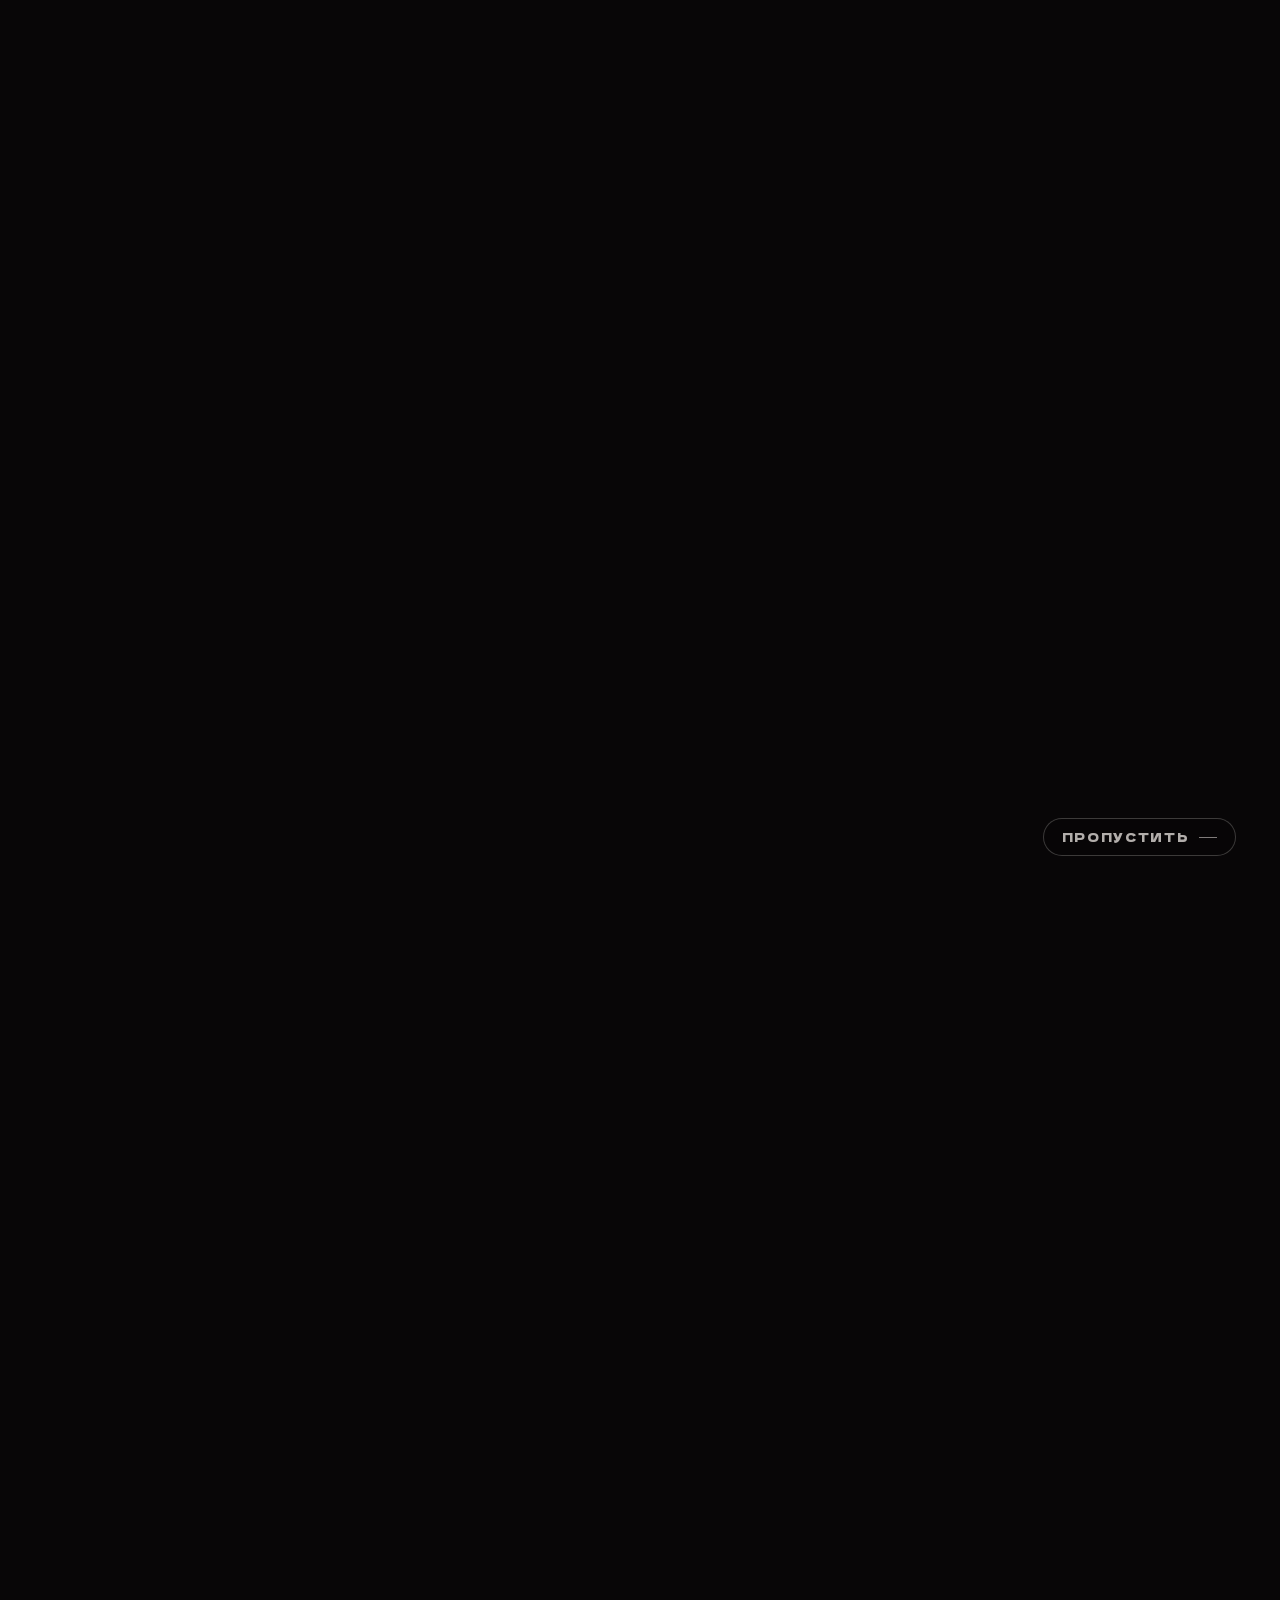
<file: site/index.html>
<!DOCTYPE html>
<html lang="ru" class="is-intro">
<head>
  <meta charset="UTF-8" />
  <meta name="viewport" content="width=device-width, initial-scale=1" />
  <title>Суровая премия — профессиональная премия в сфере интернет-маркетинга и SMM</title>
  <meta name="description" content="Суровая премия — профессиональная премия в сфере интернет-маркетинга и SMM от команды Сурового Питерского форума. Приём заявок: 24 октября 2026 — 17 марта 2027." />
  <meta name="robots" content="noindex, nofollow" />
  <meta name="theme-color" content="#080607" />
  <link rel="icon" href="logo.svg" type="image/svg+xml" />
  <link rel="preload" href="fonts/golos-text-cyrillic.woff2" as="font" type="font/woff2" crossorigin />
  <link rel="preload" href="fonts/golos-text-latin.woff2" as="font" type="font/woff2" crossorigin />
  <link rel="preload" href="fonts/Involve-Regular.woff2" as="font" type="font/woff2" crossorigin />
  <link rel="preload" href="fonts/dela-gothic-one-cyrillic.woff2" as="font" type="font/woff2" crossorigin />
  <link rel="stylesheet" href="css/tokens.css?v=10" />
  <link rel="stylesheet" href="css/style.css?v=139" />
  <link rel="stylesheet" href="css/typewriter.css?v=1" />
  <link rel="stylesheet" href="css/bike-loader.css?v=3" />
  <link rel="stylesheet" href="css/nominations-fire.css?v=1" />
  <link rel="stylesheet" href="css/tariffs.css?v=6" />
  <link rel="stylesheet" href="css/scroll-burn.css?v=9" />
  <link rel="stylesheet" href="css/fire.css?v=3" />
  <link rel="stylesheet" href="css/partners-form.css?v=1" />
  <link rel="stylesheet" href="css/shiny-button.css?v=2" />
  <link rel="stylesheet" href="css/fire-button.css?v=12" />
  <link rel="stylesheet" href="css/fire-buttons.css?v=4" />
  <link rel="stylesheet" href="css/intro.css?v=9" />
  <noscript>
    <style>
      .intro { display: none !important; }
      body.is-intro { position: static; overflow: auto; }
      html.is-intro { overflow: auto; }
      body.is-intro .site,
      body.is-intro .fire-scene { opacity: 1; pointer-events: auto; }
    </style>
  </noscript>

  <!-- Пиксели и метрики -->
  <script src="js/metrics.js?v=1" defer></script>
</head>
<body class="is-intro">

  <noscript><div><img src="https://mc.yandex.ru/watch/114110981" style="position:absolute; left:-9999px;" alt="" /></div></noscript>

  <!-- Заставка: огонь виден только внутри логотипа и слогана -->
  <div class="intro" id="intro" data-intro>
    <canvas class="intro__canvas" data-intro-canvas aria-hidden="true"></canvas>
    <div class="intro__vignette" aria-hidden="true"></div>
    <video class="intro__video"
           data-intro-video
           muted
           loop
           playsinline
           webkit-playsinline
           preload="auto"
           disablepictureinpicture
           disableremoteplayback
           aria-hidden="true"></video>

    <button class="intro__skip" type="button" data-intro-skip>Пропустить</button>
  </div>

<div class="fire-scene fire-scene--dim"
     data-fire-scene
     data-wait="full"
     data-rate="0.7"
     aria-hidden="true">
  <div class="fire-media">
    <video class="fire-video"
           muted
           loop
           playsinline
           webkit-playsinline
           preload="auto"
           disablepictureinpicture
           disableremoteplayback
           data-src-desktop="media/fire/fire-desktop-1440-loop.mp4"
           data-src-mobile="media/fire/fire-mobile-540-loop.mp4"></video>
  </div>

  <canvas class="fire-sparks" aria-hidden="true"></canvas>
</div>

<div class="site">

<header class="header">
  <div class="wrap header__inner">
    <a class="logo" href="index.html" aria-label="Суровая премия — на главную">
      <img class="logo__img" src="logo.svg" alt="Суровая премия" width="230" height="45" />
    </a>

    <nav class="nav" id="nav">
      <ul class="nav__list">
        <li><a href="#about">О премии</a></li>
        <li><a href="#nominations">Номинации</a></li>
        <li><a href="jury.html">Жюри</a></li>
        <li><a href="#pricing">Стоимость</a></li>
        <li><a href="#partners" data-partner-open>Стать партнёром</a></li>
        <li><a href="#contacts">Контакты</a></li>
      </ul>
      <a class="btn btn--sm" href="#pricing">Подать заявку</a>

      <div class="nav__contacts">
        <span class="nav__contacts-label">Контакты</span>
        <a class="nav__mail" href="mailto:info@smmconfa.ru">info@smmconfa.ru</a>
        <div class="socials nav__socials">
          <a class="socials__link socials__link--tg" href="https://t.me/surrrovo" target="_blank" rel="noopener" aria-label="Telegram" title="Telegram">
            <svg viewBox="0 0 44 37" role="img" aria-hidden="true" focusable="false"><path fill="currentColor" d="M2.68367 16.3994C2.68367 16.3994 21.9309 8.50037 28.6061 5.71892C31.1651 4.60643 39.843 1.04616 39.843 1.04616C39.843 1.04616 43.8482 -0.511328 43.5144 3.27129C43.4031 4.82893 42.5131 10.2804 41.6231 16.1769C40.288 24.5211 38.8417 33.644 38.8417 33.644C38.8417 33.644 38.6192 36.203 36.7278 36.648C34.8365 37.093 31.7213 35.0905 31.1651 34.6453C30.7199 34.3117 22.8209 29.3051 19.9283 26.8574C19.1494 26.19 18.2594 24.855 20.0394 23.2973C24.0447 19.6259 28.8286 15.0644 31.7213 12.1718C33.0564 10.8367 34.3914 7.72155 28.8286 11.5042C20.9296 16.9558 13.1417 22.0735 13.1417 22.0735C13.1417 22.0735 11.3616 23.186 8.02393 22.1847C4.68616 21.1835 0.792211 19.8484 0.792211 19.8484C0.792211 19.8484 -1.87776 18.1796 2.68367 16.3994Z"/></svg>
          </a>
          <a class="socials__link socials__link--vk" href="https://vk.com/smmconfa" target="_blank" rel="noopener" aria-label="ВКонтакте" title="ВКонтакте">
            <svg viewBox="0 0 49 30" role="img" aria-hidden="true" focusable="false"><path fill="currentColor" fill-rule="evenodd" clip-rule="evenodd" d="M47.6416 2.69182C47.9846 1.54843 47.6416 0.748047 46.0409 0.748047H40.705C39.3329 0.748047 38.7231 1.4722 38.3801 2.27258C38.3801 2.27258 35.6741 8.90429 31.8246 13.173C30.5669 14.4307 30.0333 14.8119 29.3472 14.8119C29.0042 14.8119 28.5088 14.4307 28.5088 13.2873V2.69182C28.5088 1.31975 28.1276 0.748047 26.9842 0.748047H18.5993C17.7608 0.748047 17.2272 1.39597 17.2272 1.96767C17.2272 3.26352 19.1329 3.56843 19.3616 7.15108V15.0024C19.3616 16.7175 19.0567 17.0224 18.3706 17.0224C16.5793 17.0224 12.1581 10.3907 9.56644 2.76805C9.03285 1.35786 8.53738 0.748047 7.1653 0.748047H1.82944C0.304906 0.748047 0 1.4722 0 2.27258C0 3.68277 1.79132 10.6956 8.42304 19.9572C12.8442 26.284 19.0567 29.7142 24.6974 29.7142C28.0895 29.7142 28.5088 28.9519 28.5088 27.656V22.8538C28.5088 21.3292 28.8137 21.0243 29.9189 21.0243C30.7193 21.0243 32.0533 21.4055 35.2167 24.4545C38.8375 28.0753 39.4473 29.7142 41.4673 29.7142H46.8031C48.3277 29.7142 49.0899 28.9519 48.6326 27.4655C48.1371 25.9791 46.422 23.8066 44.1352 21.2149C42.8775 19.7285 41.0099 18.1658 40.4763 17.3654C39.6759 16.3364 39.9046 15.879 40.4763 15.0024C40.4763 14.9643 46.9937 5.81712 47.6416 2.69182Z"/></svg>
          </a>
          <a class="socials__link socials__link--max" href="https://max.ru/channel_smmconfa" target="_blank" rel="noopener" aria-label="MAX" title="MAX">
            <svg viewBox="0 0 720 720" role="img" aria-hidden="true" focusable="false"><path fill="currentColor" d="M350.4,9.6C141.8,20.5,4.1,184.1,12.8,390.4c3.8,90.3,40.1,168,48.7,253.7,2.2,22.2-4.2,49.6,21.4,59.3,31.5,11.9,79.8-8.1,106.2-26.4,9-6.1,17.6-13.2,24.2-22,27.3,18.1,53.2,35.6,85.7,43.4,143.1,34.3,299.9-44.2,369.6-170.3C799.6,291.2,622.5-4.6,350.4,9.6h0ZM269.4,504c-11.3,8.8-22.2,20.8-34.7,27.7-18.1,9.7-23.7-.4-30.5-16.4-21.4-50.9-24-137.6-11.5-190.9,16.8-72.5,72.9-136.3,150-143.1,78-6.9,150.4,32.7,183.1,104.2,72.4,159.1-112.9,316.2-256.4,218.6h0Z"/></svg>
          </a>
        </div>
      </div>
    </nav>

    <a class="btn btn--sm header__cta" href="#pricing">Подать заявку</a>

    <a class="header__apply" href="#pricing">Подать заявку</a>

    <button class="burger" type="button" id="burger" aria-label="Меню" aria-expanded="false" aria-controls="nav">
      <span></span><span></span><span></span>
    </button>
  </div>
</header>

<main>

  <!-- 2. ПЕРВЫЙ ЭКРАН -->
  <section class="hero" id="top">
    <div class="wrap">
      <h1 class="hero__brand">
        <img class="hero__logo" src="logo.svg" alt="" width="230" height="45" />
        <span class="sr-only">Суровая премия</span>
      </h1>

      <p class="hero__sub" data-slogan><span data-slogan-line>Получи свой Оскар</span><br />в маркетинге</p>

      <div class="hero__bottom">
        <div class="hero__main">
          <div class="hero__text">
            <p class="lead">Профессиональная премия в сфере интернет-маркетинга и SMM от команды Сурового Питерского форума.</p>
            <p class="lead">За каждым сильным кейсом стоят люди. Представьте свой проект экспертному жюри и поборитесь за профессиональное признание результатов вашей работы.</p>
          </div>
        </div>

        <aside class="hero__aside">
          <div class="hero__cta">
            <a class="btn" href="#pricing">Подать заявку</a>
            <a class="shiny-btn shiny-btn--site shiny-btn--outline" href="#nominations"><span>Смотреть номинации</span></a>
          </div>

          <div class="dates-line">
            <div class="dates-line__label">Приём заявок</div>
            <div class="dates-line__value">24 октября 2026 — 17 марта 2027</div>
          </div>
          <div class="dates-line">
            <div class="dates-line__label">Церемония награждения</div>
            <div class="dates-line__value">28 апреля 2027</div>
          </div>
        </aside>
      </div>
    </div>

    <button class="fire-toggle" type="button" data-fire-toggle data-state="paused" hidden>
      <span class="sr-only" data-fire-label>Пауза фона</span>
      <svg class="fire-icon fire-icon--pause" viewBox="0 0 24 24" aria-hidden="true" focusable="false">
        <path d="M9 6v12M15 6v12" fill="none" stroke="currentColor" stroke-width="1.4" stroke-linecap="round"/>
      </svg>
      <svg class="fire-icon fire-icon--play" viewBox="0 0 24 24" aria-hidden="true" focusable="false">
        <path d="M9 6.5 18 12l-9 5.5z" fill="none" stroke="currentColor" stroke-width="1.4" stroke-linejoin="round"/>
      </svg>
    </button>
  </section>

  <!-- 3. О ПРЕМИИ -->
  <section class="section burn-host" id="about">
    <div class="wrap">
      <div class="section-head">
        <span class="eyebrow">О премии</span>
        <h2>О Суровой премии</h2>
      </div>
      <div class="grid grid--2 about">
        <div>
          <p>Суровая премия — профессиональный конкурс для специалистов, агентств и компаний, которые реализуют проекты в интернет-маркетинге и SMM.</p>
          <p style="margin-top:16px">Здесь можно представить собственную работу как специалиста или конкретный проект команды: рекламную кампанию, контент, комплексный SMM или маркетинг в определённой отрасли.</p>
        </div>
        <div>
          <p>Основа участия — кейс с подтверждёнными результатами. Экспертное жюри рассмотрит представленные работы, сформирует шорт-лист и определит победителей в номинациях.</p>
        </div>
      </div>
    </div>
    <div class="burn burn--viewport" data-burn data-color="#ECE9E3" aria-hidden="true"></div>
  </section>

  <!-- 4. МИССИЯ -->
  <section class="section section--soft burn-next burn-host" id="mission">
    <div class="wrap">
      <div class="mission">
        <span class="eyebrow">Миссия</span>
        <h2 class="mission__title" data-burn-title style="margin-bottom:32px"><span class="mission__baseline" aria-hidden="true"></span><span class="mission__title-text">Сильная работа заслуживает признания</span><canvas class="mission__burn" aria-hidden="true"></canvas></h2>
        <div class="prose">
          <p>За результатами маркетинга стоят люди: их идеи, решения, эксперименты и месяцы работы. Часто эти достижения остаются внутри команды или в отчёте для заказчика.</p>
          <p>Мы создаём Суровую премию, чтобы находить сильные работы в интернет-маркетинге и SMM и отмечать специалистов и команды, которые за ними стоят.</p>
          <p>Чтобы профессиональное признание опиралось на конкретные кейсы и подтверждённые результаты.</p>
        </div>
      </div>
    </div>
    <div class="burn burn--viewport" data-burn data-color="#080607" aria-hidden="true"></div>
  </section>

  <!-- 5. ПРИНЦИПЫ -->
  <section class="section section--principles burn-next burn-host" id="principles">
    <div class="wrap">
      <div class="mission">
        <span class="eyebrow">Принципы премии</span>
        <h2 style="margin-bottom:32px">Победу нельзя купить</h2>
        <div class="prose">
          <p>Работы рассмотрит небольшой состав экспертов с многолетним опытом в интернет-маркетинге и SMM.</p>
          <p>Мы строим оценку на единых правилах и независимости решений. Принцип Суровой премии — исключить обмен голосами и договорённости о взаимной поддержке участников.</p>
          <p>Оплата даёт возможность представить работу на конкурс. Награду определяет экспертная оценка кейса.</p>
        </div>
      </div>
    </div>
    <div class="axe" aria-hidden="true"><img src="img/topor.png" alt="" width="335" height="400" loading="eager" decoding="async" /></div>
    <div class="burn burn--viewport" data-burn data-color="#ECE9E3" aria-hidden="true"></div>
  </section>

  <!-- 6. ДЛЯ КОГО -->
  <section class="section section--soft burn-next burn-host" id="participants">
    <div class="wrap">
      <div class="section-head">
        <span class="eyebrow">Кто может участвовать</span>
        <h2>Для тех, кто делает маркетинг</h2>
        <p class="lead">Работаете самостоятельно, развиваете агентство или отвечаете за маркетинг внутри компании? Если у вас есть реализованный проект и результаты, которые можно подтвердить, рассмотрите участие в Суровой премии.</p>
        <p class="lead">К участию рассматриваются проекты, реализованные в 2025–2026 годах.</p>
      </div>

      <div class="grid grid--3">
        <article class="card">
          <span class="card__num">01</span>
          <h3>Специалисты и фрилансеры</h3>
          <p class="muted">Работаете на себя или в найме и самостоятельно ведёте направление? В блоке «Люди в маркетинге» можно представить собственную работу и профессиональные достижения.</p>
          <img class="card__figure" src="img/relics/3-compass.webp" alt="" width="600" height="600" loading="lazy" decoding="async" />
        </article>
        <article class="card">
          <span class="card__num">02</span>
          <h3>Агентства и группы специалистов</h3>
          <p class="muted">Создаёте проекты для заказчиков? Представьте кейс, который показывает, какие задачи вы решаете, как работаете и какого результата добиваетесь. Оцениваем конкретные проекты и кампании.</p>
          <img class="card__figure" src="img/relics-3/3-luchina-bundle.webp" alt="" width="600" height="600" loading="lazy" decoding="async" />
        </article>
        <article class="card">
          <span class="card__num">03</span>
          <h3>Бренды и инхаус-команды</h3>
          <p class="muted">Развиваете маркетинг своего бизнеса? Покажите кампанию, контентный или SMM-проект, в котором решения вашей команды помогли достичь поставленных целей.</p>
          <img class="card__figure" src="img/relics-3/5-guardian.webp" alt="" width="600" height="600" loading="lazy" decoding="async" />
        </article>
      </div>

      <div style="margin-top:32px">
        <span class="fb-anchor" data-fire-button>
          <canvas class="fb-canvas" aria-hidden="true"></canvas>
          <a class="shiny-btn shiny-btn--site" href="#pricing"><span>Подать заявку</span></a>
        </span>
      </div>
    </div>

    <div class="key-art" aria-hidden="true">
      <img src="img/relics-2/3-key.webp" alt="" width="600" height="600" loading="lazy" decoding="async" />
    </div>
    <div class="burn burn--viewport" data-burn data-color="#080607" aria-hidden="true"></div>
  </section>

  <!-- 7. ЗАЧЕМ УЧАСТВОВАТЬ -->
  <section class="section burn-next burn-host" id="benefits">
    <div class="wrap">
      <div class="section-head">
        <span class="eyebrow">Зачем участвовать</span>
        <h2>Ваш результат может стать вашим преимуществом</h2>
      </div>

      <div class="grid grid--4">
        <article class="card">
          <h3>Заявить о своей работе</h3>
          <p class="muted">Представьте на конкурс проект, которым гордитесь. Покажите, что стоит за итоговыми цифрами: вашу идею, принятые решения и вклад в результат.</p>
          <img class="card__figure" src="img/relics-3/6-chest.webp" alt="" width="600" height="600" loading="lazy" decoding="async" />
        </article>
        <article class="card">
          <h3>Побороться<br class="br-mobile" /> за профессиональное признание</h3>
          <p class="muted">Ваш кейс рассмотрит экспертное жюри. Прохождение в шорт-лист или победа станут подтверждением того, что ваша работа получила признание по итогам конкурсной оценки.</p>
          <img class="card__figure" src="img/relics-3/2-scroll-quill.webp" alt="" width="600" height="600" loading="lazy" decoding="async" />
        </article>
        <article class="card">
          <h3>Усилить портфолио<br class="br-mobile" /> и репутацию</h3>
          <p class="muted">Статус финалиста или победителя можно использовать в портфолио, презентациях и коммерческих предложениях. Это дополнительный аргумент, когда вы представляете себя работодателю или обсуждаете сотрудничество с заказчиком.</p>
          <img class="card__figure" src="img/relics-3/1-lantern.webp" alt="" width="600" height="600" loading="lazy" decoding="async" />
        </article>
        <article class="card">
          <h3>Сделать достижения команды заметнее</h3>
          <p class="muted">Подача кейса — повод собрать результаты совместной работы и показать вклад команды. А выход в шорт-лист или победа дадут основание рассказать об этих достижениях клиентам и профессиональному сообществу.</p>
          <img class="card__figure" src="img/relics-2/4-cup.webp" alt="" width="600" height="600" loading="lazy" decoding="async" />
        </article>
      </div>

      <div style="margin-top:32px">
        <span class="fb-anchor" data-fire-button>
          <canvas class="fb-canvas" aria-hidden="true"></canvas>
          <a class="shiny-btn shiny-btn--site" href="#nominations"><span>Выбрать номинацию</span></a>
        </span>
      </div>
    </div>

    <div class="quill" aria-hidden="true">
      <img src="img/relics-2/5-quill.webp" alt="" width="800" height="800" loading="lazy" decoding="async" />
    </div>
    <div class="burn burn--viewport" data-burn data-color="#ECE9E3" aria-hidden="true"></div>
  </section>

  <!-- 8. НОМИНАЦИИ -->
  <section class="section section--soft burn-next burn-host" id="nominations">
    <div class="wrap">
      <div class="section-head">
        <span class="eyebrow">Номинации</span>
        <h2>В какой номинации заявить о себе?</h2>
        <p class="lead">В Суровой премии пять направлений. Выберите то, которое лучше всего раскрывает вашу работу: личные достижения, рекламную кампанию, отраслевой кейс, контент или комплексный SMM-проект.</p>
      </div>

      <div class="fire-slot" aria-hidden="true">
        <div class="fire">
          <div class="fire-left">
            <div class="main-fire"></div>
            <div class="particle-fire"></div>
          </div>
          <div class="fire-center">
            <div class="main-fire"></div>
            <div class="particle-fire"></div>
          </div>
          <div class="fire-right">
            <div class="main-fire"></div>
            <div class="particle-fire"></div>
          </div>
          <div class="fire-bottom">
            <div class="main-fire"></div>
          </div>
        </div>
      </div>

      <!-- 8.1 -->
      <details class="nom-group" open>
        <summary class="nom-group__summary">
          <span class="nom-group__toggle" aria-hidden="true"></span>
          <span class="nom-group__title">
            <span class="nom-group__heading" role="heading" aria-level="3">Люди в маркетинге</span>
            <span class="nom-group__desc">Для фрилансеров и специалистов в найме, которые самостоятельно ведут направление. Здесь важны ваша работа, профессиональные решения и личный вклад в результат.</span>
          </span>
          <span class="nom-group__count">14 номинаций</span>
        </summary>
        <div class="nom-group__body">
          <ul class="nom-list">
            <li>Лучший маркетолог</li>
            <li>Лучший трафик-менеджер <span class="nom-note">комплексная работа с трафиком на разных площадках</span></li>
            <li>Лучший специалист по Avito</li>
            <li>Лучший креатор <span class="nom-note">идея и реализация</span></li>
            <li>Лучший специалист по рекламе во ВКонтакте</li>
            <li>Лучший специалист по Яндекс.Директу</li>
            <li>Лучший специалист по TG ADS</li>
            <li>Лучший специалист по посевам в Telegram</li>
            <li>Лучший специалист по посевам в MAX</li>
            <li>Лучший SMM-специалист года</li>
            <li>Лучший PR-специалист <span class="nom-note">упоминания и охват</span></li>
            <li>Лучший контент-маркетолог</li>
            <li>Лучший инфлюенс-маркетолог</li>
            <li>Лучший комьюнити-менеджер</li>
          </ul>
          <span class="fb-anchor" data-fire-button>
            <canvas class="fb-canvas" aria-hidden="true"></canvas>
            <a class="shiny-btn shiny-btn--site" href="#pricing"><span>Подать заявку</span></a>
          </span>
        </div>
      </details>

      <!-- 8.2 -->
      <details class="nom-group">
        <summary class="nom-group__summary">
          <span class="nom-group__toggle" aria-hidden="true"></span>
          <span class="nom-group__title">
            <span class="nom-group__heading" role="heading" aria-level="3">Рекламные кампании</span>
            <span class="nom-group__desc">Для инхаус-команд, агентств и групп специалистов. Представьте конкретный проект: какую задачу решали, какие инструменты использовали и чего удалось добиться.</span>
          </span>
          <span class="nom-group__count">11 номинаций</span>
        </summary>
        <div class="nom-group__body">
          <ul class="nom-list">
            <li>Лучшая performance-кампания</li>
            <li>Лучшая рекламная кампания года в Яндекс.Директе</li>
            <li>Лучшая рекламная кампания года во ВКонтакте</li>
            <li>Лучшая рекламная кампания года на Авито</li>
            <li>Лучшая рекламная кампания года в Telegram</li>
            <li>Лучшее SEO</li>
            <li>Лучший email-маркетинг</li>
            <li>Лучший CRM-маркетинг</li>
            <li>Лучший продающий сайт года</li>
            <li>Лучший лендинг года</li>
            <li>Лучшая маркетинговая воронка</li>
          </ul>
          <span class="fb-anchor" data-fire-button>
            <canvas class="fb-canvas" aria-hidden="true"></canvas>
            <a class="shiny-btn shiny-btn--site" href="#pricing"><span>Подать заявку</span></a>
          </span>
        </div>
      </details>

      <!-- 8.3 -->
      <details class="nom-group">
        <summary class="nom-group__summary">
          <span class="nom-group__toggle" aria-hidden="true"></span>
          <span class="nom-group__title">
            <span class="nom-group__heading" role="heading" aria-level="3">Отраслевой маркетинг</span>
            <span class="nom-group__desc">Для проектов, в которых важно понимание конкретного рынка. Покажите, как вы учли особенности отрасли, нашли решение и получили результат с имеющимся бюджетом.</span>
          </span>
          <span class="nom-group__count">18 номинаций</span>
        </summary>
        <div class="nom-group__body">
          <ul class="nom-list">
            <li>Лучший маркетинг в медицине</li>
            <li>Лучший маркетинг в автомобильной отрасли</li>
            <li>Лучший маркетинг в HoReCa</li>
            <li>Лучший маркетинг в beauty-индустрии</li>
            <li>Лучший маркетинг в недвижимости</li>
            <li>Лучший маркетинг в туризме и гостеприимстве</li>
            <li>Лучший маркетинг детских товаров и услуг</li>
            <li>Лучший маркетинг в спорте и ЗОЖ</li>
            <li>Лучший маркетинг в образовании</li>
            <li>Лучший маркетинг в fashion</li>
            <li>Лучший маркетинг в финансовой сфере</li>
            <li>Лучший маркетинг в IT и digital-продуктах</li>
            <li>Лучший маркетинг в промышленности</li>
            <li>Лучший маркетинг в ритейле</li>
            <li>Лучший маркетинг в FMCG</li>
            <li>Лучший маркетинг культурных и развлекательных проектов</li>
            <li>Лучший маркетинг социальных и благотворительных проектов</li>
            <li>Лучший маркетинг для личного бренда</li>
          </ul>
          <span class="fb-anchor" data-fire-button>
            <canvas class="fb-canvas" aria-hidden="true"></canvas>
            <a class="shiny-btn shiny-btn--site" href="#pricing"><span>Подать заявку</span></a>
          </span>
        </div>
      </details>

      <!-- 8.4 -->
      <details class="nom-group">
        <summary class="nom-group__summary">
          <span class="nom-group__toggle" aria-hidden="true"></span>
          <span class="nom-group__title">
            <span class="nom-group__heading" role="heading" aria-level="3">Контент</span>
            <span class="nom-group__desc">Для кейсов, в которых сила контента раскрывается через охваты, вовлечённость, собственный язык и креативность. От отдельного видео до стратегии или медиа бренда.</span>
          </span>
          <span class="nom-group__count">11 номинаций</span>
        </summary>
        <div class="nom-group__body">
          <ul class="nom-list">
            <li>Лучший контент-маркетинг года</li>
            <li>Лучшая контентная стратегия года</li>
            <li>Лучшее медиа бренда года</li>
            <li>Лучший Telegram-канал года</li>
            <li>Лучшее сообщество года во ВКонтакте</li>
            <li>Лучший корпоративный блог года</li>
            <li>Лучший подкаст года</li>
            <li>Лучшее короткое видео года</li>
            <li>Лучшее длинное видео года</li>
            <li>Лучший YouTube-проект года</li>
            <li>Лучший UGC-проект года</li>
          </ul>
          <span class="fb-anchor" data-fire-button>
            <canvas class="fb-canvas" aria-hidden="true"></canvas>
            <a class="shiny-btn shiny-btn--site" href="#pricing"><span>Подать заявку</span></a>
          </span>
        </div>
      </details>

      <!-- 8.5 -->
      <details class="nom-group">
        <summary class="nom-group__summary">
          <span class="nom-group__toggle" aria-hidden="true"></span>
          <span class="nom-group__title">
            <span class="nom-group__heading" role="heading" aria-level="3">SMM</span>
            <span class="nom-group__desc">Для комплексных проектов в социальных сетях. Здесь рассматриваем работу, которая объединяет контент, привлечение аудитории, рост подписчиков и получение заявок.</span>
          </span>
          <span class="nom-group__count">9 номинаций</span>
        </summary>
        <div class="nom-group__body">
          <ul class="nom-list">
            <li>SMM-проект года во ВКонтакте</li>
            <li>SMM-проект года в Telegram</li>
            <li>SMM-проект года в TikTok</li>
            <li>SMM-проект года на YouTube</li>
            <li>SMM-проект года в Дзене</li>
            <li>SMM-проект года в Threads</li>
            <li>Комплексный SMM-проект года</li>
            <li>Комьюнити-менеджмент года</li>
            <li>SMM-проект в Нельзяграме</li>
          </ul>
          <span class="fb-anchor" data-fire-button>
            <canvas class="fb-canvas" aria-hidden="true"></canvas>
            <a class="shiny-btn shiny-btn--site" href="#pricing"><span>Подать заявку</span></a>
          </span>
        </div>
      </details>

      <div class="cta-strip cta-strip--figure">
        <div class="cta-strip__text">
          <h3>Не уверены, какую номинацию выбрать?</h3>
          <p class="muted">Расскажите о своём проекте команде премии. Поможем сориентироваться в направлениях и требованиях к подаче.</p>
          <a class="btn" href="https://salebot.site/st/bw6e/conf_surov_forum_prem" target="_blank" rel="noopener">Подобрать номинацию</a>
        </div>
        <img class="cta-strip__figure" src="img/relics-2/2-scroll-crop.webp" alt="" width="400" height="627" loading="lazy" decoding="async" />
      </div>
    </div>
    <div class="burn burn--viewport" data-burn data-color="#080607" aria-hidden="true"></div>
  </section>

  <!-- 9. СТОИМОСТЬ -->
  <section class="section burn-next burn-host" id="pricing">
    <div class="wrap">
      <div class="section-head">
        <span class="eyebrow">Стоимость</span>
        <h2>Стоимость участия</h2>
        <p class="lead">Выберите подходящую номинацию и период подачи. Стоимость участия повышается по мере приближения окончания приёма заявок.</p>
      </div>

      <div class="tariff-posters">
        <div class="poster-row">
          <article class="poster-card poster-card--people">
            <div class="poster-grain" aria-hidden="true"></div>
            <div class="poster-grid" aria-hidden="true"></div>
            <div class="poster-orb" aria-hidden="true"></div>

            <h3 class="poster-type">
              <span class="poster-word">Люди</span>
              <span class="poster-word poster-word--outline">в маркетинге</span>
            </h3>

            <div class="poster-tape" aria-hidden="true">
              <div class="poster-tape__scroll">
                <span>9&nbsp;900&nbsp;₽ // ДЛЯ ФРИЛАНСЕРОВ И СПЕЦИАЛИСТОВ В НАЙМЕ. // ПОДАТЬ ЗАЯВКУ //</span>
                <span>9&nbsp;900&nbsp;₽ // ДЛЯ ФРИЛАНСЕРОВ И СПЕЦИАЛИСТОВ В НАЙМЕ. // ПОДАТЬ ЗАЯВКУ //</span>
              </div>
            </div>

            <div class="poster-foot">
              <div class="poster-barcode" aria-hidden="true"></div>
              <div class="poster-info">
                <p class="poster-price">9&nbsp;900&nbsp;₽</p>
                <p>Для фрилансеров<br />и специалистов в найме.<span class="poster-date">С 19 ноября — 11&nbsp;990&nbsp;₽.</span></p>
                <a class="poster-cta" href="https://salebot.site/st/bw6e/conf_surov_forum_prem" target="_blank" rel="noopener" aria-label="Подать заявку — Люди в маркетинге, 9 900 ₽">Подать заявку</a>
              </div>
            </div>
          </article>

          <article class="poster-card">
            <div class="poster-grain" aria-hidden="true"></div>
            <div class="poster-grid" aria-hidden="true"></div>
            <div class="poster-orb" aria-hidden="true"></div>

            <h3 class="poster-type">
              <span class="poster-word">Участие</span>
              <span class="poster-word poster-word--outline">команд</span>
            </h3>

            <div class="poster-tape" aria-hidden="true">
              <div class="poster-tape__scroll">
                <span>24&nbsp;900&nbsp;₽ // ДЛЯ ИНХАУС-КОМАНД, АГЕНТСТВ И ГРУПП СПЕЦИАЛИСТОВ. // ПОДАТЬ ЗАЯВКУ //</span>
                <span>24&nbsp;900&nbsp;₽ // ДЛЯ ИНХАУС-КОМАНД, АГЕНТСТВ И ГРУПП СПЕЦИАЛИСТОВ. // ПОДАТЬ ЗАЯВКУ //</span>
              </div>
            </div>

            <div class="poster-foot">
              <div class="poster-barcode" aria-hidden="true"></div>
              <div class="poster-info">
                <p class="poster-price">24&nbsp;900&nbsp;₽</p>
                <p>Для инхаус-команд, агентств<br />и групп специалистов.<span class="poster-date">С 19 ноября — 27&nbsp;990&nbsp;₽.</span></p>
                <a class="poster-cta" href="https://salebot.site/st/bw6e/conf_surov_forum_prem" target="_blank" rel="noopener" aria-label="Подать заявку — Участие команд, 24 900 ₽">Подать заявку</a>
              </div>
            </div>
          </article>
        </div>
      </div>

      <div class="cta-strip">
        <div class="cta-strip__text">
          <h3>Планируете несколько заявок?</h3>
          <p class="muted">Для нескольких подач предусмотрены специальные условия. Менеджер поможет разобраться в вариантах и рассчитает стоимость.</p>
        </div>
        <a class="btn btn--ghost" href="https://salebot.site/st/bw6e/conf_surov_forum_prem" target="_blank" rel="noopener">Рассчитать стоимость</a>
      </div>

      <p class="lead" style="margin-top:24px;max-width:760px">Оплата предполагает участие в конкурсе. Прохождение в шорт-лист и победу определяет экспертная оценка.</p>
    </div>

    <div class="pricing-camera" aria-hidden="true">
      <img src="img/relics-3/download.webp" alt="" width="568" height="600" loading="lazy" decoding="async" />
    </div>
    <div class="burn burn--viewport" data-burn data-color="#ECE9E3" aria-hidden="true"></div>
  </section>

  <!-- 10. КАК ПРОХОДИТ УЧАСТИЕ -->
  <section class="section section--soft burn-next burn-host" id="how">
    <div class="wrap">
      <div class="section-head section-head--art">
        <span class="eyebrow">Как принять участие</span>
        <div class="head-art">
          <div class="typewriter" aria-hidden="true">
            <div class="slide"><i></i></div>
            <div class="paper"></div>
            <div class="keyboard"></div>
          </div>
          <h2>Как представить свою работу на премию</h2>
        </div>
      </div>

      <ol class="steps">
        <li>
          <div>
            <h3>Выберите номинацию</h3>
            <p class="muted">Найдите направление, которое соответствует вашему проекту. Если сомневаетесь, команда премии поможет с выбором.</p>
          </div>
        </li>
        <li>
          <div>
            <h3>Свяжитесь с нами через бот</h3>
            <p class="muted">Нажмите «Подать заявку». Менеджер ответит на вопросы и расскажет об условиях участия.</p>
          </div>
        </li>
        <li>
          <div>
            <h3>Оплатите участие</h3>
            <p class="muted">Получите ссылку на оплату выбранного варианта.</p>
          </div>
        </li>
        <li>
          <div>
            <h3>Получите доступ к личному кабинету</h3>
            <p class="muted">После подтверждения оплаты направим ссылку для подготовки конкурсной заявки.</p>
          </div>
        </li>
        <li>
          <div>
            <h3>Заполните и отправьте кейс</h3>
            <p class="muted">Опишите задачу, свою работу и результаты. Приложите подтверждающие материалы и отправьте кейс в установленный срок.</p>
          </div>
        </li>
      </ol>

      <p class="note-strong">Важно: для участия в отборе необходимо отправить заполненный кейс. Одна оплата не заменяет подачу конкурсной работы.</p>

      <div style="margin-top:28px">
        <span class="fb-anchor" data-fire-button>
          <canvas class="fb-canvas" aria-hidden="true"></canvas>
          <a class="shiny-btn shiny-btn--site" href="#pricing"><span>Подать заявку</span></a>
        </span>
      </div>
    </div>
    <div class="burn burn--viewport" data-burn data-color="#080607" aria-hidden="true"></div>
  </section>

  <!-- 11. КЛЮЧЕВЫЕ ДАТЫ -->
  <section class="section burn-next" id="dates">
    <div class="pocket-watch" aria-hidden="true">
      <img src="img/relics/1-pocket-watch.webp" alt="" width="600" height="600" loading="lazy" decoding="async" />
    </div>
    <div class="wrap">
      <div class="section-head">
        <span class="eyebrow">Этапы</span>
        <h2>Ключевые даты</h2>
      </div>

      <div class="timeline-panel">
        <div class="timeline">
          <div class="timeline__item">
            <div class="timeline__date">24 октября 2026 —<br />17 марта 2027</div>
            <div class="timeline__text">Приём заявок</div>
          </div>
          <div class="timeline__item">
            <div class="timeline__date">18 марта 2027 —<br />14 апреля 2027</div>
            <div class="timeline__text">Формирование шорт-листа</div>
          </div>
          <div class="timeline__item">
            <div class="timeline__date">До 21 апреля 2027</div>
            <div class="timeline__text">Финальный отбор и определение победителей</div>
          </div>
          <div class="timeline__item">
            <div class="timeline__date">28 апреля 2027</div>
            <div class="timeline__text">Объявление победителей и церемония награждения</div>
          </div>
        </div>
      </div>
    </div>
  </section>

  <!-- 13. ЧТО ПОЛУЧАЮТ УЧАСТНИКИ -->
  <section class="section burn-host" id="awards">
    <div class="wrap">
      <div class="section-head">
        <span class="eyebrow">Что получают участники</span>
        <h2>От участия к признанию</h2>
      </div>

      <div class="awards">
        <div class="awards-line" aria-hidden="true">
          <svg viewBox="0 0 1040 220" fill="none" focusable="false" preserveAspectRatio="none">
            <path class="awards-ridge" d="M10 214 L60 198 L110 212 L167 188 L225 214 L280 178 L333 164 L380 150 L410 158 L470 160 L520 132 L590 162 L650 120 L686 96 L740 80 L800 92 L873 20 L950 54 L1030 68" stroke="var(--brand-accent)" stroke-width="2" stroke-linecap="round" stroke-linejoin="miter" opacity=".85" />
            <path class="awards-glint" d="M10 214 L60 198 L110 212 L167 188 L225 214 L280 178 L333 164 L380 150 L410 158 L470 160 L520 132 L590 162 L650 120 L686 96 L740 80 L800 92 L873 20 L950 54 L1030 68" stroke="#fff" stroke-width="2.2" stroke-linecap="round" stroke-linejoin="round" />
            <circle class="awards-mark" cx="10" cy="214" r="3.5" fill="var(--brand-accent)" />
            <circle class="awards-mark awards-mark--pulse awards-mark--1" cx="167" cy="188" r="5" fill="var(--brand-accent)" />
            <circle class="awards-mark awards-mark--pulse awards-mark--2" cx="520" cy="132" r="5" fill="var(--brand-accent)" />
            <circle class="awards-mark awards-mark--pulse awards-mark--3" cx="873" cy="20" r="5" fill="var(--brand-accent)" />
            <circle class="awards-mark" cx="1030" cy="68" r="3.5" fill="var(--brand-accent)" />
          </svg>
        </div>

        <div class="grid grid--3 awards-grid">
        <article class="card">
          <div class="card__head">
            <span class="card__icon" aria-hidden="true">
              <svg viewBox="0 0 34 34" fill="none" focusable="false">
                <g stroke="currentColor" stroke-width="1.5" stroke-linecap="round" stroke-linejoin="round">
                  <path d="M8.5 5.5h11.2L25 10.8V25a2 2 0 0 1-2 2H10.5a2 2 0 0 1-2-2V7.5a2 2 0 0 1 2-2Z" />
                  <path d="M19.5 5.8V11h5.2" />
                  <path d="M12.5 15.5h7.5M12.5 19h5" />
                </g>
                <g stroke="var(--accent-text)" stroke-width="1.5" stroke-linecap="round" stroke-linejoin="round">
                  <circle cx="23.5" cy="23" r="3.2" />
                  <path d="M21.8 25.7 21 30l2.5-1.5 2.5 1.5-.8-4.3" />
                </g>
              </svg>
            </span>
            <span class="card__num">Участники</span>
          </div>
          <h3>Сертификат об участии</h3>
          <p class="muted">Рассмотрение поданной конкурсной заявки экспертным жюри и электронный сертификат об участии.</p>
          <span class="awards-dot" aria-hidden="true"></span>
        </article>
        <article class="card">
          <div class="card__head">
            <span class="card__icon" aria-hidden="true">
              <svg viewBox="0 0 34 34" fill="none" focusable="false">
                <g stroke="currentColor" stroke-width="1.5" stroke-linejoin="round">
                  <path d="M17 4.5 26 8v7.2c0 6.1-3.8 9.9-9 11.8-5.2-1.9-9-5.7-9-11.8V8l9-3.5Z" />
                </g>
                <g stroke="var(--accent-text)" stroke-width="2" stroke-linecap="round" stroke-linejoin="round">
                  <path d="m12 16.5 3.5 3.5 6.5-7" />
                </g>
              </svg>
            </span>
            <span class="card__num">Участники шорт-листа</span>
          </div>
          <h3>Сертификат о прохождении отбора</h3>
          <p class="muted">Сертификат о прохождении отбора и публикация в шорт-листе на официальном сайте премии. Возможность посетить церемонию награждения на условиях премии.</p>
          <span class="awards-dot" aria-hidden="true"></span>
        </article>
        <article class="card">
          <div class="card__head">
            <span class="card__icon" aria-hidden="true">
              <svg viewBox="0 0 34 34" fill="none" focusable="false">
                <g stroke="currentColor" stroke-width="1.5" stroke-linecap="round" stroke-linejoin="round">
                  <path d="m12.5 19.5-1.7 10.5 6.2-3.2 6.2 3.2-1.7-10.5" />
                  <circle cx="17" cy="13" r="7.2" />
                </g>
                <path d="m17 9.2 1.1 2.3 2.5.4-1.8 1.8.4 2.5-2.2-1.2-2.2 1.2.4-2.5-1.8-1.8 2.5-.4L17 9.2Z" stroke="var(--accent-text)" stroke-width="1.5" stroke-linejoin="round" />
              </svg>
            </span>
            <span class="card__num">Победители</span>
          </div>
          <h3>Диплом победителя</h3>
          <p class="muted">Диплом победителя, отличительный знак и публикация результатов на официальном сайте. Профессиональное достижение, о котором можно рассказать в портфолио, на сайте и в коммуникациях с клиентами.</p>
          <span class="awards-dot" aria-hidden="true"></span>
        </article>
        </div>
      </div>

      <p class="awards-note">Прохождение в шорт-лист и победа зависят от результатов конкурсного отбора.</p>
    </div>

    <div class="burn burn--viewport" data-burn data-color="#ECE9E3" aria-hidden="true"></div>
  </section>

  <!-- 14. ПАРТНЁРЫ -->
  <section class="section section--soft burn-next burn-host" id="partners">
    <div class="wrap">
      <!-- Блок партнёров откроем, когда появятся логотипы.
      <div class="section-head">
        <span class="eyebrow">Партнёры</span>
        <h2>Партнёры Суровой премии</h2>
        <p class="muted">Место для логотипов подтверждённых партнёров.</p>
      </div>

      <div class="partners__logos" style="margin-bottom:40px">
        <div class="ph">Логотип партнёра</div>
        <div class="ph">Логотип партнёра</div>
        <div class="ph">Логотип партнёра</div>
        <div class="ph">Логотип партнёра</div>
      </div>
      -->

      <div class="partners">
        <div class="partners__text">
          <h3 style="margin-bottom:14px">Станьте партнёром Суровой премии</h3>
          <p class="muted">Поддержите специалистов и команды, которые развивают интернет-маркетинг и SMM, и представьте свой бренд в контексте профессионального события.</p>
          <p class="muted" style="margin-top:12px">Обсудим задачи вашей компании и подходящий формат сотрудничества.</p>
        </div>
        <button class="btn" type="button" data-partner-open>Обсудить партнёрство</button>
      </div>
    </div>

    <div class="lamp" aria-hidden="true">
      <img src="img/relics-3/5-lamp-crop.webp" alt="" width="400" height="286" loading="lazy" decoding="async" />
    </div>
    <div class="burn burn--viewport" data-burn data-color="#080607" aria-hidden="true"></div>
  </section>

  <!-- 15. ОРГАНИЗАТОРЫ -->
  <section class="section burn-next burn-host" id="organizer">
    <div class="wrap">
      <div class="section-head section-head--art">
        <span class="eyebrow">Организаторы</span>
        <div class="head-art">
          <div class="bike" aria-hidden="true">
            <svg class="loader" viewBox="0 0 48 30" width="48" height="30" focusable="false">
              <g fill="none" stroke="currentColor" stroke-linecap="round" stroke-linejoin="round" stroke-width="1">
                <g transform="translate(9.5,19)">
                  <circle class="loader_tire" r="9" stroke-dasharray="56.549 56.549"></circle>
                  <g class="loader_spokes-spin" stroke-dasharray="31.416 31.416" stroke-dashoffset="-23.562">
                    <circle class="loader_spokes" r="5"></circle>
                    <circle class="loader_spokes" r="5" transform="rotate(180,0,0)"></circle>
                  </g>
                </g>
                <g transform="translate(24,19)">
                  <g class="loader_pedals-spin" stroke-dasharray="25.133 25.133" stroke-dashoffset="-21.991" transform="rotate(67.5,0,0)">
                    <circle class="loader_pedals" r="4"></circle>
                    <circle class="loader_pedals" r="4" transform="rotate(180,0,0)"></circle>
                  </g>
                </g>
                <g transform="translate(38.5,19)">
                  <circle class="loader_tire" r="9" stroke-dasharray="56.549 56.549"></circle>
                  <g class="loader_spokes-spin" stroke-dasharray="31.416 31.416" stroke-dashoffset="-23.562">
                    <circle class="loader_spokes" r="5"></circle>
                    <circle class="loader_spokes" r="5" transform="rotate(180,0,0)"></circle>
                  </g>
                </g>
                <polyline class="loader_seat" points="14 3,18 3" stroke-dasharray="5 5"></polyline>
                <polyline class="loader_body" points="16 3,24 19,9.5 19,18 8,34 7,24 19" stroke-dasharray="79 79"></polyline>
                <path class="loader_handlebars" d="m30,2h6s1,0,1,1-1,1-1,1" stroke-dasharray="10 10"></path>
                <polyline class="loader_front" points="32.5 2,38.5 19" stroke-dasharray="19 19"></polyline>
              </g>
            </svg>
          </div>
          <h2>От команды Сурового Питерского форума</h2>
        </div>
      </div>

      <div class="founders">
        <article class="founder">
          <div class="founder__photo founder__photo--ignite" data-ignite>
            <img class="ignite__bw" src="img/rumantsev-bw.jpg" alt="Дмитрий Румянцев" width="820" height="820" />
            <img class="ignite__color" src="img/rumantsev.jpg" alt="" aria-hidden="true" width="820" height="820" />
            <canvas class="ignite__canvas" aria-hidden="true"></canvas>
          </div>
          <h3 class="founder__name">Дмитрий Румянцев</h3>
          <p class="founder__text">Мы создаём события, на которых специалисты и предприниматели обсуждают практику интернет-маркетинга, делятся опытом и находят профессиональные связи.</p>
        </article>

        <article class="founder">
          <div class="founder__photo founder__photo--logo">
            <img src="img/logo-forum.svg" alt="Команда Сурового Питерского форума" width="57" height="46" loading="eager" />
          </div>
          <h3 class="founder__name">Команда Сурового питерского форума</h3>
          <p class="founder__text">Суровая премия продолжает эту работу: теперь вы можете представить собственный кейс на конкурс и побороться за признание своих результатов.</p>
        </article>
      </div>

      <p class="founders__more"><a class="btn btn--ghost" href="https://smmconfa.ru" target="_blank" rel="noopener">О Суровом Питерском форуме</a></p>
    </div>
    <div class="burn burn--viewport" data-burn data-color="#ECE9E3" aria-hidden="true"></div>
  </section>

  <!-- 16. FAQ -->
  <section class="section section--soft burn-next burn-host" id="faq">
    <div class="wrap">
      <div class="section-head">
        <span class="eyebrow">FAQ</span>
        <h2>Вопросы и ответы</h2>
      </div>

      <div class="faq">
        <details>
          <summary>Кто может участвовать?</summary>
          <p>Фрилансеры и специалисты в найме, которые самостоятельно ведут направление, а также агентства, группы специалистов и инхаус-команды компаний. Для персональных достижений предусмотрен блок «Люди в маркетинге», для проектов — остальные направления премии.</p>
        </details>
        <details>
          <summary>Какие проекты можно представить?</summary>
          <p>Реализованные проекты за 2025–2026 годы в сфере интернет-маркетинга и SMM. В кейсе нужно раскрыть задачу, выполненную работу и результаты, подкрепив их материалами.</p>
        </details>
        <details>
          <summary>Можно ли участвовать агентству?</summary>
          <p>Да. Агентство может представить свои проекты и рекламные кампании в соответствующих номинациях. Отдельную награду «Лучшее агентство» в этом сезоне не присуждаем.</p>
        </details>
        <details>
          <summary>Как выбрать номинацию?</summary>
          <p>Ориентируйтесь на то, что хотите представить: свою работу как специалиста, рекламную кампанию, отраслевой кейс, контент или комплексный SMM-проект. Если подходят несколько вариантов, обратитесь к менеджеру — поможем разобраться.</p>
        </details>
        <details>
          <summary>Что должно быть в кейсе?</summary>
          <p>Задача проекта, выбранный подход, этапы реализации, результаты и материалы, которые их подтверждают. Подробные требования к оформлению и подтверждениям будут опубликованы в правилах участия.</p>
        </details>
        <details>
          <summary>Как проходит отбор?</summary>
          <p>Жюри рассматривает предоставленные кейсы и оценивает их по критериям премии. По итогам отбора формируется шорт-лист, затем определяются победители. Подробный порядок оценки будет опубликован в регламенте.</p>
        </details>
        <details>
          <summary>Кто входит в жюри?</summary>
          <p>Работы рассмотрит небольшой состав экспертов с многолетним опытом в интернет-маркетинге и SMM. Имена и информацию о профессиональном опыте опубликуем в разделе <a href="jury.html">«Жюри»</a>.</p>
        </details>
        <details>
          <summary>Оплата гарантирует награду?</summary>
          <p>Нет. Оплачивается участие в конкурсе. Прохождение в шорт-лист и победа зависят от экспертной оценки вашей работы.</p>
        </details>
        <details>
          <summary>Сколько стоит участие?</summary>
          <p>Участие в блоке «Люди в маркетинге» начинается от 9 900 ₽. Стоимость других вариантов и действующие цены смотрите в разделе <a href="#pricing">«Стоимость участия»</a>. Менеджер поможет уточнить тариф для вашего проекта и рассчитать несколько подач.</p>
        </details>
        <details>
          <summary>Можно ли подать несколько заявок?</summary>
          <p>Да, можно участвовать в нескольких номинациях. Для нескольких подач предусмотрены специальные условия — менеджер поможет рассчитать стоимость и уточнить требования.</p>
        </details>
        <details>
          <summary>Можно ли подать один проект в несколько номинаций?</summary>
          <p>Порядок подачи одного проекта в разные номинации будет указан в правилах. До оплаты менеджер поможет уточнить, какие варианты доступны для вашего кейса.</p>
        </details>
        <details>
          <summary>Как подать заявку и оплатить участие?</summary>
          <p>Нажмите «Подать заявку» и перейдите в бот. Менеджер проконсультирует вас и направит ссылку на оплату. После подтверждения оплаты вы получите доступ к личному кабинету для заполнения и отправки кейса.</p>
        </details>
        <details>
          <summary>Где узнать результаты?</summary>
          <p>Шорт-лист и победителей опубликуем на официальном сайте премии. Участники также получат уведомления по предусмотренным организаторами каналам связи.</p>
        </details>
        <details>
          <summary>Что получает участник?</summary>
          <p>Участники получают электронный сертификат об участии, а их конкурсные заявки проходят рассмотрение жюри.</p>
          <p>Участники шорт-листа получают сертификат о прохождении отбора, публикацию на сайте и возможность посетить церемонию на условиях премии.</p>
          <p>Победители получают диплом победителя и отличительный знак. Результаты также публикуются на официальном сайте.</p>
        </details>
        <details>
          <summary>Кто сможет посетить церемонию?</summary>
          <p>Возможность участия предусмотрена для тех, чьи проекты вошли в шорт-лист. Подробные условия посещения сообщим дополнительно.</p>
        </details>
        <details>
          <summary>Что делать, если данные проекта конфиденциальны?</summary>
          <p>До оплаты сообщите об этом менеджеру. Уточним у оргкомитета, какие материалы можно предоставить и допустим ли предложенный формат подтверждения результатов.</p>
        </details>
        <details>
          <summary>Можно ли вернуть оплату?</summary>
          <p>Порядок и условия возврата будут указаны в документах, регулирующих участие и оплату. Ознакомиться с ними необходимо до оплаты заявки.</p>
        </details>
        <details>
          <summary>Куда обратиться с вопросом?</summary>
          <p>Напишите команде Суровой премии через официальный бот или по электронной почте. Поможем с выбором номинации, требованиями к кейсу и условиями участия.</p>
        </details>
      </div>
    </div>

    <div class="faq-book" aria-hidden="true">
      <img src="img/relics/4-book.webp" alt="" width="600" height="600" loading="lazy" decoding="async" />
    </div>
    <div class="burn burn--viewport" data-burn data-color="#080607" aria-hidden="true"></div>
  </section>

  <!-- 17. КОНТАКТЫ -->
  <section class="section burn-next" id="contacts">
    <div class="wrap">
      <div class="contacts">
        <div>
          <span class="eyebrow">Контакты</span>
          <h2 style="margin-bottom:20px">С каким кейсом вы готовы заявить о себе?</h2>
          <p class="muted">Расскажите о проекте, которым гордитесь. Поможем подобрать направление, разобраться с требованиями и условиями участия.</p>
          <p style="margin-top:28px">
            <span class="fb-anchor" data-fire-button>
              <canvas class="fb-canvas" aria-hidden="true"></canvas>
              <a class="shiny-btn shiny-btn--site" href="https://salebot.site/st/bw6e/conf_surov_forum_prem" target="_blank" rel="noopener"><span>Обсудить участие</span></a>
            </span>
          </p>
        </div>
        <div>
          <ul class="contacts__list">
            <li><span>Телефон</span><a href="tel:+79330917007">8 933 091-70-07</a></li>
            <li><span>Электронная почта</span><a href="mailto:info@smmconfa.ru">info@smmconfa.ru</a></li>
          </ul>

          <div class="socials">
            <a class="socials__link socials__link--tg" href="https://t.me/surrrovo" target="_blank" rel="noopener" aria-label="Telegram" title="Telegram">
              <svg viewBox="0 0 44 37" role="img" aria-hidden="true" focusable="false"><path fill="currentColor" d="M2.68367 16.3994C2.68367 16.3994 21.9309 8.50037 28.6061 5.71892C31.1651 4.60643 39.843 1.04616 39.843 1.04616C39.843 1.04616 43.8482 -0.511328 43.5144 3.27129C43.4031 4.82893 42.5131 10.2804 41.6231 16.1769C40.288 24.5211 38.8417 33.644 38.8417 33.644C38.8417 33.644 38.6192 36.203 36.7278 36.648C34.8365 37.093 31.7213 35.0905 31.1651 34.6453C30.7199 34.3117 22.8209 29.3051 19.9283 26.8574C19.1494 26.19 18.2594 24.855 20.0394 23.2973C24.0447 19.6259 28.8286 15.0644 31.7213 12.1718C33.0564 10.8367 34.3914 7.72155 28.8286 11.5042C20.9296 16.9558 13.1417 22.0735 13.1417 22.0735C13.1417 22.0735 11.3616 23.186 8.02393 22.1847C4.68616 21.1835 0.792211 19.8484 0.792211 19.8484C0.792211 19.8484 -1.87776 18.1796 2.68367 16.3994Z"/></svg>
            </a>
            <a class="socials__link socials__link--vk" href="https://vk.com/smmconfa" target="_blank" rel="noopener" aria-label="ВКонтакте" title="ВКонтакте">
              <svg viewBox="0 0 49 30" role="img" aria-hidden="true" focusable="false"><path fill="currentColor" fill-rule="evenodd" clip-rule="evenodd" d="M47.6416 2.69182C47.9846 1.54843 47.6416 0.748047 46.0409 0.748047H40.705C39.3329 0.748047 38.7231 1.4722 38.3801 2.27258C38.3801 2.27258 35.6741 8.90429 31.8246 13.173C30.5669 14.4307 30.0333 14.8119 29.3472 14.8119C29.0042 14.8119 28.5088 14.4307 28.5088 13.2873V2.69182C28.5088 1.31975 28.1276 0.748047 26.9842 0.748047H18.5993C17.7608 0.748047 17.2272 1.39597 17.2272 1.96767C17.2272 3.26352 19.1329 3.56843 19.3616 7.15108V15.0024C19.3616 16.7175 19.0567 17.0224 18.3706 17.0224C16.5793 17.0224 12.1581 10.3907 9.56644 2.76805C9.03285 1.35786 8.53738 0.748047 7.1653 0.748047H1.82944C0.304906 0.748047 0 1.4722 0 2.27258C0 3.68277 1.79132 10.6956 8.42304 19.9572C12.8442 26.284 19.0567 29.7142 24.6974 29.7142C28.0895 29.7142 28.5088 28.9519 28.5088 27.656V22.8538C28.5088 21.3292 28.8137 21.0243 29.9189 21.0243C30.7193 21.0243 32.0533 21.4055 35.2167 24.4545C38.8375 28.0753 39.4473 29.7142 41.4673 29.7142H46.8031C48.3277 29.7142 49.0899 28.9519 48.6326 27.4655C48.1371 25.9791 46.422 23.8066 44.1352 21.2149C42.8775 19.7285 41.0099 18.1658 40.4763 17.3654C39.6759 16.3364 39.9046 15.879 40.4763 15.0024C40.4763 14.9643 46.9937 5.81712 47.6416 2.69182Z"/></svg>
            </a>
            <a class="socials__link socials__link--max" href="https://max.ru/channel_smmconfa" target="_blank" rel="noopener" aria-label="MAX" title="MAX">
              <svg viewBox="0 0 720 720" role="img" aria-hidden="true" focusable="false"><path fill="currentColor" d="M350.4,9.6C141.8,20.5,4.1,184.1,12.8,390.4c3.8,90.3,40.1,168,48.7,253.7,2.2,22.2-4.2,49.6,21.4,59.3,31.5,11.9,79.8-8.1,106.2-26.4,9-6.1,17.6-13.2,24.2-22,27.3,18.1,53.2,35.6,85.7,43.4,143.1,34.3,299.9-44.2,369.6-170.3C799.6,291.2,622.5-4.6,350.4,9.6h0ZM269.4,504c-11.3,8.8-22.2,20.8-34.7,27.7-18.1,9.7-23.7-.4-30.5-16.4-21.4-50.9-24-137.6-11.5-190.9,16.8-72.5,72.9-136.3,150-143.1,78-6.9,150.4,32.7,183.1,104.2,72.4,159.1-112.9,316.2-256.4,218.6h0Z"/></svg>
            </a>
          </div>

          <p style="margin-top:24px">
            <span class="fb-anchor" data-fire-button>
              <canvas class="fb-canvas" aria-hidden="true"></canvas>
              <button class="shiny-btn shiny-btn--site" type="button" data-partner-open><span>По вопросам партнёрства</span></button>
            </span>
          </p>
        </div>
      </div>
    </div>

    <div class="torch" aria-hidden="true">
      <img src="img/relics-2/6-luchina.webp" alt="" width="800" height="800" loading="lazy" decoding="async" />
    </div>
  </section>

</main>

<footer class="footer">
  <div class="wrap">
    <div class="footer__top">
      <div>
        <a class="logo" href="index.html" aria-label="Суровая премия — на главную">
          <img class="logo__img" src="logo.svg" alt="Суровая премия" width="230" height="45" />
        </a>
        <p class="footer__tagline">Профессиональная премия в сфере digital-маркетинга.</p>
        <p style="margin-top:24px"><a class="btn btn--sm" href="#pricing">Подать заявку</a></p>
      </div>

      <div class="footer__col">
        <h3>Разделы</h3>
        <ul>
          <li><a href="#about">О премии</a></li>
          <li><a href="#nominations">Номинации</a></li>
          <li><a href="#pricing">Стоимость</a></li>
          <li><a href="jury.html">Жюри</a></li>
          <li><a href="#faq">FAQ</a></li>
          <li><a href="#contacts">Контакты</a></li>
        </ul>
      </div>

      <div class="footer__col">
        <h3>Документы</h3>
        <ul>
          <li><a href="https://disk.yandex.ru/i/xFhbK633s1WSog" target="_blank" rel="noopener">Регламент премии</a></li>
          <li><a href="docs/privacy" target="_blank" rel="noopener">Политика обработки персональных данных</a></li>
          <li><a href="docs/consent" target="_blank" rel="noopener">Согласие на обработку персональных данных</a></li>
          <li><a href="docs/oferta" target="_blank" rel="noopener">Оферта</a></li>
        </ul>
      </div>
    </div>

    <div class="footer__bottom">
      <span>© Ивентология, 2026. Все права защищены.</span>
    </div>
  </div>
</footer>

<!-- Форма «Заявка на партнёрство» -->
<div class="pf-modal" id="partner-form" hidden>
  <div class="pf-modal__backdrop" data-pf-close></div>
  <div class="pf-modal__dialog" role="dialog" aria-modal="true" aria-labelledby="pf-title" aria-describedby="pf-desc" tabindex="-1">
    <button class="pf-modal__close" type="button" aria-label="Закрыть форму" data-pf-close>
      <svg viewBox="0 0 16 16" fill="none" aria-hidden="true" focusable="false">
        <path d="M1 1L15 15M1 15L15 1" stroke="currentColor" stroke-width="1.5" stroke-linecap="square" />
      </svg>
    </button>

    <div class="pf-modal__body">
      <div class="pf-intro">
        <span class="eyebrow">Партнёрство</span>
        <h2 class="pf-title" id="pf-title">Стать партнёром</h2>
        <p class="pf-lead" id="pf-desc">Заполните форму — свяжемся, обсудим задачи вашей компании и подберём формат участия.</p>
      </div>

      <form class="pf-form" id="pf-form" action="mail/mail_partners.php" method="post" novalidate>
        <div class="pf-grid">
          <div class="pf-field">
            <label for="pf-name">Ваше имя <span class="pf-req" aria-hidden="true">*</span></label>
            <input id="pf-name" name="name" type="text" autocomplete="name" placeholder="Иван Петров" required />
            <p class="pf-error" data-error-for="name" hidden></p>
          </div>

          <div class="pf-field">
            <label for="pf-phone">Телефон <span class="pf-req" aria-hidden="true">*</span></label>
            <input id="pf-phone" name="phone" type="tel" inputmode="tel" autocomplete="tel" placeholder="+7 (999) 000-00-00" required />
            <p class="pf-error" data-error-for="phone" hidden></p>
          </div>

          <div class="pf-field">
            <label for="pf-email">E-mail <span class="pf-req" aria-hidden="true">*</span></label>
            <input id="pf-email" name="email" type="email" autocomplete="email" placeholder="name@company.ru" required />
            <p class="pf-error" data-error-for="email" hidden></p>
          </div>

          <div class="pf-field">
            <label for="pf-org">Организация <span class="pf-req" aria-hidden="true">*</span></label>
            <input id="pf-org" name="org" type="text" autocomplete="organization" placeholder="Название компании" required />
            <p class="pf-error" data-error-for="org" hidden></p>
          </div>

          <div class="pf-field pf-field--full">
            <label for="pf-budget">Бюджет на партнёрскую интеграцию <span class="pf-req" aria-hidden="true">*</span></label>
            <select id="pf-budget" name="budget" required>
              <option value="" selected disabled>Выберите бюджет</option>
              <option value="До 200 000 руб.">До 200 000 руб.</option>
              <option value="200 000 – 350 000 руб.">200 000 – 350 000 руб.</option>
              <option value="350 000 – 700 000 руб.">350 000 – 700 000 руб.</option>
              <option value="700 000 – 1 000 000 руб.">700 000 – 1 000 000 руб.</option>
              <option value="Более 1 000 000 руб.">Более 1 000 000 руб.</option>
              <option value="Рассматриваем бартер / услуги">Рассматриваем бартер / услуги</option>
            </select>
            <p class="pf-error" data-error-for="budget" hidden></p>
          </div>

          <div class="pf-field">
            <label for="pf-site">Ссылка на сайт компании</label>
            <input id="pf-site" name="company_website" type="text" inputmode="url" autocomplete="url" placeholder="company.ru" />
          </div>

          <div class="pf-field">
            <label for="pf-telegram">Контакт в Telegram</label>
            <input id="pf-telegram" name="telegram_contact" type="text" autocomplete="off" placeholder="@username" />
          </div>
        </div>

        <div class="pf-hp" aria-hidden="true">
          <label>Не заполняйте это поле<input type="text" name="company_fax" tabindex="-1" autocomplete="off" /></label>
        </div>

        <div class="pf-captcha-wrap">
          <div class="pf-captcha" id="pf-captcha" data-sitekey="ysc1_cIuSqAHfRwI8vgJC02zZhGbtLmBHYDQ6FSLQmarCe7ce21f0" data-hl="ru"></div>
          <p class="pf-error" data-error-for="captcha" hidden></p>
        </div>

        <label class="pf-check">
          <input type="checkbox" name="access" value="1" required />
          <span class="pf-check__box" aria-hidden="true"></span>
          <span class="pf-check__text">Даю своё согласие на <a href="docs/consent" target="_blank" rel="noopener noreferrer">обработку персональных данных</a> и принимаю условия <a href="docs/privacy" target="_blank" rel="noopener noreferrer">политики в отношении обработки персональных данных</a>.</span>
        </label>
        <p class="pf-error" data-error-for="access" hidden></p>

        <p class="pf-form__error" role="alert" hidden></p>

        <button class="btn pf-submit" type="submit">
          <span data-pf-submit-label>Отправить заявку</span>
        </button>

        <input type="hidden" name="theme" value="Стать партнёром" />
        <input type="hidden" name="source" value="premiya-site" />
      </form>

      <div class="pf-success" hidden>
        <span class="pf-success__icon" aria-hidden="true">
          <svg viewBox="0 0 24 24" fill="none" focusable="false">
            <path d="m4 12.5 5 5L20 6.5" stroke="currentColor" stroke-width="2" stroke-linecap="square" />
          </svg>
        </span>
        <h2 class="pf-success__title" tabindex="-1">Спасибо за заявку</h2>
        <p>Заявка отправлена. Мы свяжемся с вами в ближайшее время, чтобы обсудить формат партнёрства.</p>
        <button class="btn" type="button" data-pf-close>Закрыть</button>
      </div>
    </div>
  </div>
</div>

</div><!-- /.site -->

<script src="js/anim-pause.js?v=13" defer></script>
<script src="js/intro.js?v=13" defer></script>
<script>
  /* Сайт оживает после заставки: его скрипты подключаются на видимой
     странице, поэтому анимации стартуют на месте, а не за кадром. */
  (function () {
    var files = [
      'js/fire.js?v=7',
      'js/fire-button.js?v=56',
      'js/star-border.js?v=2',
      'js/smooth-scroll.js?v=11',
      'js/app.js?v=17',
      'js/partners-form.js?v=1',
      'js/ignite-reveal.js?v=12',
      'js/slogan.js?v=1',
      'js/scroll-burn.js?v=23'
    ];
    var started = false;

    function bootSite() {
      if (started) return;
      started = true;
      var i = 0;
      (function next() {
        if (i >= files.length) return;
        var s = document.createElement('script');
        s.src = files[i++];
        s.async = false;
        s.onload = next;
        s.onerror = next;
        document.body.appendChild(s);
      })();
    }

    document.addEventListener('intro:done', bootSite, { once: true });
    setTimeout(bootSite, 12000);
  })();
</script>
<script>
  /* Страховка: если заставка не завершилась (ошибка/зависание), открываем сайт. */
  setTimeout(function () {
    var intro = document.getElementById('intro');
    if (intro && !intro.hidden) {
      intro.hidden = true;
      document.body.classList.remove('is-intro');
      var site = document.querySelector('.site');
      if (site) site.inert = false;
    }
  }, 12000);
</script>
</body>
</html>
</file>
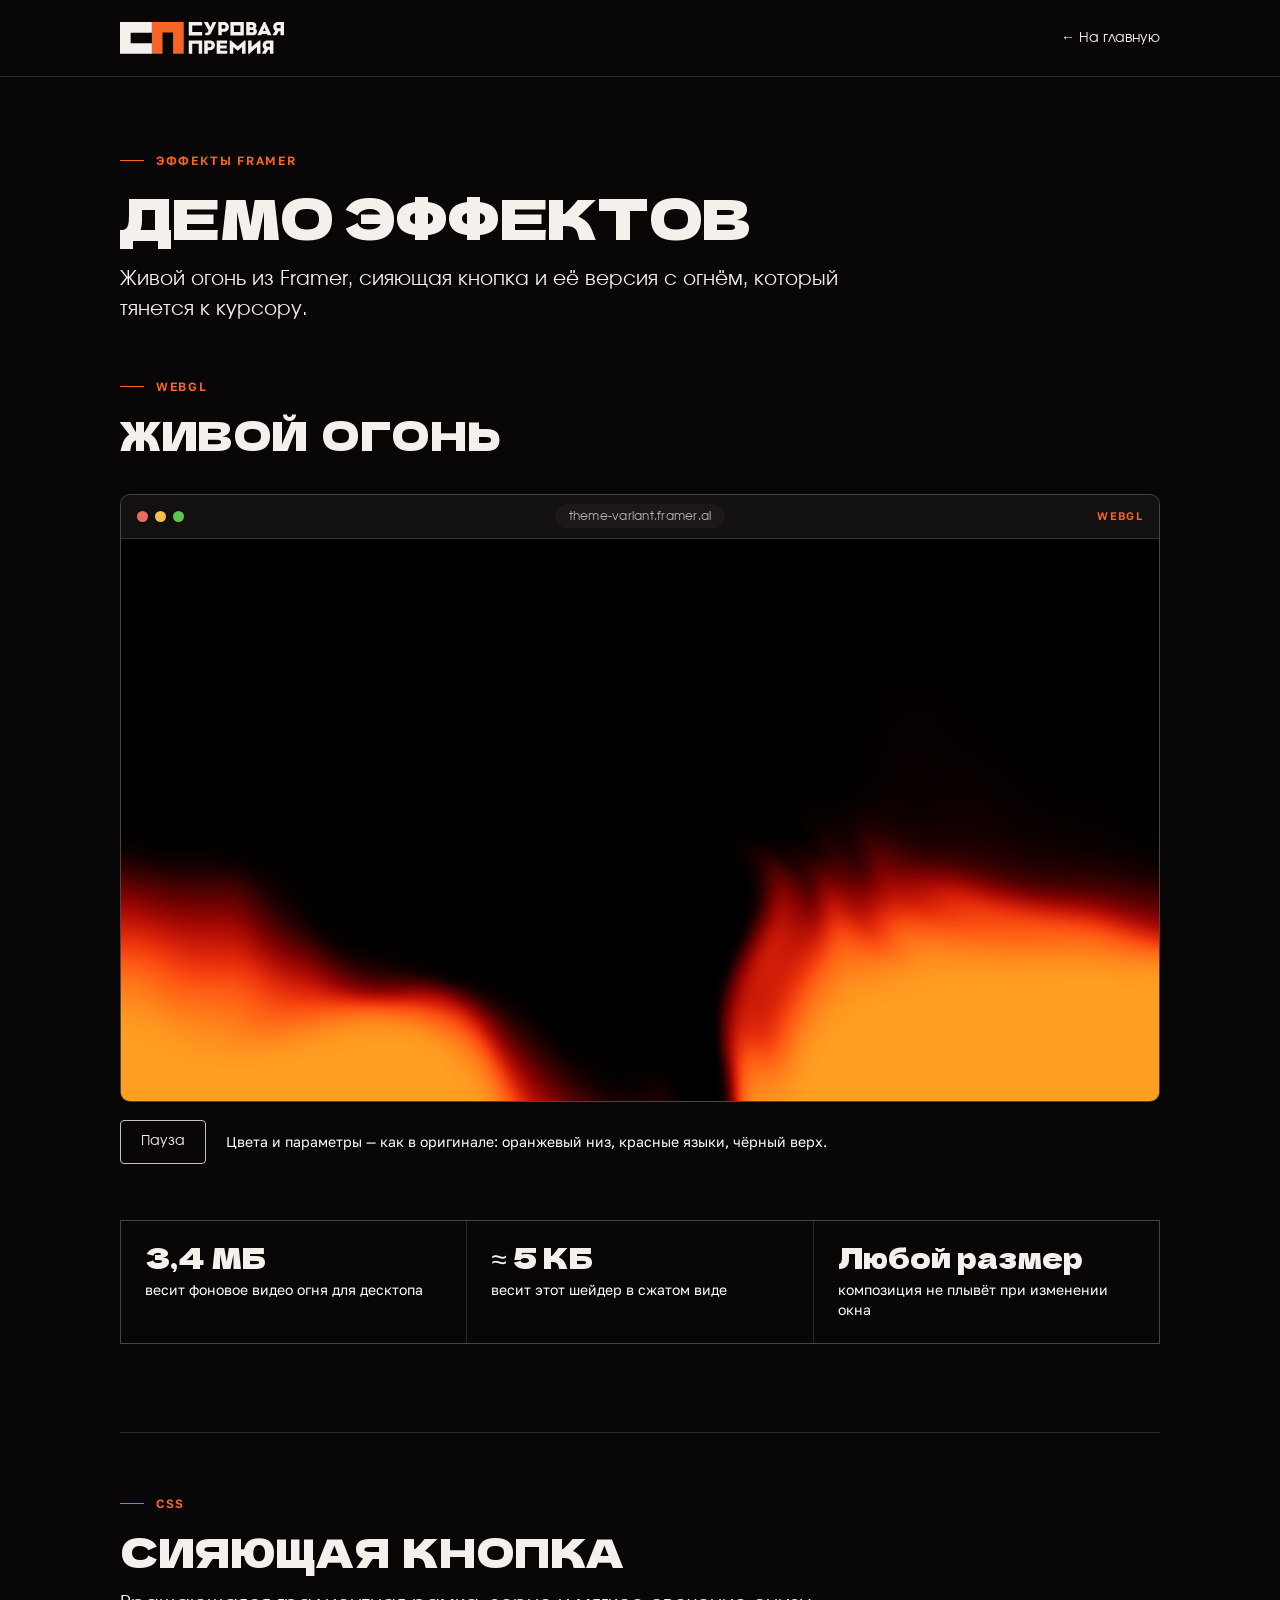
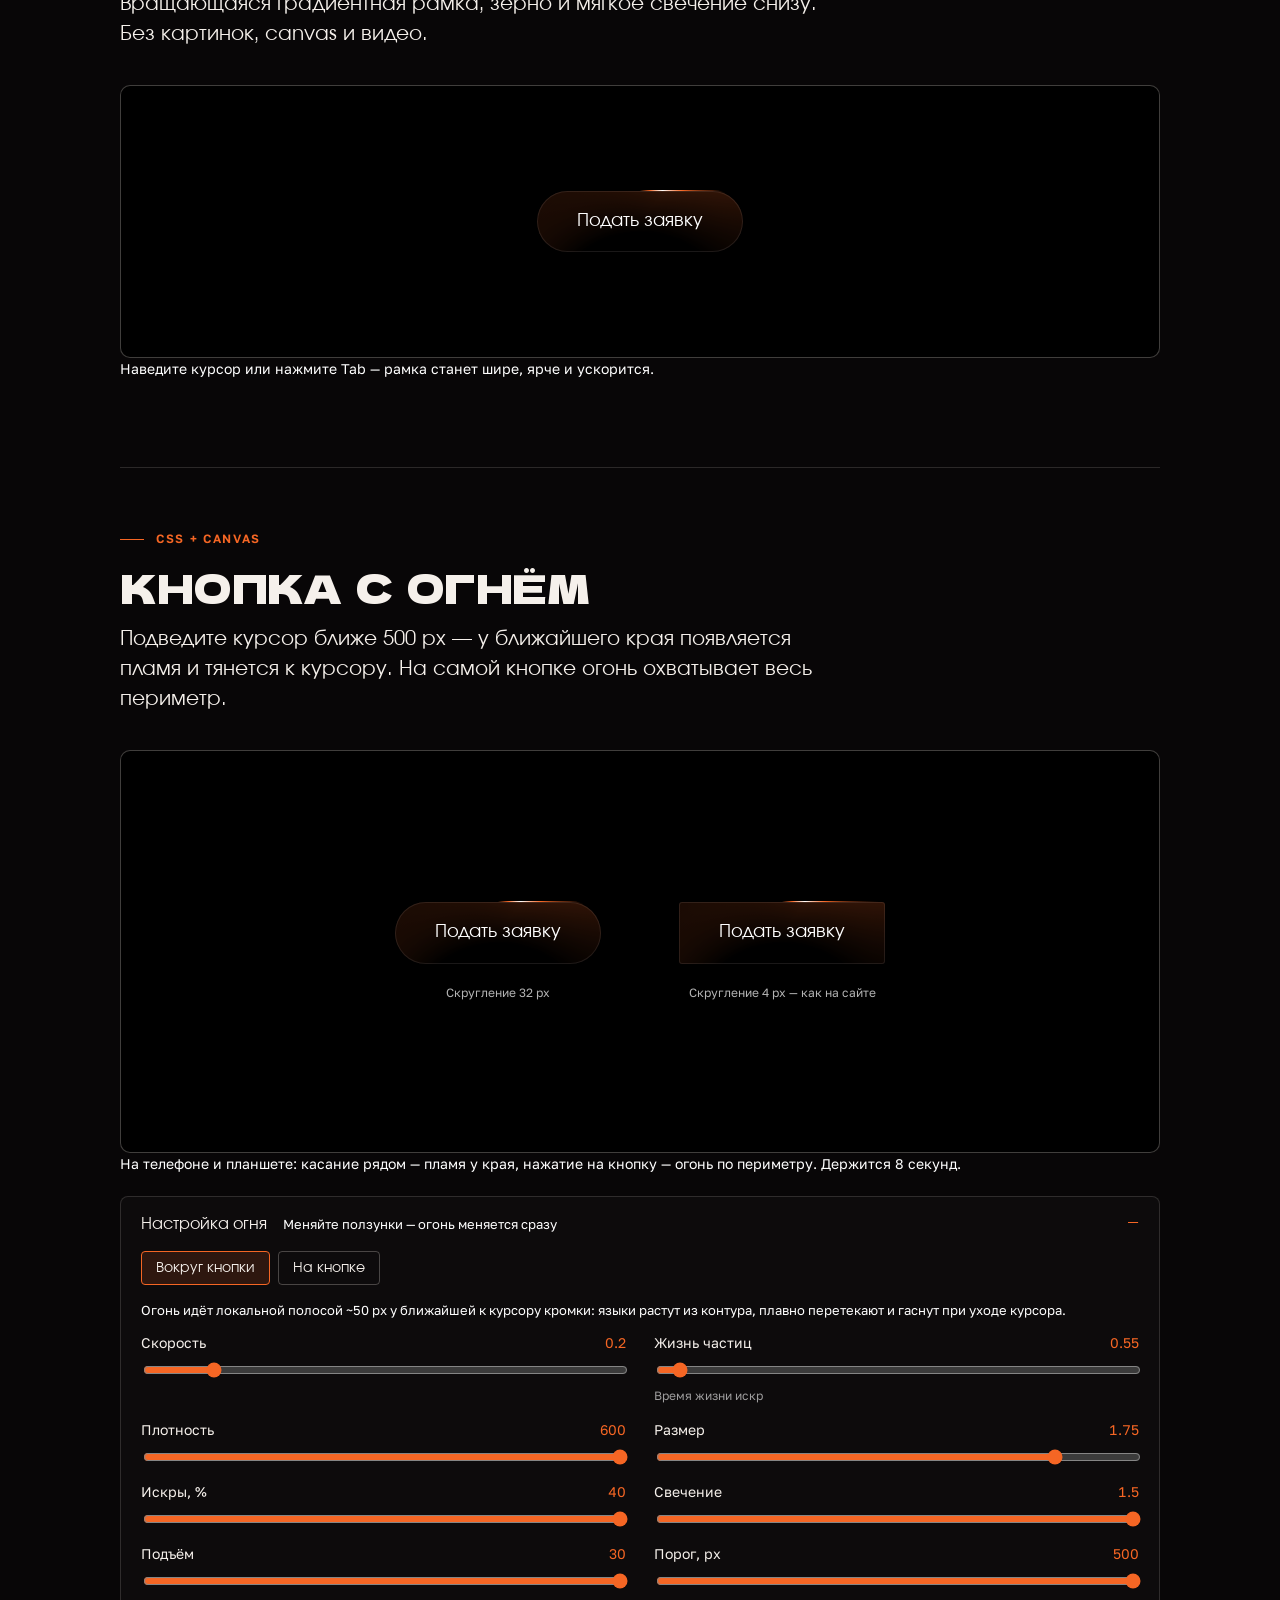
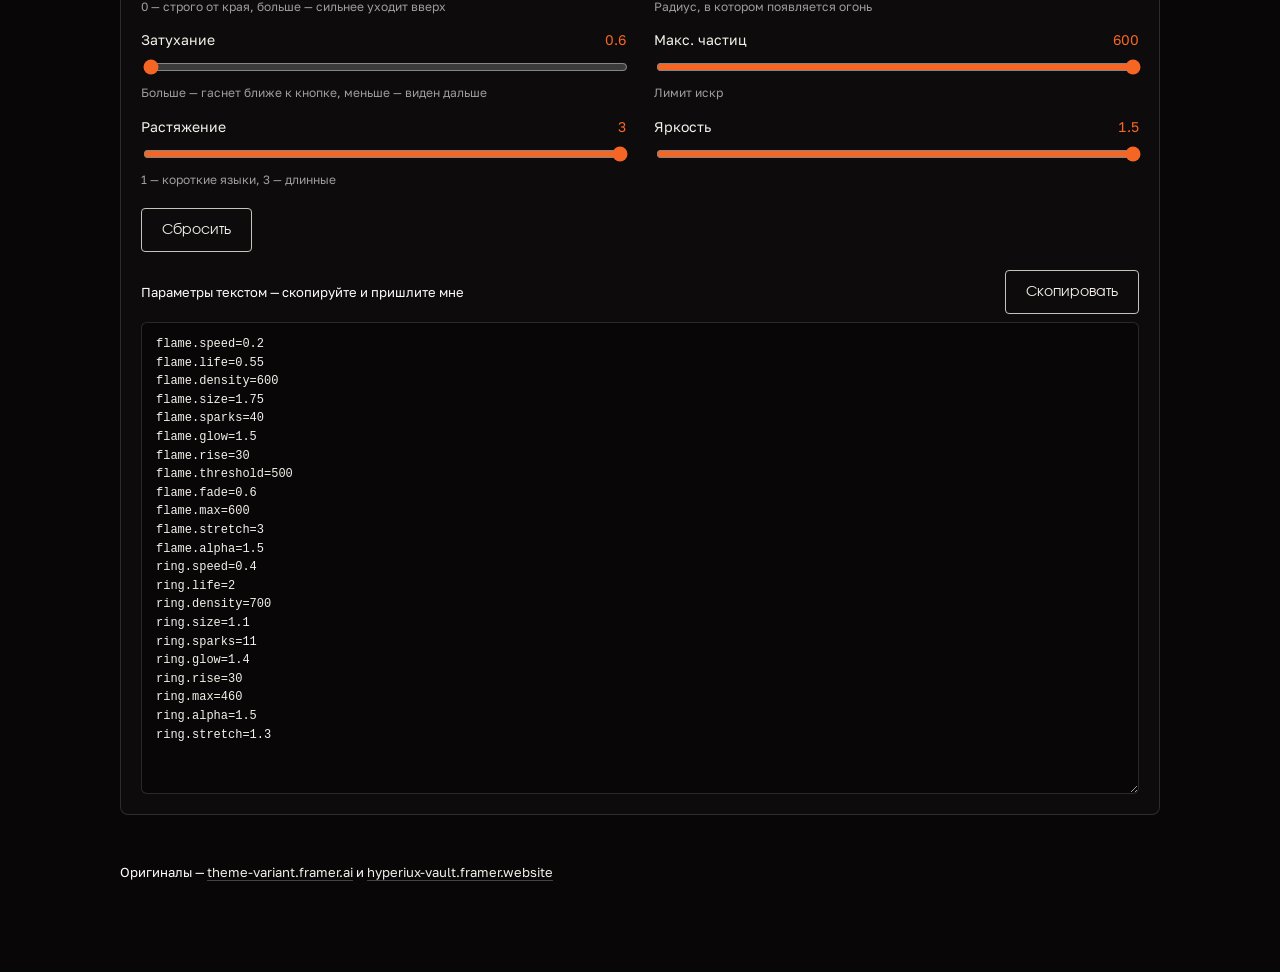
<file: site/fire-demo.html>
<!DOCTYPE html>
<html lang="ru">
<head>
  <meta charset="UTF-8" />
  <meta name="viewport" content="width=device-width, initial-scale=1" />
  <title>Демо эффектов — Суровая премия</title>
  <meta name="description" content="Живой огонь на WebGL, сияющая кнопка на чистом CSS и кнопка с огнём, который тянется к курсору и охватывает её при наведении." />
  <meta name="robots" content="noindex, nofollow" />
  <meta name="theme-color" content="#080607" />
  <link rel="icon" href="logo.svg" type="image/svg+xml" />
  <link rel="preload" href="fonts/golos-text-cyrillic.woff2" as="font" type="font/woff2" crossorigin />
  <link rel="preload" href="fonts/golos-text-latin.woff2" as="font" type="font/woff2" crossorigin />
  <link rel="preload" href="fonts/Involve-Regular.woff2" as="font" type="font/woff2" crossorigin />
  <link rel="preload" href="fonts/dela-gothic-one-cyrillic.woff2" as="font" type="font/woff2" crossorigin />
  <link rel="stylesheet" href="css/tokens.css?v=10" />
  <link rel="stylesheet" href="css/style.css?v=132" />
  <link rel="stylesheet" href="css/fire-demo.css?v=10" />
  <link rel="stylesheet" href="css/shiny-button.css?v=10" />
  <link rel="stylesheet" href="css/fire-button.css?v=20" />
</head>
<body>

<header class="fd-head">
  <div class="wrap fd-head__inner">
    <a class="logo" href="index.html" aria-label="Суровая премия — на главную">
      <img class="logo__img" src="logo.svg" alt="Суровая премия" width="230" height="45" />
    </a>
    <a class="fd-back" href="index.html">← На главную</a>
  </div>
</header>

<main class="fd-main">
  <div class="wrap">

    <div class="fd-intro">
      <span class="eyebrow">Эффекты Framer</span>
      <h1>Демо эффектов</h1>
      <p class="lead fd-lead">Живой огонь из Framer, сияющая кнопка и её версия с огнём, который тянется к курсору.</p>
    </div>

    <section class="fd-block" aria-labelledby="fire-title">
      <div class="fd-block__head">
        <span class="eyebrow">WebGL</span>
        <h2 id="fire-title">Живой огонь</h2>
      </div>

      <figure class="fd-window">
        <div class="fd-window__bar">
          <span class="fd-dots" aria-hidden="true"><i></i><i></i><i></i></span>
          <span class="fd-window__addr">theme-variant.framer.ai</span>
          <span class="fd-window__tag">WebGL</span>
        </div>
        <div class="fd-window__stage">
          <img class="fd-window__poster" src="img/fire-shader-poster.jpg" alt="" width="1632" height="884" aria-hidden="true" />
          <canvas data-fire-shader role="img" aria-label="Анимация огня: оранжевое пламя с красными языками на чёрном фоне"></canvas>
        </div>
      </figure>

      <div class="fd-bar">
        <button class="btn btn--sm" type="button" data-fire-toggle>Пауза</button>
        <span class="fd-note">Цвета и параметры — как в оригинале: оранжевый низ, красные языки, чёрный верх.</span>
        <span class="sr-only" role="status" data-fire-status></span>
      </div>

      <div class="fd-facts">
        <div class="fd-fact">
          <span class="fd-fact__k">3,4 МБ</span>
          <span class="fd-fact__v">весит фоновое видео огня для десктопа</span>
        </div>
        <div class="fd-fact">
          <span class="fd-fact__k">≈ 5 КБ</span>
          <span class="fd-fact__v">весит этот шейдер в сжатом виде</span>
        </div>
        <div class="fd-fact">
          <span class="fd-fact__k">Любой размер</span>
          <span class="fd-fact__v">композиция не плывёт при изменении окна</span>
        </div>
      </div>
    </section>

    <section class="fd-block" aria-labelledby="shiny-title">
      <div class="fd-block__head">
        <span class="eyebrow">CSS</span>
        <h2 id="shiny-title">Сияющая кнопка</h2>
        <p class="fd-block__lead">Вращающаяся градиентная рамка, зерно и мягкое свечение снизу. Без картинок, canvas и видео.</p>
      </div>

      <div class="fd-shiny-stage">
        <button class="shiny-btn" type="button"><span>Подать заявку</span></button>
      </div>

      <p class="fd-note">Наведите курсор или нажмите Tab — рамка станет шире, ярче и ускорится.</p>
    </section>

    <section class="fd-block" aria-labelledby="fire-button-title">
      <div class="fd-block__head">
        <span class="eyebrow">CSS + Canvas</span>
        <h2 id="fire-button-title">Кнопка с огнём</h2>
        <p class="fd-block__lead">Подведите курсор ближе 500 px — у ближайшего края появляется пламя и тянется к курсору. На самой кнопке огонь охватывает весь периметр.</p>
      </div>

      <div class="fd-shiny-stage fd-fire-stage">
        <div class="fb-pair">
          <div class="fb-item">
            <div class="fb-anchor" data-fire-button>
              <canvas class="fb-canvas" aria-hidden="true"></canvas>
              <button class="shiny-btn" type="button"><span>Подать заявку</span></button>
            </div>
            <span class="fb-caption">Скругление 32 px</span>
          </div>
          <div class="fb-item">
            <div class="fb-anchor" data-fire-button>
              <canvas class="fb-canvas" aria-hidden="true"></canvas>
              <button class="shiny-btn shiny-btn--site" type="button"><span>Подать заявку</span></button>
            </div>
            <span class="fb-caption">Скругление 4 px — как на сайте</span>
          </div>
        </div>
      </div>

      <p class="fd-note">На телефоне и планшете: касание рядом — пламя у края, нажатие на кнопку — огонь по периметру. Держится 8 секунд.</p>

      <details class="fb-panel" data-fb-panel open>
        <summary class="fb-panel__summary">
          <span class="fb-panel__title">Настройка огня</span>
          <span class="fb-panel__hint">Меняйте ползунки — огонь меняется сразу</span>
        </summary>

        <div class="fb-panel__tabs" role="tablist" aria-label="Группа настроек">
          <button class="fb-panel__tab" type="button" role="tab" aria-selected="true" data-fb-tab="flame">Вокруг кнопки</button>
          <button class="fb-panel__tab" type="button" role="tab" aria-selected="false" data-fb-tab="ring">На кнопке</button>
        </div>

        <div class="fb-panel__group" data-fb-group="flame">
          <p class="fb-panel__group-note">Огонь идёт локальной полосой ~50 px у ближайшей к курсору кромки: языки растут из контура, плавно перетекают и гаснут при уходе курсора.</p>
          <div class="fb-panel__grid">
          <label class="fb-field">
            <span class="fb-field__label">Скорость <output data-out="flame.speed"></output></span>
            <input type="range" min="0" max="1.5" step="0.05" value="0.2" data-group="flame" data-key="speed" />
          </label>
          <label class="fb-field">
            <span class="fb-field__label">Жизнь частиц <output data-out="flame.life"></output></span>
            <input type="range" min="0.5" max="2" step="0.05" value="0.55" data-group="flame" data-key="life" />
            <span class="fb-field__hint">Время жизни искр</span>
          </label>
          <label class="fb-field">
            <span class="fb-field__label">Плотность <output data-out="flame.density"></output></span>
            <input type="range" min="20" max="600" step="10" value="600" data-group="flame" data-key="density" />
          </label>
          <label class="fb-field">
            <span class="fb-field__label">Размер <output data-out="flame.size"></output></span>
            <input type="range" min="0.5" max="2" step="0.05" value="1.75" data-group="flame" data-key="size" />
          </label>
          <label class="fb-field">
            <span class="fb-field__label">Искры, % <output data-out="flame.sparks"></output></span>
            <input type="range" min="0" max="40" step="1" value="40" data-group="flame" data-key="sparks" />
          </label>
          <label class="fb-field">
            <span class="fb-field__label">Свечение <output data-out="flame.glow"></output></span>
            <input type="range" min="0" max="1.5" step="0.05" value="1.5" data-group="flame" data-key="glow" />
          </label>
          <label class="fb-field">
            <span class="fb-field__label">Подъём <output data-out="flame.rise"></output></span>
            <input type="range" min="0" max="30" step="1" value="30" data-group="flame" data-key="rise" />
            <span class="fb-field__hint">0 — строго от края, больше — сильнее уходит вверх</span>
          </label>
          <label class="fb-field">
            <span class="fb-field__label">Порог, px <output data-out="flame.threshold"></output></span>
            <input type="range" min="40" max="500" step="10" value="500" data-group="flame" data-key="threshold" />
            <span class="fb-field__hint">Радиус, в котором появляется огонь</span>
          </label>
          <label class="fb-field">
            <span class="fb-field__label">Затухание <output data-out="flame.fade"></output></span>
            <input type="range" min="0.6" max="3" step="0.1" value="0.6" data-group="flame" data-key="fade" />
            <span class="fb-field__hint">Больше — гаснет ближе к кнопке, меньше — виден дальше</span>
          </label>
          <label class="fb-field">
            <span class="fb-field__label">Макс. частиц <output data-out="flame.max"></output></span>
            <input type="range" min="50" max="600" step="10" value="600" data-group="flame" data-key="max" />
            <span class="fb-field__hint">Лимит искр</span>
          </label>
          <label class="fb-field">
            <span class="fb-field__label">Растяжение <output data-out="flame.stretch"></output></span>
            <input type="range" min="1" max="3" step="0.1" value="3" data-group="flame" data-key="stretch" />
            <span class="fb-field__hint">1 — короткие языки, 3 — длинные</span>
          </label>
          <label class="fb-field">
            <span class="fb-field__label">Яркость <output data-out="flame.alpha"></output></span>
            <input type="range" min="0.5" max="1.5" step="0.05" value="1.5" data-group="flame" data-key="alpha" />
          </label>
          </div>
        </div>

        <div class="fb-panel__group" data-fb-group="ring" hidden>
          <p class="fb-panel__group-note">Мягкий огонь по всему периметру, когда курсор на кнопке.</p>
          <div class="fb-panel__grid">
          <label class="fb-field">
            <span class="fb-field__label">Скорость <output data-out="ring.speed"></output></span>
            <input type="range" min="0" max="1.5" step="0.05" value="0.4" data-group="ring" data-key="speed" />
          </label>
          <label class="fb-field">
            <span class="fb-field__label">Жизнь частиц <output data-out="ring.life"></output></span>
            <input type="range" min="0.5" max="2" step="0.05" value="2" data-group="ring" data-key="life" />
          </label>
          <label class="fb-field">
            <span class="fb-field__label">Плотность <output data-out="ring.density"></output></span>
            <input type="range" min="20" max="700" step="10" value="700" data-group="ring" data-key="density" />
          </label>
          <label class="fb-field">
            <span class="fb-field__label">Размер <output data-out="ring.size"></output></span>
            <input type="range" min="0.5" max="2" step="0.05" value="1.1" data-group="ring" data-key="size" />
          </label>
          <label class="fb-field">
            <span class="fb-field__label">Искры, % <output data-out="ring.sparks"></output></span>
            <input type="range" min="0" max="40" step="1" value="11" data-group="ring" data-key="sparks" />
          </label>
          <label class="fb-field">
            <span class="fb-field__label">Свечение <output data-out="ring.glow"></output></span>
            <input type="range" min="0" max="1.5" step="0.05" value="1.4" data-group="ring" data-key="glow" />
          </label>
          <label class="fb-field">
            <span class="fb-field__label">Подъём <output data-out="ring.rise"></output></span>
            <input type="range" min="0" max="30" step="1" value="30" data-group="ring" data-key="rise" />
            <span class="fb-field__hint">0 — строго от края, больше — сильнее уходит вверх</span>
          </label>
          <label class="fb-field">
            <span class="fb-field__label">Макс. частиц <output data-out="ring.max"></output></span>
            <input type="range" min="50" max="700" step="10" value="460" data-group="ring" data-key="max" />
          </label>
          <label class="fb-field">
            <span class="fb-field__label">Яркость <output data-out="ring.alpha"></output></span>
            <input type="range" min="0.5" max="1.5" step="0.05" value="1.5" data-group="ring" data-key="alpha" />
          </label>
          <label class="fb-field">
            <span class="fb-field__label">Растяжение <output data-out="ring.stretch"></output></span>
            <input type="range" min="1" max="3" step="0.05" value="1.3" data-group="ring" data-key="stretch" />
          </label>
          </div>
        </div>

        <div class="fb-panel__actions">
          <button class="btn btn--sm" type="button" data-fb-reset>Сбросить</button>
          <span class="fb-panel__status" data-fb-status role="status"></span>
        </div>

        <div class="fb-output">
          <div class="fb-output__head">
            <span class="fb-output__label">Параметры текстом — скопируйте и пришлите мне</span>
            <button class="btn btn--sm" type="button" data-fb-copy>Скопировать</button>
          </div>
          <textarea data-fb-output readonly rows="24" spellcheck="false"></textarea>
        </div>
      </details>
    </section>

    <p class="fd-source">Оригиналы — <a href="https://theme-variant.framer.ai/" target="_blank" rel="noopener noreferrer">theme-variant.framer.ai</a> и <a href="https://hyperiux-vault.framer.website/shiny-button" target="_blank" rel="noopener noreferrer">hyperiux-vault.framer.website</a></p>

  </div>
</main>

<script src="js/fire-shader.js?v=1" defer></script>
<script src="js/fire-button.js?v=85" defer></script>
<script src="js/fire-panel.js?v=10" defer></script>
<script>
(function () {
  'use strict';

  function setup() {
    var canvas = document.querySelector('[data-fire-shader]');
    var button = document.querySelector('[data-fire-toggle]');
    var status = document.querySelector('[data-fire-status]');
    if (!canvas || !button) {
      return;
    }

    var api = canvas.fireShader;
    if (!api) {
      button.hidden = true;
      if (status) {
        status.textContent = 'WebGL недоступен — анимация не запущена.';
      }
      return;
    }

    function render() {
      var playing = api.isPlaying();
      button.textContent = playing ? 'Пауза' : 'Играть';
      if (status) {
        status.textContent = playing ? 'Анимация запущена' : 'Анимация приостановлена';
      }
    }

    button.addEventListener('click', function () {
      if (api.isPlaying()) {
        api.pause();
      } else {
        api.play();
      }
      render();
    });

    canvas.addEventListener('firestate', render);
    render();
  }

  if (document.readyState === 'loading') {
    document.addEventListener('DOMContentLoaded', setup);
  } else {
    setup();
  }
})();
</script>

</body>
</html>
</file>
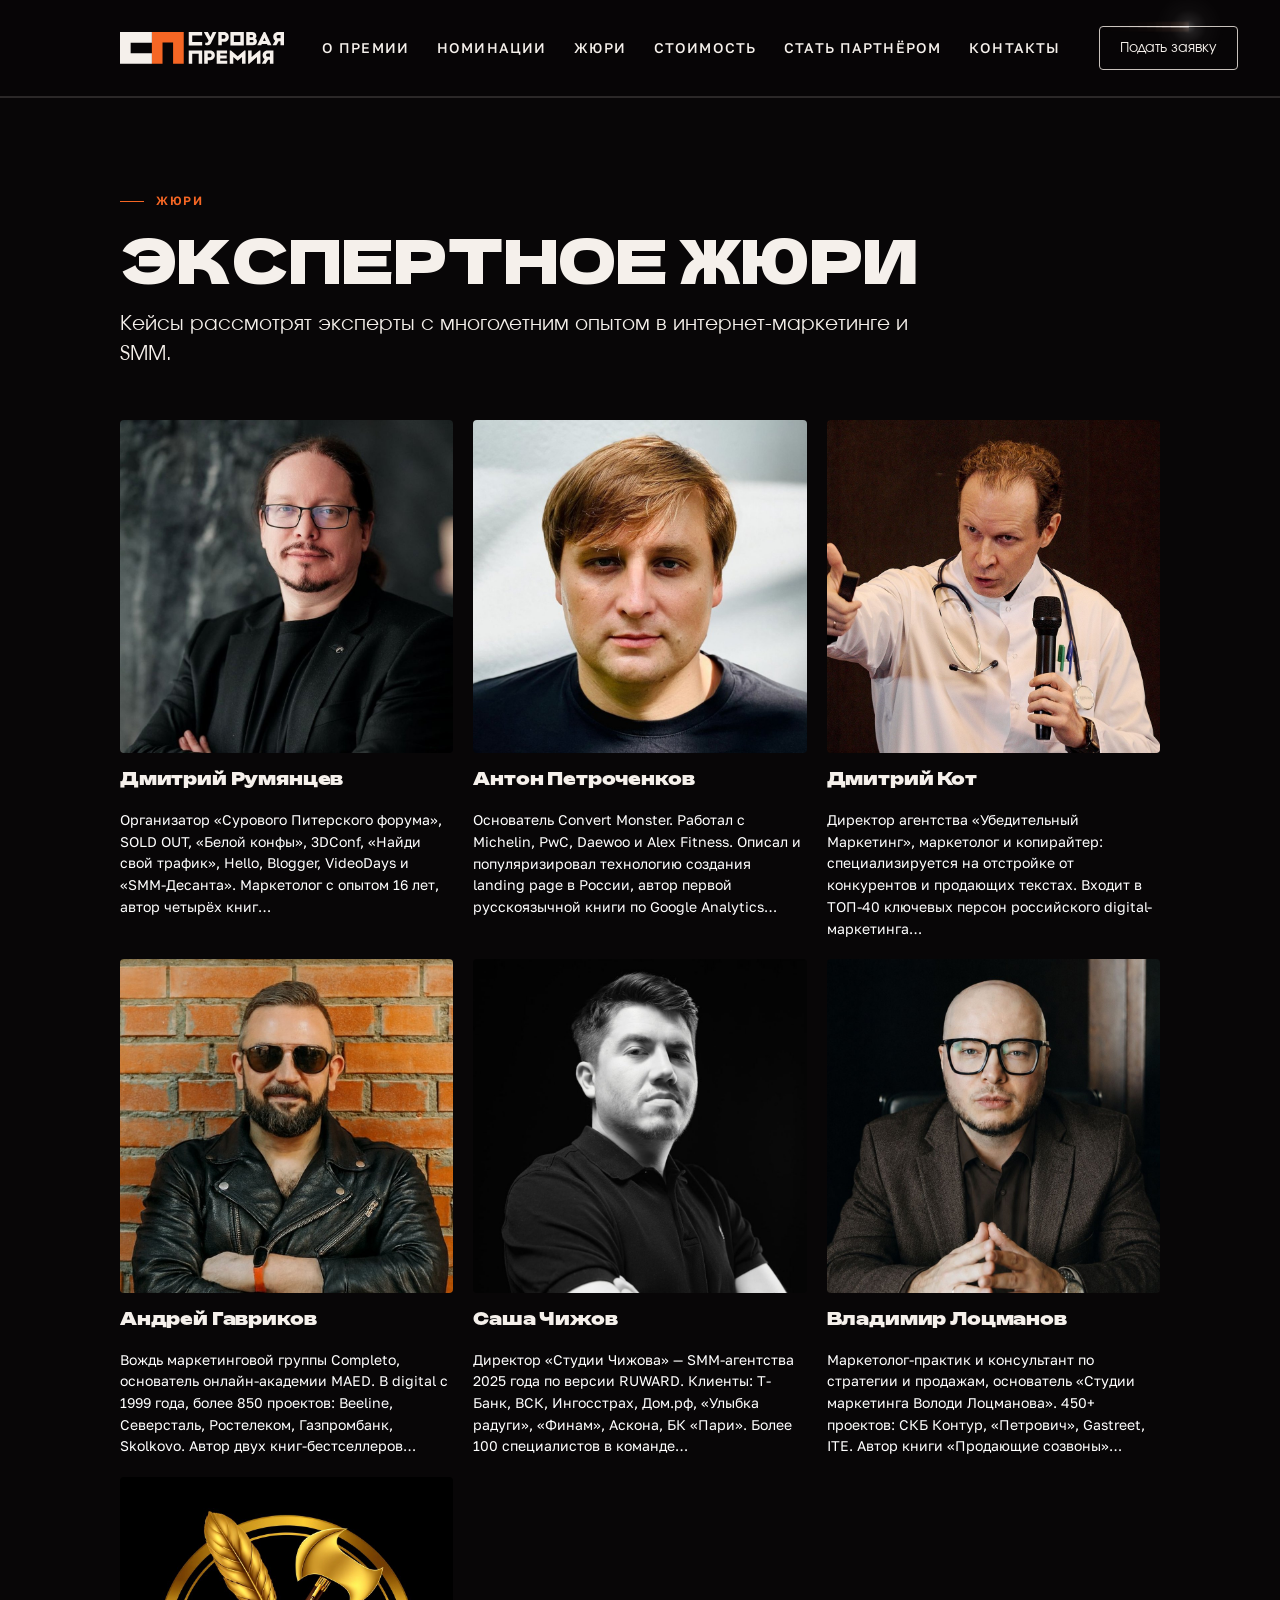
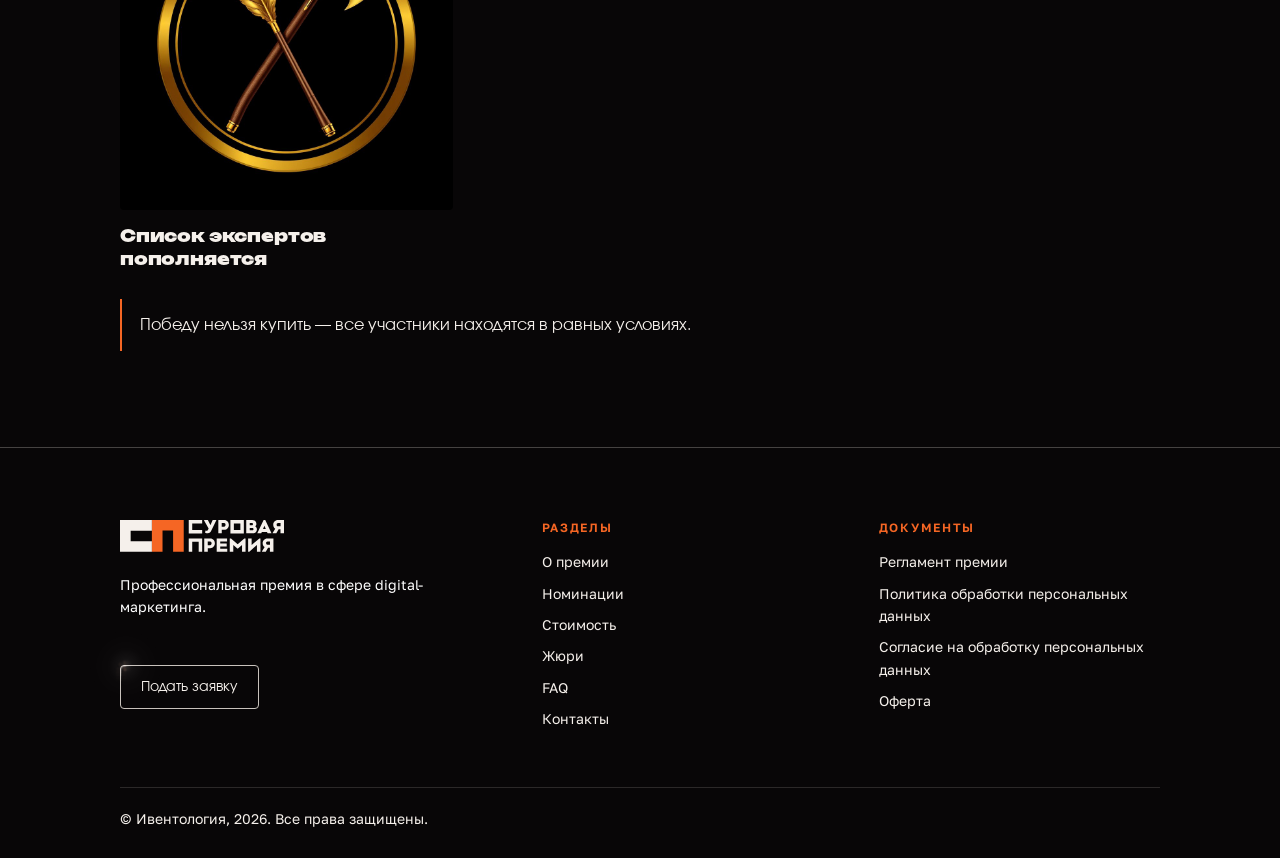
<file: site/jury.html>
<!DOCTYPE html>
<html lang="ru">
<head>
  <meta charset="UTF-8" />
  <meta name="viewport" content="width=device-width, initial-scale=1" />
  <title>Экспертное жюри — Суровая премия</title>
  <meta name="description" content="Экспертное жюри Суровой премии: состав и информация об экспертах в сфере интернет-маркетинга и SMM." />
  <meta name="robots" content="noindex, nofollow" />
  <meta name="theme-color" content="#080607" />
  <link rel="icon" href="logo.svg" type="image/svg+xml" />
  <link rel="preload" href="fonts/golos-text-cyrillic.woff2" as="font" type="font/woff2" crossorigin />
  <link rel="preload" href="fonts/golos-text-latin.woff2" as="font" type="font/woff2" crossorigin />
  <link rel="preload" href="fonts/Involve-Regular.woff2" as="font" type="font/woff2" crossorigin />
  <link rel="preload" href="fonts/dela-gothic-one-cyrillic.woff2" as="font" type="font/woff2" crossorigin />
  <link rel="stylesheet" href="css/tokens.css?v=10" />
  <link rel="stylesheet" href="css/style.css?v=139" />

  <!-- Пиксели и метрики -->
  <script src="js/metrics.js?v=1" defer></script>
</head>
<body>

  <noscript><div><img src="https://mc.yandex.ru/watch/114110981" style="position:absolute; left:-9999px;" alt="" /></div></noscript>

<header class="header">
  <div class="wrap header__inner">
    <a class="logo" href="index.html" aria-label="Суровая премия — на главную">
      <img class="logo__img" src="logo.svg" alt="Суровая премия" width="230" height="45" />
    </a>

    <nav class="nav" id="nav">
      <ul class="nav__list">
        <li><a href="index.html#about">О премии</a></li>
        <li><a href="index.html#nominations">Номинации</a></li>
        <li><a href="jury.html" aria-current="page">Жюри</a></li>
        <li><a href="index.html#pricing">Стоимость</a></li>
        <li><a href="index.html#partners">Стать партнёром</a></li>
        <li><a href="index.html#contacts">Контакты</a></li>
      </ul>
      <a class="btn btn--sm" href="https://salebot.site/st/bw6e/conf_surov_forum_prem" target="_blank" rel="noopener">Подать заявку</a>

      <div class="nav__contacts">
        <span class="nav__contacts-label">Контакты</span>
        <a class="nav__mail" href="mailto:info@smmconfa.ru">info@smmconfa.ru</a>
        <div class="socials nav__socials">
          <a class="socials__link socials__link--tg" href="https://t.me/surrrovo" target="_blank" rel="noopener" aria-label="Telegram" title="Telegram">
            <svg viewBox="0 0 44 37" role="img" aria-hidden="true" focusable="false"><path fill="currentColor" d="M2.68367 16.3994C2.68367 16.3994 21.9309 8.50037 28.6061 5.71892C31.1651 4.60643 39.843 1.04616 39.843 1.04616C39.843 1.04616 43.8482 -0.511328 43.5144 3.27129C43.4031 4.82893 42.5131 10.2804 41.6231 16.1769C40.288 24.5211 38.8417 33.644 38.8417 33.644C38.8417 33.644 38.6192 36.203 36.7278 36.648C34.8365 37.093 31.7213 35.0905 31.1651 34.6453C30.7199 34.3117 22.8209 29.3051 19.9283 26.8574C19.1494 26.19 18.2594 24.855 20.0394 23.2973C24.0447 19.6259 28.8286 15.0644 31.7213 12.1718C33.0564 10.8367 34.3914 7.72155 28.8286 11.5042C20.9296 16.9558 13.1417 22.0735 13.1417 22.0735C13.1417 22.0735 11.3616 23.186 8.02393 22.1847C4.68616 21.1835 0.792211 19.8484 0.792211 19.8484C0.792211 19.8484 -1.87776 18.1796 2.68367 16.3994Z"/></svg>
          </a>
          <a class="socials__link socials__link--vk" href="https://vk.com/smmconfa" target="_blank" rel="noopener" aria-label="ВКонтакте" title="ВКонтакте">
            <svg viewBox="0 0 49 30" role="img" aria-hidden="true" focusable="false"><path fill="currentColor" fill-rule="evenodd" clip-rule="evenodd" d="M47.6416 2.69182C47.9846 1.54843 47.6416 0.748047 46.0409 0.748047H40.705C39.3329 0.748047 38.7231 1.4722 38.3801 2.27258C38.3801 2.27258 35.6741 8.90429 31.8246 13.173C30.5669 14.4307 30.0333 14.8119 29.3472 14.8119C29.0042 14.8119 28.5088 14.4307 28.5088 13.2873V2.69182C28.5088 1.31975 28.1276 0.748047 26.9842 0.748047H18.5993C17.7608 0.748047 17.2272 1.39597 17.2272 1.96767C17.2272 3.26352 19.1329 3.56843 19.3616 7.15108V15.0024C19.3616 16.7175 19.0567 17.0224 18.3706 17.0224C16.5793 17.0224 12.1581 10.3907 9.56644 2.76805C9.03285 1.35786 8.53738 0.748047 7.1653 0.748047H1.82944C0.304906 0.748047 0 1.4722 0 2.27258C0 3.68277 1.79132 10.6956 8.42304 19.9572C12.8442 26.284 19.0567 29.7142 24.6974 29.7142C28.0895 29.7142 28.5088 28.9519 28.5088 27.656V22.8538C28.5088 21.3292 28.8137 21.0243 29.9189 21.0243C30.7193 21.0243 32.0533 21.4055 35.2167 24.4545C38.8375 28.0753 39.4473 29.7142 41.4673 29.7142H46.8031C48.3277 29.7142 49.0899 28.9519 48.6326 27.4655C48.1371 25.9791 46.422 23.8066 44.1352 21.2149C42.8775 19.7285 41.0099 18.1658 40.4763 17.3654C39.6759 16.3364 39.9046 15.879 40.4763 15.0024C40.4763 14.9643 46.9937 5.81712 47.6416 2.69182Z"/></svg>
          </a>
          <a class="socials__link socials__link--max" href="https://max.ru/channel_smmconfa" target="_blank" rel="noopener" aria-label="MAX" title="MAX">
            <svg viewBox="0 0 720 720" role="img" aria-hidden="true" focusable="false"><path fill="currentColor" d="M350.4,9.6C141.8,20.5,4.1,184.1,12.8,390.4c3.8,90.3,40.1,168,48.7,253.7,2.2,22.2-4.2,49.6,21.4,59.3,31.5,11.9,79.8-8.1,106.2-26.4,9-6.1,17.6-13.2,24.2-22,27.3,18.1,53.2,35.6,85.7,43.4,143.1,34.3,299.9-44.2,369.6-170.3C799.6,291.2,622.5-4.6,350.4,9.6h0ZM269.4,504c-11.3,8.8-22.2,20.8-34.7,27.7-18.1,9.7-23.7-.4-30.5-16.4-21.4-50.9-24-137.6-11.5-190.9,16.8-72.5,72.9-136.3,150-143.1,78-6.9,150.4,32.7,183.1,104.2,72.4,159.1-112.9,316.2-256.4,218.6h0Z"/></svg>
          </a>
        </div>
      </div>
    </nav>

    <a class="btn btn--sm header__cta" href="https://salebot.site/st/bw6e/conf_surov_forum_prem" target="_blank" rel="noopener">Подать заявку</a>

    <a class="header__apply" href="https://salebot.site/st/bw6e/conf_surov_forum_prem" target="_blank" rel="noopener">Подать заявку</a>

    <button class="burger" type="button" id="burger" aria-label="Меню" aria-expanded="false" aria-controls="nav">
      <span></span><span></span><span></span>
    </button>
  </div>
</header>

<main>

  <section class="section section--jury">
    <div class="wrap">
      <div class="section-head">
        <span class="eyebrow">Жюри</span>
        <h1>Экспертное жюри</h1>
        <p class="lead">Кейсы рассмотрят эксперты с многолетним опытом в интернет-маркетинге и SMM.</p>
      </div>

      <div class="grid grid--3">
        <article class="jury-card">
          <img class="jury-card__photo" src="img/jury/rumyantsev_dmitriy.jpg" alt="Дмитрий Румянцев" width="1000" height="1000" loading="lazy" />
          <div class="jury-card__name">Дмитрий Румянцев</div>
          <p class="muted small" style="margin-top:8px">Организатор «Сурового Питерского форума», SOLD OUT, «Белой конфы», 3DConf, «Найди свой трафик», Hello, Blogger, VideoDays и «SMM-Десанта». Маркетолог с опытом 16 лет, автор четырёх книг…</p>
        </article>
        <article class="jury-card">
          <img class="jury-card__photo" src="img/jury/petrochenkov_anton.jpg" alt="Антон Петроченков" width="1000" height="1000" loading="lazy" />
          <div class="jury-card__name">Антон Петроченков</div>
          <p class="muted small" style="margin-top:8px">Основатель Convert Monster. Работал с Michelin, PwC, Daewoo и Alex Fitness. Описал и популяризировал технологию создания landing page в России, автор первой русскоязычной книги по Google Analytics…</p>
        </article>
        <article class="jury-card">
          <img class="jury-card__photo" src="img/jury/kot_dmitriy.jpg" alt="Дмитрий Кот" width="1000" height="1000" loading="lazy" />
          <div class="jury-card__name">Дмитрий Кот</div>
          <p class="muted small" style="margin-top:8px">Директор агентства «Убедительный Маркетинг», маркетолог и копирайтер: специализируется на отстройке от конкурентов и продающих текстах. Входит в ТОП-40 ключевых персон российского digital-маркетинга…</p>
        </article>
        <article class="jury-card">
          <img class="jury-card__photo" src="img/jury/gavrikov_andrey.jpg" alt="Андрей Гавриков" width="1000" height="1000" loading="lazy" />
          <div class="jury-card__name">Андрей Гавриков</div>
          <p class="muted small" style="margin-top:8px">Вождь маркетинговой группы Completo, основатель онлайн-академии MAED. В digital с 1999 года, более 850 проектов: Beeline, Северсталь, Ростелеком, Газпромбанк, Skolkovo. Автор двух книг-бестселлеров…</p>
        </article>
        <article class="jury-card">
          <img class="jury-card__photo" src="img/jury/chizhov_sasha.jpg" alt="Саша Чижов" width="1000" height="1000" loading="lazy" />
          <div class="jury-card__name">Саша Чижов</div>
          <p class="muted small" style="margin-top:8px">Директор «Студии Чижова» — SMM-агентства 2025 года по версии RUWARD. Клиенты: Т-Банк, ВСК, Ингосстрах, Дом.рф, «Улыбка радуги», «Финам», Аскона, БК «Пари». Более 100 специалистов в команде…</p>
        </article>
        <article class="jury-card">
          <img class="jury-card__photo" src="img/jury/lotsmanov_vladimir.jpg" alt="Владимир Лоцманов" width="1000" height="1000" loading="lazy" />
          <div class="jury-card__name">Владимир Лоцманов</div>
          <p class="muted small" style="margin-top:8px">Маркетолог-практик и консультант по стратегии и продажам, основатель «Студии маркетинга Володи Лоцманова». 450+ проектов: СКБ Контур, «Петрович», Gastreet, ITE. Автор книги «Продающие созвоны»…</p>
        </article>
        <article class="jury-card">
          <img class="jury-card__photo" src="img/jury/placeholder.jpg" alt="" width="1024" height="1024" loading="lazy" />
          <div class="jury-card__name">Список экспертов пополняется</div>
        </article>
      </div>

      <p class="note-strong">Победу нельзя купить — все участники находятся в равных условиях.</p>
    </div>
  </section>

</main>

<footer class="footer">
  <div class="wrap">
    <div class="footer__top">
      <div>
        <a class="logo" href="index.html" aria-label="Суровая премия — на главную">
          <img class="logo__img" src="logo.svg" alt="Суровая премия" width="230" height="45" />
        </a>
        <p class="footer__tagline">Профессиональная премия в сфере digital-маркетинга.</p>
        <p style="margin-top:24px"><a class="btn btn--sm" href="index.html#pricing">Подать заявку</a></p>
      </div>

      <div class="footer__col">
        <h3>Разделы</h3>
        <ul>
          <li><a href="index.html#about">О премии</a></li>
          <li><a href="index.html#nominations">Номинации</a></li>
          <li><a href="index.html#pricing">Стоимость</a></li>
          <li><a href="jury.html">Жюри</a></li>
          <li><a href="index.html#faq">FAQ</a></li>
          <li><a href="index.html#contacts">Контакты</a></li>
        </ul>
      </div>

      <div class="footer__col">
        <h3>Документы</h3>
        <ul>
          <li><a href="https://disk.yandex.ru/i/xFhbK633s1WSog" target="_blank" rel="noopener">Регламент премии</a></li>
          <li><a href="docs/privacy" target="_blank" rel="noopener">Политика обработки персональных данных</a></li>
          <li><a href="docs/consent" target="_blank" rel="noopener">Согласие на обработку персональных данных</a></li>
          <li><a href="docs/oferta" target="_blank" rel="noopener">Оферта</a></li>
        </ul>
      </div>
    </div>

    <div class="footer__bottom">
      <span>© Ивентология, 2026. Все права защищены.</span>
    </div>
  </div>
</footer>

<script src="js/star-border.js?v=2"></script>
<script src="js/app.js?v=17"></script>
</body>
</html>
</file>
<file: site/css/tokens.css>
/* ==========================================================================
   «Суровая премия» — токены дизайн-системы marketingawards.ru
   Снято с живого сайта 31/10/2026. Тёмная сцена — основная.
   Шрифты — локальные файлы в fonts/ (OFL, список в docs/ШРИФТЫ.md).
   ========================================================================== */

@font-face {
  font-family: "Dela Award";
  src: url("../fonts/dela-gothic-one-cyrillic.woff2") format("woff2");
  font-weight: 400;
  font-style: normal;
  font-display: swap;
  unicode-range: U+0301, U+0400-045F, U+0490-0491, U+04B0-04B1, U+2116;
}
@font-face {
  font-family: "Dela Award";
  src: url("../fonts/dela-gothic-one-latin.woff2") format("woff2");
  font-weight: 400;
  font-style: normal;
  font-display: swap;
}
@font-face {
  font-family: "Involve";
  src: url("../fonts/Involve-Regular.woff2") format("woff2");
  font-weight: 400;
  font-style: normal;
  font-display: swap;
}
@font-face {
  font-family: "Golos Award";
  src: url("../fonts/golos-text-cyrillic.woff2") format("woff2");
  font-weight: 400 900;
  font-style: normal;
  font-display: swap;
  unicode-range: U+0400-045F, U+0490-0491, U+04B0-04B1, U+2116;
}
@font-face {
  font-family: "Golos Award";
  src: url("../fonts/golos-text-latin.woff2") format("woff2");
  font-weight: 400 900;
  font-style: normal;
  font-display: swap;
}

:root {
  /* --- тёмная сцена (по умолчанию) --- */
  --ground: #080607;
  --scene-ink: #F5F0EB;
  --scene-muted: #FFFFFF;
  --scene-dim: #F5F0EB;
  --control-surface: #15111280;
  --action-border: #C8C2BC;
  --brand-accent: #F56624;
  --accent-text: #F56624;
  --fire-glow: #FF7B39;

  /* --- светлые поверхности (панели, служебные экраны) --- */
  --paper: #ECE9E3;
  --paper-raised: #F5F2EC;
  --panel: #ECE9E3;
  --form-surface: #ECE9E3;
  --ink: #25292E;
  --ink-soft: #3F423F;
  --muted: #4A4D48;
  --line: #555957;
  --field-line: #94958E;
  --placeholder: #696B64;
  --disabled-ink: #7E8077;
  --disabled-line: #AAA99F;
  --error: #A62C18;
  --accent-paper: #FF3838;
  --close-hover: #DEDBD3;
  --backdrop: #0A090BB3;
  --scroll-thumb: #4A4442;
  --scroll-track: #080607;

  /* --- типографика: шкала ---
     Семь ступеней — единственные допустимые размеры: 12 / 14 / 16 / 20 / 24 +
     h2 и h1. Новый размер сначала появляется в docs/ДИЗАЙН-СИСТЕМА.md (раздел 1.2),
     потом здесь. Исключения, которые надо свести: h1 34px на ≤360px,
     h1 жюри clamp(30px, 8.4vw, 60.48px), .prose clamp(20px, 2vw, 24px). */
  --fs-micro: 12px;                 /* подписи, номера, метки */
  --fs-small: 14px;                 /* мелкий текст, примечания */
  --fs-body: 16px;                  /* основной текст */
  --fs-lead: 20px;                  /* лид, подзаголовки, названия */
  --fs-prose: 24px;                 /* крупный вводный текст */
  --fs-h3: 20px;
  --fs-h2: clamp(28px, 3.6vw, 40px);
  --fs-h1: clamp(40px, 6vw, 60.48px);

  /* --- сетка --- */
  --edge: clamp(24px, 4vw, 72px);
  --action-w: 244px;
  --action-h: 54px;
  --page-col: 1040px;

  /* --- радиусы --- */
  --radius: 4px;
  --radius-sm: 6px;
  --radius-pill: 40px;

  /* --- типографика --- */
  --slogan-font: "Dela Award", sans-serif;
  --slogan-size: clamp(56px, 6vw, 72px);
  --slogan-optical: .84;
  --slogan-weight: 400;
  --slogan-leading: 1.06;
  --slogan-tracking: -.012em;
  --display-size: calc(var(--slogan-size) * var(--slogan-optical));

  --invitation-font: "Involve", serif;
  --font-base: "Golos Award", Arial, sans-serif;
  --font-ui: "Involve", sans-serif;

  /* --- производные токены сайта --- */
  --rule: #C8C2BC2E;          /* волосяная линия на тёмном */
  --rule-strong: #C8C2BC52;   /* рамка карточек и блоков */
  --paper-rule: #D2CEC7;      /* волосяная линия на бумаге */
  --paper-rule-strong: #B4B0A9; /* рамка карточек на бумаге */
  --scene-faint: #F5F0EB;     /* третьестепенный текст — белый */
  --selection: #FFB38A;       /* персиковый тинт оранжевого логотипа */

  /* --- анимация --- */
  --ease: cubic-bezier(.22, 1, .36, 1);
}

/* ==========================================================================
   База
   ========================================================================== */

*, *::before, *::after { box-sizing: border-box; }

html {
  font-family: var(--font-base);
  font-size: 16px;
  background: var(--ground);
  color: var(--scene-ink);
  color-scheme: dark;
  -webkit-font-smoothing: antialiased;
  -moz-osx-font-smoothing: grayscale;
  scroll-behavior: smooth;
  overflow-x: clip;
}

body {
  margin: 0;
  background: var(--ground);
  color: var(--scene-ink);
  font-size: 16px;
  line-height: 1.6;
  overflow-x: clip;
}

img, svg, canvas { display: block; max-width: 100%; }

a { color: inherit; }

button, input, select, textarea { font: inherit; color: inherit; }

::selection {
  background: var(--selection);
  color: #1A0F0A;
}

::-moz-selection {
  background: var(--selection);
  color: #1A0F0A;
}

:focus-visible {
  outline: 2px solid var(--action-border);
  outline-offset: 3px;
}

::-webkit-scrollbar { width: 10px; height: 10px; }
::-webkit-scrollbar-track { background: var(--scroll-track); }
::-webkit-scrollbar-thumb { background: var(--scroll-thumb); border-radius: 10px; }
::-webkit-scrollbar-thumb:hover { background: var(--scene-muted); }

@media (prefers-reduced-motion: reduce) {
  html { scroll-behavior: auto; }
  *, *::before, *::after {
    animation-duration: .01ms !important;
    animation-iteration-count: 1 !important;
    transition-duration: .01ms !important;
  }
}
</file>
<file: site/css/style.css>
/* ==========================================================================
   «Суровая премия» — сайт на дизайн-системе marketingawards.ru
   Тёмная сцена, Dela Award / Involve / Golos Award, рамки 1px, радиус 4px.
   Без теней, градиентов и фоновых эффектов.
   ========================================================================== */

@font-face {
  font-family: "Bounded Award";
  src: url("../fonts/Bounded-Black.woff2") format("woff2");
  font-weight: 900;
  font-style: normal;
  font-display: swap;
}

/* ---------- базовая типографика ---------- */

h1, h2, h3, h4, p, ul, ol, figure, blockquote { margin: 0; }

h1 {
  font-family: var(--slogan-font);
  font-size: var(--fs-h1);
  font-weight: var(--slogan-weight);
  line-height: 1.06;
  letter-spacing: var(--slogan-tracking);
  text-transform: uppercase;
  overflow-wrap: break-word;
}

h2 {
  font-family: var(--slogan-font);
  font-size: var(--fs-h2);
  font-weight: 400;
  line-height: 1.14;
  letter-spacing: -.01em;
  word-spacing: .14em;
  text-transform: uppercase;
  text-wrap: balance;
  overflow-wrap: break-word;
}

h3 {
  font-family: var(--font-ui);
  font-size: 20px;
  font-weight: 400;
  line-height: 1.3;
}

h4 {
  font-family: var(--font-ui);
  font-size: 16px;
  font-weight: 400;
  line-height: 1.35;
}

p { font-size: 16px; }

.sr-only {
  position: absolute;
  width: 1px;
  height: 1px;
  padding: 0;
  margin: -1px;
  overflow: hidden;
  clip: rect(0 0 0 0);
  white-space: nowrap;
  border: 0;
}

a { text-decoration: none; }
a:hover { text-decoration: none; }

.lead {
  font-family: var(--invitation-font);
  font-size: var(--fs-lead);
  line-height: 1.5;
  letter-spacing: 0;
  color: var(--scene-dim);
}

.muted { color: var(--scene-muted); }
.small { font-size: 14px; line-height: 1.55; }

/* принудительный перенос только в узкой раскладке */
.br-mobile { display: none; }

.wrap {
  width: 100%;
  max-width: calc(var(--page-col) + var(--edge) * 2);
  margin-inline: auto;
  padding-inline: var(--edge);
}

/* Контент выше фиксированной сцены с огнём. */
.site {
  position: relative;
  z-index: 1;
}

/* ---------- кнопки ---------- */

.btn {
  position: relative;
  isolation: isolate;
  display: inline-flex;
  align-items: center;
  justify-content: center;
  gap: 10px;
  min-width: var(--action-w);
  min-height: var(--action-h);
  padding: 15px 26px;
  border: 1px solid var(--action-border);
  border-radius: var(--radius);
  background: transparent;
  color: var(--scene-ink);
  font-family: var(--font-ui);
  font-size: 16px;
  line-height: 1.2;
  text-align: center;
  white-space: nowrap;
  cursor: pointer;
  transition: background .2s var(--ease), border-color .2s var(--ease), color .2s var(--ease), box-shadow .25s var(--ease);
}

.star-border__light {
  position: absolute;
  top: -48px;
  left: -48px;
  z-index: -1;
  width: calc(100% + 96px);
  height: calc(100% + 96px);
  max-width: none;
  pointer-events: none;
}

.btn:hover {
  background: var(--control-surface);
  text-decoration: none;
  box-shadow:
    0 0 16px rgba(255, 255, 255, .30),
    0 0 36px rgba(255, 255, 255, .14);
}

.btn--ghost {
  border-color: color-mix(in srgb, currentColor 45%, transparent);
  background: color-mix(in srgb, var(--ground) 50%, transparent);
}

.btn--ghost:hover {
  border-color: color-mix(in srgb, currentColor 65%, transparent);
  background: color-mix(in srgb, var(--ground) 70%, transparent);
}

.btn--sm {
  min-width: 0;
  min-height: 44px;
  height: 44px;
  padding: 0 20px;
  font-size: 14px;
}

.btn--block { width: 100%; }

/* ---------- шапка ---------- */

.header {
  position: sticky;
  top: 0;
  z-index: 50;
  overflow: clip;
  background: rgba(8, 6, 7, .94);
  border-bottom: 1px solid var(--rule);
}

.header__inner {
  display: flex;
  align-items: center;
  gap: clamp(20px, 3vw, 44px);
  min-height: 96px;
}

.logo {
  display: block;
  flex: none;
  line-height: 0;
}

.logo__img {
  width: auto;
  height: 32px;
}

.nav {
  display: flex;
  align-items: center;
  gap: clamp(18px, 2.4vw, 36px);
  margin-left: auto;
}

/* контакты в мобильном меню — только в оверлее */
.nav__contacts { display: none; }

.nav__list {
  display: flex;
  align-items: center;
  gap: clamp(16px, 2.2vw, 30px);
  margin: 0;
  padding: 0;
  list-style: none;
}

.nav__list a {
  position: relative;
  display: inline-block;
  padding: 6px 0;
  color: var(--scene-ink);
  font-family: var(--font-base);
  font-size: 14px;
  white-space: nowrap;
  font-weight: 500;
  letter-spacing: .08em;
  line-height: 1.2;
  text-transform: uppercase;
  transition: color .2s var(--ease);
}

.nav__list a::after {
  content: "";
  position: absolute;
  right: 0;
  bottom: 0;
  left: 0;
  height: 1px;
  background: var(--brand-accent);
  transform: scaleX(0);
  transform-origin: left;
  transition: transform .25s var(--ease);
}

.nav__list a:hover { color: var(--accent-text); }
.nav__list a:hover::after { transform: scaleX(1); }

.nav .btn { display: none; }
.header__cta { flex: none; }
.header__apply { display: none; }

body.menu-open { overflow: hidden; }

/* Меню открыто — блокируем прокрутку самой страницы.
   Класс ставится и на html: скроллером в документе выступает он, а не body. */
html.menu-open {
  overflow: hidden;
  overscroll-behavior: none;
}

/* при открытом меню body становится скролл-контейнером и ломает sticky —
   фиксируем шапку, чтобы логотип и кнопка закрытия оставались на месте */
body.menu-open .header {
  position: fixed;
  top: 0;
  right: 0;
  left: 0;
  z-index: 70;
  background: var(--ground);
}

.burger {
  display: none;
  flex: none;
  width: 44px;
  height: 44px;
  margin-left: auto;
  padding: 0;
  position: relative;
  border: 1px solid var(--rule-strong);
  border-radius: var(--radius);
  background: transparent;
  color: var(--scene-ink);
  cursor: pointer;
}

.burger span {
  position: absolute;
  left: 12px;
  right: 12px;
  height: 1px;
  background: currentColor;
  transition: transform .2s var(--ease), opacity .2s var(--ease);
}

.burger span:nth-child(1) { top: 15px; }
.burger span:nth-child(2) { top: 21px; }
.burger span:nth-child(3) { top: 27px; }

.burger[aria-expanded="true"] span:nth-child(1) { transform: translateY(6px) rotate(45deg); }
.burger[aria-expanded="true"] span:nth-child(2) { opacity: 0; }
.burger[aria-expanded="true"] span:nth-child(3) { transform: translateY(-6px) rotate(-45deg); }

/* ---------- первый экран ---------- */

.hero {
  position: relative;
  padding: clamp(56px, 7vw, 104px) 0 clamp(56px, 7vw, 94px);
}

.hero__brand {
  width: min(100%, 690px);
  margin: 0 0 28px;
}

.hero__logo {
  width: 100%;
  height: auto;
}

.hero__sub {
  margin: 0 0 clamp(32px, 4vw, 56px);
  color: var(--scene-ink);
  font-family: var(--slogan-font);
  font-size: clamp(18px, 5.9vw, 50.8px);
  font-weight: 400;
  letter-spacing: -.012em;
  line-height: 1.06;
  text-align: right;
  text-transform: uppercase;
}

/* Проблеск по слогану: красный отблеск огня пробегает слева направо.
   Белый слой снизу держит цвет текста, верхний — только полоса блика. */
@supports ((-webkit-background-clip: text) or (background-clip: text)) {
  .hero__sub {
    background-image:
      linear-gradient(105deg,
        rgba(255, 122, 60, 0) 44%,
        rgba(255, 92, 40, 0.36) 46.2%,
        rgba(255, 228, 208, 1) 49.5%,
        rgba(196, 38, 10, 0.92) 52.8%,
        rgba(255, 92, 40, 0.32) 55.4%,
        rgba(255, 122, 60, 0) 57.5%),
      linear-gradient(#f5f0eb, #f5f0eb);
    background-size: 240% 100%, 100% 100%;
    background-repeat: no-repeat;
    background-position: 100% 0, 0 0;
    -webkit-background-clip: text;
    background-clip: text;
    -webkit-text-fill-color: transparent;
    color: transparent;
    /* Цикл 8,4 с = 5,4 с на проход блика + 3 с паузы (64,286 %). */
    animation: slogan-glint 8.4s cubic-bezier(0.45, 0.05, 0.55, 0.95) infinite;
  }
}

/* Слева направо: окно идёт по градиенту от конца к началу,
   поэтому полоса блика движется вправо. */
@keyframes slogan-glint {
  0% {
    background-position: 100% 0, 0 0;
  }

  64.286%,
  100% {
    background-position: 0% 0, 0 0;
  }
}

/* Мобильный слоган на 7 % крупнее — класс ставит slogan.js,
   только если верхняя строка влезает по ширине. */
.hero__sub--measuring,
.hero__sub--big {
  font-size: calc(clamp(18px, 5.9vw, 50.8px) * 1.07);
  letter-spacing: -0.022em;
}

.hero__sub--measuring [data-slogan-line],
.hero__sub--big [data-slogan-line] {
  white-space: nowrap;
}

@media (prefers-reduced-motion: reduce) {
  .hero__sub {
    animation: none;
    background-position: 0% 0, 0 0;
  }
}

.hero__bottom {
  display: grid;
  grid-template-columns: minmax(0, 1.18fr) minmax(280px, .82fr);
  align-items: end;
  gap: clamp(36px, 5vw, 72px);
}

.hero__text { max-width: none; }
.hero__text p { color: var(--scene-ink); }
.hero__text .muted { font-size: 16px; }
.hero__text p + p { margin-top: 14px; }

.hero__cta {
  display: flex;
  flex-wrap: wrap;
  align-items: center;
  gap: 12px;
  margin-top: 36px;
}

.hero__aside {
  display: flex;
  flex-direction: column;
  padding-left: clamp(24px, 3vw, 40px);
  border-left: 1px solid var(--rule-strong);
}

/* Кнопки переехали в правую колонку — над датами. */
.hero__aside .hero__cta {
  margin: 0 0 28px;
}

/* Обе кнопки в один ряд: делят ширину поровну, min-width базовой
   кнопки (244px) не даёт им влезть в колонку. */
@media (min-width: 901px) {
  .hero__bottom {
    grid-template-columns: minmax(0, 1fr) minmax(520px, 1.05fr);
  }

  .hero__aside .hero__cta {
    flex-wrap: nowrap;
  }

  .hero__aside .hero__cta .btn {
    flex: 1 1 0;
    min-width: 0;
  }
}

/* Одинаковое затемнение под обеими кнопками первого экрана поверх огня. */
.hero__cta .btn,
.hero__cta .btn--ghost {
  background: color-mix(in srgb, var(--ground) 50%, transparent);
}

.hero__cta .btn:hover,
.hero__cta .btn--ghost:hover {
  background: color-mix(in srgb, var(--ground) 70%, transparent);
}

.dates-line { padding: 18px 0; border-top: 1px solid var(--rule); }
.dates-line:first-child { padding-top: 0; border-top: 0; }
.dates-line:last-child { padding-bottom: 0; }

.dates-line__label {
  margin-bottom: 8px;
  color: var(--accent-text);
  font-family: var(--font-base);
  font-size: 12px;
  font-weight: 600;
  letter-spacing: .14em;
  line-height: 1.3;
  text-transform: uppercase;
}

.dates-line__value {
  color: var(--scene-ink);
  font-family: var(--font-ui);
  font-size: var(--fs-lead);
  line-height: 1.35;
}

/* ---------- секции ---------- */

.section {
  padding: clamp(64px, 7.5vw, 108px) 0;
  border-top: 1px solid var(--rule);
  background: var(--ground);
  scroll-margin-top: 114px;
}

/* Второй экран прозрачный: под ним тот же огонь, что и на первом. */
.section#about {
  background: transparent;
}

.section--soft {
  background: var(--paper);
  color: var(--ink);
}
.section--tight { padding: clamp(48px, 5vw, 72px) 0; }

.section-head {
  max-width: 840px;
  margin-bottom: clamp(32px, 4vw, 52px);
}

.section-head h1 + .lead,
.section-head h2 + .lead,
.section-head h2 + .muted { margin-top: 18px; }
.section-head .lead + .muted { margin-top: 10px; }
.section-head .lead + .lead { margin-top: 10px; }

/* Блоки с анимацией справа от заголовка («Как принять участие», «Организаторы») */
.section-head--art { max-width: none; }

.head-art {
  display: flex;
  align-items: flex-end;
  justify-content: space-between;
  gap: clamp(28px, 4vw, 64px);
}

.head-art h2 { max-width: 840px; order: 1; }
.head-art > :not(h2) { order: 2; }

.eyebrow {
  display: flex;
  align-items: center;
  gap: 12px;
  margin-bottom: 18px;
  color: var(--accent-text);
  font-family: var(--font-base);
  font-size: 12px;
  font-weight: 600;
  letter-spacing: .14em;
  line-height: 1.2;
  text-transform: uppercase;
}

.eyebrow::before {
  content: "";
  width: 24px;
  height: 1px;
  flex: none;
  background: currentColor;
}

/* ---------- сетки и карточки ---------- */

.grid { display: grid; gap: 20px; }
.grid--2 { grid-template-columns: repeat(2, minmax(0, 1fr)); }
.grid--3 { grid-template-columns: repeat(3, minmax(0, 1fr)); }
.grid--4 { grid-template-columns: repeat(4, minmax(0, 1fr)); }

/* «Участие»: карточки друг под другом, во всю ширину блока */
#benefits .grid--4 { grid-template-columns: 1fr; }
#benefits .card p { max-width: 820px; }

.card {
  --card-border: var(--rule-strong);
  --card-surface: var(--ground);
  --card-border-hover: #C8C2BC80;
  --card-surface-hover: #0C090A;
  --card-cut-x: 72px;
  --card-cut-y: 60px;
  position: relative;
  isolation: isolate;
  display: flex;
  flex-direction: column;
  gap: 12px;
  padding: 28px;
  border: 0;
  border-radius: var(--radius);
  background: transparent;
}

.card::before,
.card::after {
  content: "";
  position: absolute;
  pointer-events: none;
  border-radius: var(--radius);
  clip-path: polygon(
    0 0,
    calc(100% - var(--card-cut-x)) 0,
    100% var(--card-cut-y),
    100% 100%,
    0 100%
  );
  transition: background .2s var(--ease);
}

.card::before {
  inset: 0;
  z-index: -2;
  background: var(--card-border);
}

.card::after {
  inset: 2px;
  z-index: -1;
  background: var(--card-surface);
}

@media (hover: hover) {
  .card:hover {
    --card-border: var(--card-border-hover);
    --card-surface: var(--card-surface-hover);
  }
}

.card__head {
  display: flex;
  align-items: center;
  gap: 12px;
  margin-bottom: 6px;
}

.card__icon {
  flex: none;
  width: 52px;
  height: 52px;
  color: var(--scene-ink);
}

.card__icon svg {
  width: 100%;
  height: 100%;
}

.card__num {
  color: var(--accent-text);
  font-family: var(--font-base);
  font-size: 12px;
  font-weight: 600;
  letter-spacing: .14em;
  line-height: 1.3;
  text-transform: uppercase;
}

.card p { font-size: 16px; line-height: 1.6; }

.card h3 { margin-top: 2px; }

/* «Участники»: без серого контура */
#participants .card::before { display: none; }

/* «Участники»: картинки снизу, прижаты к низу карточек */
#participants .card { padding-bottom: 16px; }

#participants .card__figure {
  width: 67.5%;
  height: auto;
  align-self: center;
  margin-top: auto;
}

/* «Участники»: ключ у правого края, качается верхняя часть */
#participants .wrap { position: relative; z-index: 2; }

.key-art {
  position: absolute;
  top: 84px;
  right: 0;
  z-index: 1;
  width: 300px;
  isolation: isolate;
  transform-origin: 50% 94%;
  animation: keySway 7s ease-in-out infinite;
  pointer-events: none;
}

.key-art img {
  display: block;
  width: 100%;
  height: auto;
}

@keyframes keySway {
  0%,
  100% {
    transform: scaleX(-1) rotate(-5deg);
  }
  50% {
    transform: scaleX(-1) rotate(5deg);
  }
}

/* «Участие»: карточка цвета бумаги (как фон блока «Номинации»), картинка справа, текст инвертирован */
#benefits .card {
  --card-surface: var(--paper);
  --card-surface-hover: var(--paper);
  display: grid;
  grid-template-columns: minmax(0, 1fr) clamp(112px, 13.3vw, 168px);
  grid-template-rows: auto 1fr;
  align-items: start;
  column-gap: clamp(20px, 3vw, 40px);
  color: var(--ink);
  /* обрезаем картинку по форме карточки, чтобы она не выходила за срезанный угол */
  clip-path: polygon(
    0 0,
    calc(100% - var(--card-cut-x)) 0,
    100% var(--card-cut-y),
    100% 100%,
    0 100%
  );
}

#benefits .card::before { display: none; }
#benefits .card h3 {
  grid-column: 1;
  grid-row: 1;
  font-family: var(--font-base);
  font-weight: 600;
}
#benefits .card p {
  grid-column: 1;
  grid-row: 2;
  font-size: 20px;
  line-height: 1.5;
}
#benefits .card .muted { color: var(--muted); }

#benefits .card__figure {
  grid-column: 2;
  grid-row: 1 / span 2;
  align-self: center;
  justify-self: end;
  width: 90%;
  height: auto;
}

/* «Зачем участвовать»: золотое перо у правого края, как топор */
#benefits .wrap { position: relative; z-index: 2; }

.quill {
  position: absolute;
  top: 84px;
  right: -96px;             /* сам рисунок — у правого края, без прозрачных полей */
  width: 360px;
  z-index: 1;
  pointer-events: none;
}

.quill img {
  display: block;
  width: 100%;
  height: auto;
  transform-origin: 50% 12%;
  animation: quillFloat 7s ease-in-out infinite;
}

@keyframes quillFloat {
  0%,
  100% {
    transform: translate3d(0, 0, 0) rotate(-1.2deg);
  }
  25% {
    transform: translate3d(-4px, -7px, 0) rotate(1.4deg);
  }
  50% {
    transform: translate3d(2px, -13px, 0) rotate(-0.6deg);
  }
  75% {
    transform: translate3d(-2px, -5px, 0) rotate(1deg);
  }
}

/* ---------- миссия и принципы ---------- */

.mission { max-width: 900px; }

/* Живое видео в буквах: canvas с огнём, маска — контуры заголовка.
   Без JS остаётся статичная картинка огня из background-clip: text. */
.mission__title { position: relative; }

.mission__baseline {
  display: inline-block;
  width: 0;
  height: 0;
}

.mission__burn {
  position: absolute;
  inset: 0;
  display: none;
  width: 100%;
  height: 100%;
  pointer-events: none;
  -webkit-mask-size: 100% 100%;
  mask-size: 100% 100%;
  -webkit-mask-repeat: no-repeat;
  mask-repeat: no-repeat;
}

/* «Сильная работа…» — огонь в буквах рисует canvas из того же ролика, что
   и фон. Отдельной картинки-подложки нет: пока ролик на паузе, в буквах
   стоит его последний кадр — как и во всём фоновом огне. */
#mission h2 {
  color: var(--ink);
}

#mission h2.is-video-burn {
  background-color: transparent;
  background-image: none;
  animation: none;
  color: transparent;
  -webkit-text-fill-color: transparent;
}

#mission h2.is-video-burn .mission__burn { display: block; }

@media (forced-colors: active) {
  #mission h2 {
    background: none;
    -webkit-text-fill-color: CanvasText;
    color: CanvasText;
  }
}

/* один крупный текст вместо «подзаголовок + мелкий текст» */
.prose { max-width: 900px; }

.prose p {
  font-size: clamp(20px, 2vw, var(--fs-prose));
  line-height: 1.45;
}

.prose p + p { margin-top: 18px; }

/* ---------- номинации ---------- */

/* Огонь в верхнем правом углу блока: не участвует в потоке и не двигает текст. */
#nominations .wrap { position: relative; }
#nominations .fire-slot {
  position: absolute;
  top: 23px;                 /* по уровню H2: низ огня совпадает с низом заголовка */
  right: var(--edge);
  width: 100px;
  height: 100px;
  pointer-events: none;
}

#nominations .fire-slot .fire {
  transform: scale(0.8);     /* анимация на 20% меньше */
  transform-origin: center bottom;
}

@media (max-width: 1100px) {
  #nominations .fire-slot { top: -68px; }
}

@media (max-width: 600px) {
  #nominations .fire-slot { top: -56px; }
}

.nom-group {
  margin-bottom: 12px;
  border: 1px solid var(--rule-strong);
  border-radius: var(--radius);
  background: transparent;
}

.nom-group[open] { border-color: #C8C2BC80; }

.nom-group__summary {
  position: relative;
  display: flex;
  align-items: flex-start;
  gap: 20px;
  padding: 24px 28px;
  list-style: none;
  cursor: pointer;
  user-select: none;
  -webkit-user-select: none;
  transition: background .2s var(--ease);
}

/* оранжевая линия-«протяжка» по нижнему краю при раскрытии */
.nom-group__summary::after {
  content: "";
  position: absolute;
  right: 0;
  bottom: 0;
  left: 0;
  height: 1px;
  background: var(--brand-accent);
  pointer-events: none;
  transform: scaleX(0);
  transform-origin: left;
  transition: transform .5s var(--ease);
}

.nom-group[open] .nom-group__summary::after { transform: scaleX(1); }

.nom-group__summary::-webkit-details-marker { display: none; }
.nom-group__summary:hover { background: var(--control-surface); }

.nom-group__toggle {
  position: relative;
  flex: none;
  width: 26px;
  height: 26px;
  margin-top: 1px;
  border: 1px solid var(--rule-strong);
  border-radius: 50%;
  transition: border-color .2s var(--ease), transform .45s var(--ease);
}

.nom-group[open] .nom-group__toggle { transform: rotate(180deg); }

.nom-group__toggle::before,
.nom-group__toggle::after {
  content: "";
  position: absolute;
  top: 50%;
  left: 50%;
  background: var(--accent-text);
  transform: translate(-50%, -50%);
  transition: opacity .2s var(--ease), transform .2s var(--ease);
}

.nom-group__toggle::before { width: 11px; height: 2px; }
.nom-group__toggle::after { width: 2px; height: 11px; }
.nom-group[open] .nom-group__toggle::after { opacity: 0; transform: translate(-50%, -50%) scaleY(0); }

.nom-group__title {
  display: flex;
  flex-direction: column;
  gap: 6px;
}

.nom-group__heading {
  font-family: var(--font-ui);
  font-size: 20px;
  font-weight: 400;
  line-height: 1.3;
}

.nom-group__desc {
  max-width: 760px;
  color: var(--scene-muted);
  font-size: 16px;
  line-height: 1.55;
}

.nom-group__count {
  margin-left: auto;
  padding-top: 4px;
  color: var(--scene-muted);
  font-family: var(--font-base);
  font-size: 12px;
  font-weight: 600;
  letter-spacing: .1em;
  line-height: 1.4;
  text-transform: uppercase;
  white-space: nowrap;
}

.nom-group__body {
  padding: 24px 28px 28px;
  border-top: 1px solid var(--rule);
}

/* кнопка группы — по правому краю */
.nom-group__body > .btn {
  display: flex;
  width: fit-content;
  margin-left: auto;
}

.nom-list {
  display: grid;
  grid-template-columns: repeat(2, minmax(0, 1fr));
  gap: 0 40px;
  margin: 0 0 28px;
  padding: 0;
  list-style: none;
}

.nom-list li {
  position: relative;
  padding: 10px 0 10px 18px;
  border-bottom: 1px solid var(--rule);
  font-size: 16px;
  line-height: 1.5;
}

.nom-list li::before {
  content: "";
  position: absolute;
  top: .82em;
  left: 0;
  width: 4px;
  height: 4px;
  background: var(--brand-accent);
}

.nom-note {
  display: block;
  margin-top: 2px;
  color: var(--scene-muted);
  font-size: 14px;
  line-height: 1.45;
}

/* ---------- полоса-CTA ---------- */

.cta-strip {
  display: flex;
  align-items: center;
  justify-content: space-between;
  gap: 32px;
  margin-top: 24px;
  padding: 30px 32px;
  border: 1px solid var(--rule-strong);
  border-radius: var(--radius);
  background: transparent;
}

.section--soft .cta-strip { background: transparent; }

.cta-strip__text { max-width: 620px; }
.cta-strip__text h3 { font-size: 20px; line-height: 1.3; }
.cta-strip__text p { margin-top: 8px; font-size: 16px; }

/* «Не уверены, какую номинацию выбрать?»: иллюстрация справа, кнопка под текстом */
.cta-strip__text .btn { margin-top: 22px; }

.cta-strip__figure {
  flex: none;
  width: auto;
  height: clamp(140px, 11vw, 160px);   /* не выше текста с кнопкой */
}

.note-strong {
  max-width: 780px;
  margin-top: 28px;
  padding: 14px 0 14px 18px;
  border-left: 2px solid var(--brand-accent);
  color: var(--scene-dim);
  font-family: var(--font-ui);
  font-size: 16px;
  line-height: 1.5;
}

/* ---------- стоимость ---------- */

/* Камера у правого края блока, как топор */
#pricing .wrap { position: relative; z-index: 2; }

.pricing-camera {
  position: absolute;
  top: 40px;
  right: 26px;              /* запас под поворот, чтобы не обрезало край */
  z-index: 1;
  width: 203px;             /* ещё на 10% меньше */
  rotate: 15deg;            /* по часовой стрелке */
  animation: cameraShake 10s ease-in-out infinite;
  pointer-events: none;
}

.pricing-camera img {
  display: block;
  width: 100%;
  height: auto;
}

/* редкое покачивание камеры по часовой и против часовой */
@keyframes cameraShake {
  0%,
  74%,
  100% {
    transform: rotate(0);
  }
  77% {
    transform: rotate(1.4deg);
  }
  80% {
    transform: rotate(-1.4deg);
  }
  83% {
    transform: rotate(0.9deg);
  }
  86% {
    transform: rotate(-0.9deg);
  }
  89% {
    transform: rotate(0.4deg);
  }
  92%,
  96% {
    transform: rotate(0);
  }
}

.price-card { gap: 10px; padding: 32px; }
.price-card h3 { font-family: var(--font-base); font-size: 20px; font-weight: 600; }

.price {
  margin-top: 10px;
  color: var(--scene-ink);
  font-family: var(--slogan-font);
  font-size: var(--fs-h2);
  font-weight: 400;
  line-height: 1.05;
  letter-spacing: -.01em;
  white-space: nowrap;
}

.price-note {
  margin-bottom: 10px;
  color: var(--scene-muted);
  font-family: var(--font-base);
  font-size: 12px;
  font-weight: 600;
  letter-spacing: .12em;
  line-height: 1.4;
  text-transform: uppercase;
}

.price-card p { font-size: 16px; }
.price-card__action { margin-top: auto; padding-top: 18px; }
.price-card .btn { align-self: flex-start; }

/* ---------- шаги ---------- */

.steps {
  margin: 0;
  padding: 0;
  list-style: none;
  counter-reset: step;
}

.steps li {
  display: grid;
  grid-template-columns: 64px minmax(0, 1fr);
  gap: 24px;
  align-items: start;
  padding: 28px 0;
  border-top: 1px solid var(--rule);
}

.steps li:last-child { border-bottom: 1px solid var(--rule); }

.steps li::before {
  content: counter(step, decimal-leading-zero);
  counter-increment: step;
  color: var(--brand-accent);
  font-family: var(--slogan-font);
  font-size: 24px;
  line-height: 1.1;
}

.steps h3 { font-size: 20px; }
.steps p { max-width: 720px; margin-top: 8px; font-size: 16px; }

/* ---------- даты ---------- */

#dates { position: relative; }
#dates .wrap { position: relative; z-index: 2; }

/* Кофе-лоадер вынесен из блока «Этапы»; код сохранён в archive/experiments/dates-coffee.css
   и в демо archive/effects/кофе-лоадер.html. */
.dates-art {
  position: absolute;
  top: -7px;                /* низ чашки на уровне низа H2 */
  right: var(--edge);
  width: 100px;
  height: 100px;
  pointer-events: none;
}

@media (max-width: 1100px) {
  .dates-art { top: -68px; } /* на узких экранах — над заголовком */
}

.timeline-panel {
  --panel-border: var(--rule-strong);
  --panel-surface: var(--ground);
  --panel-cut-x: 72px;
  --panel-cut-y: 60px;
  position: relative;
  isolation: isolate;
  padding: 38px 40px;
  border-radius: var(--radius);
  background: transparent;
}

.timeline-panel::before,
.timeline-panel::after {
  content: "";
  position: absolute;
  pointer-events: none;
  border-radius: var(--radius);
  clip-path: polygon(
    0 0,
    calc(100% - var(--panel-cut-x)) 0,
    100% var(--panel-cut-y),
    100% 100%,
    0 100%
  );
}

.timeline-panel::before {
  inset: 0;
  z-index: -2;
  background: var(--panel-border);
}

.timeline-panel::after {
  inset: 2px;
  z-index: -1;
  background: var(--panel-surface);
}

.timeline {
  display: grid;
  grid-template-columns: repeat(4, minmax(0, 1fr));
  gap: 36px 32px;
  counter-reset: stage;
}

.timeline__item {
  position: relative;
  display: flex;
  flex-direction: column;
  gap: 12px;
  min-width: 0;
  counter-increment: stage;
}

.timeline__item::before {
  content: counter(stage, decimal-leading-zero);
  color: var(--accent-text);
  font-family: var(--slogan-font);
  font-size: var(--fs-h2);
  line-height: 1;
  letter-spacing: -.02em;
}

.timeline__date {
  color: #FFFFFF;
  font-family: var(--font-ui);
  font-size: 20px;
  line-height: 1.35;
}

.timeline__text {
  max-width: 220px;
  color: #FFFFFF;
  font-size: 16px;
  line-height: 1.5;
}

/* вертикальные «змейки» между этапами на десктопе */
@media (min-width: 1101px) {
  .timeline__item + .timeline__item::after {
    content: "";
    position: absolute;
    top: 0;
    bottom: 0;
    left: -21px;
    width: 10px;
    background-image: url("data:image/svg+xml,%3Csvg xmlns='http://www.w3.org/2000/svg' width='10' height='48' viewBox='0 0 10 48'%3E%3Cpath d='M5 0Q0 6 5 12T5 24T5 36T5 48' fill='none' stroke='%23C8C2BC' stroke-opacity='.5' stroke-width='1'/%3E%3C/svg%3E");
    background-repeat: repeat-y;
    background-position: left top;
    background-size: 10px 48px;
    pointer-events: none;
  }
}

/* ---------- заглушки ---------- */

.ph {
  display: grid;
  place-items: center;
  padding: 10px;
  border: 1px dashed var(--rule-strong);
  border-radius: var(--radius);
  background: transparent;
  color: var(--scene-faint);
  font-family: var(--font-base);
  font-size: 12px;
  font-weight: 600;
  letter-spacing: .1em;
  line-height: 1.4;
  text-align: center;
  text-transform: uppercase;
}

.ratio-4x5 { aspect-ratio: 4 / 5; }
.ratio-16x9 { aspect-ratio: 16 / 9; }

/* ---------- жюри ---------- */

.jury-card { display: flex; flex-direction: column; gap: 10px; }
.jury-card .ph { margin-bottom: 6px; }

.jury-card__photo {
  display: block;
  width: 100%;
  height: auto;
  aspect-ratio: 1 / 1;
  object-fit: cover;
  border-radius: var(--radius);
  margin-bottom: 6px;
}

.jury-card__name {
  font-family: "Bounded Award", var(--font-ui);
  font-size: 17px;
  font-weight: 900;
  letter-spacing: -.01em;
  line-height: 1.3;
}

.jury-card__role {
  color: var(--scene-muted);
  font-family: var(--font-base);
  font-size: 12px;
  font-weight: 600;
  letter-spacing: .1em;
  line-height: 1.4;
  text-transform: uppercase;
}

.jury-card p { margin-top: 2px; }

/* ---------- результаты ---------- */

/* Часы на стыке «Этапов» и «Что получают участники» */
.pocket-watch {
  position: absolute;
  top: 0;
  right: 0;
  left: auto;
  z-index: 1;
  width: 255px;             /* на 15% меньше прежних 300 px */
  isolation: isolate;
  pointer-events: none;
}

.pocket-watch img {
  display: block;
  width: 100%;
  height: auto;
}

.pocket-watch::before {
  content: "";
  position: absolute;
  inset: -12%;
  z-index: -1;
  border-radius: 50%;
  background: radial-gradient(
    closest-side,
    rgba(255, 140, 45, 0.4),
    rgba(255, 95, 25, 0.16) 55%,
    transparent 82%
  );
  filter: blur(16px);
  animation: watchGlow 3.8s ease-in-out infinite;
  pointer-events: none;
}

@keyframes watchGlow {
  0%,
  100% {
    opacity: 0.55;
    transform: scale(0.97);
  }
  30% {
    opacity: 0.85;
    transform: scale(1.03);
  }
  55% {
    opacity: 0.65;
    transform: scale(1);
  }
  75% {
    opacity: 1;
    transform: scale(1.05);
  }
}

/* ступенчатые карточки + таймлайн над ними */
.awards { position: relative; }

/* бесшовный стык с блоком «Ключевые даты» */
#awards { border-top: 0; }

/* линия-рельеф уходит в пустую ступенчатую зону над карточками:
   блок не становится выше, а зазоры сверху и снизу сбалансированы */
.awards-line {
  margin-top: -85px;
  margin-bottom: -82px;
  pointer-events: none;
}

.awards-line svg {
  display: block;
  width: 100%;
  height: 220px;
}

/* метки-точки на контуре: по одной над каждой карточкой */
.awards-mark {
  transform-box: fill-box;
  transform-origin: center;
}

.awards-mark--pulse {
  animation: awards-pulse 7.2s ease-in-out infinite;
}

.awards-mark--1 { animation-delay: .3s; }
.awards-mark--2 { animation-delay: 1.9s; }
.awards-mark--3 { animation-delay: 3.5s; }

/* белый «бегунок» вдоль контура */
.awards-glint {
  stroke-dasharray: 52 2000;
  stroke-dashoffset: 0;
  animation: awards-glint 3.2s linear infinite;
  filter: drop-shadow(0 0 4px rgba(255, 255, 255, .65));
  opacity: .95;
  pointer-events: none;
}

@keyframes awards-glint {
  from { stroke-dashoffset: 0; }
  to { stroke-dashoffset: -2052; }
}

/* вертикальный бегунок в мобильной раскладке */
@keyframes awards-glint-mobile {
  from { top: 12px; }
  to { top: calc(100% - 84px); }
}

@keyframes awards-pulse {
  0%, 100% { transform: scale(1); }
  9% { transform: scale(2.2); }
  26% { transform: scale(1); }
}

.awards-grid {
  position: relative;
  align-items: end;
}

.awards-grid .card:nth-child(1) { min-height: 290px; }
.awards-grid .card:nth-child(2) { min-height: 350px; }
.awards-grid .card:nth-child(3) { min-height: 410px; }

.awards-dot { display: none; }

.awards-note {
  max-width: 720px;
  margin-top: 28px;
  /* подпись-уточнение под блоком остаётся приглушённой */
  color: var(--scene-dim);
  font-size: 16px;
}

/* ---------- партнёры ---------- */

/* Лампа у правого края блока, свечение вокруг огня */
.lamp {
  position: absolute;
  top: 84px;
  right: 48px;
  z-index: 1;
  width: 182px;
  height: 130px;
  isolation: isolate;
  transform: rotate(-15deg);
  pointer-events: none;
}

.lamp img {
  display: block;
  width: 100%;
  height: 100%;
  object-fit: contain;
}

.lamp::before {
  content: "";
  position: absolute;
  left: -12%;
  top: 0;
  z-index: -1;
  width: 55%;
  height: 80%;
  border-radius: 50%;
  background: radial-gradient(
    closest-side,
    rgba(255, 115, 20, 0.7),
    rgba(255, 85, 10, 0.34) 50%,
    rgba(255, 70, 0, 0.12) 68%,
    transparent 84%
  );
  filter: blur(16px);
  animation: watchGlow 3.8s ease-in-out infinite;
  pointer-events: none;
}

.partners__logos {
  display: flex;
  flex-wrap: wrap;
  gap: 12px;
}

.partners__logos .ph { width: 150px; height: 68px; }

.partners {
  display: flex;
  align-items: center;
  justify-content: space-between;
  gap: 40px;
  padding: 40px;
  border: 1px solid var(--rule-strong);
  border-radius: var(--radius);
}

.partners__text { max-width: 640px; }
.partners__text h3 { margin-bottom: 14px; font-size: 20px; }
.partners__text p { font-size: 16px; }
.partners__text p + p { margin-top: 12px; }

/* ---------- «О премии» и топор ---------- */

.about p {
  font-size: var(--fs-lead);
  line-height: 1.5;
}

.section--principles { position: relative; }

/* текст всегда выше топора */
.section--principles .wrap { position: relative; z-index: 2; }

.axe {
  position: absolute;
  top: 84px;
  right: 0;
  width: 300px;
  z-index: 1;
  transform-origin: 100% 100%;
}

.axe img {
  display: block;
  width: 100%;
  height: auto;
  transform-origin: 100% 100%;
  transition: transform 1s var(--ease);
}

.axe:hover img { transform: rotate(-25deg); }

@media (prefers-reduced-motion: reduce) {
  .axe img { transition: none; }
  .quill img { animation: none; }
  .torch::before { animation: none; }
  .pocket-watch::before { animation: none; }
  .faq-book { animation: none; }
  .faq-book::before { animation: none; }
  .pricing-camera { animation: none; }
  .key-art { transform: scaleX(-1); animation: none; }
  .lamp::before { animation: none; }
  .fire-slot .fire * { animation: none; }
  .awards-mark--pulse,
  .awards-dot { animation: none; }
  .awards-glint { animation: none; opacity: 0; }
  .awards-grid::after { animation: none; opacity: 0; }
}

@media (max-width: 1399px) {
  .axe { display: none; }
  .quill { display: none; }
  .torch { display: none; }
  .pocket-watch { display: none; }
  .faq-book { display: none; }
  .pricing-camera { display: none; }
  .key-art { display: none; }
  .lamp { display: none; }
}

/* ---------- страница жюри ---------- */

.section--jury h1 { font-size: clamp(30px, 8.4vw, 60.48px); }

/* ---------- организаторы ---------- */

.founders {
  display: flex;
  flex-wrap: wrap;
  margin: 0 -20px;
}

.founder {
  width: calc(50% - 40px);
  margin: 20px;
}

.founder__photo {
  float: left;
  width: 236px;
  margin: 0 25px 10px 0;
}

.founder__photo img {
  display: block;
  width: 100%;
  height: auto;
  aspect-ratio: 1 / 1;
  object-fit: cover;
  border-radius: var(--radius);
}

/* фото с «прожиганием»: снизу ч/б слой, сверху canvas с цветным */
.founder__photo--ignite {
  position: relative;
  overflow: hidden;
  border-radius: var(--radius);
}

.founder__photo--ignite .ignite__color {
  position: absolute;
  inset: 0;
  width: 100%;
  height: 100%;
  opacity: 0;
  pointer-events: none;
}

.founder__photo--ignite .ignite__canvas {
  position: absolute;
  inset: 0;
  width: 100%;
  height: 100%;
  display: block;
  opacity: 0;
  pointer-events: none;
  transition: opacity .25s linear;
}

.founder__photo--ignite.is-ready .ignite__canvas { opacity: 1; }

/* запасной вариант: без WebGL или при reduced motion */
.founder__photo--ignite.is-fallback .ignite__color {
  transition: opacity .35s ease;
}

.founder__photo--ignite.is-fallback:hover .ignite__color { opacity: 1; }

.founder__photo--ignite.is-static .ignite__color { opacity: 1; }
.founder__photo--ignite.is-static .ignite__canvas { display: none; }

.founder__photo--logo {
  display: grid;
  place-items: center;
}

.founder__photo--logo img { object-fit: contain; }

.founder__name {
  color: var(--accent-text);
  font-family: var(--font-ui);
  font-size: 20px;
  font-weight: 400;
  line-height: 1.3;
  letter-spacing: .01em;
  text-transform: uppercase;
}

.founder__text {
  margin-top: 14px;
  color: var(--scene-muted);
}

.founders__more { margin-top: 40px; }

/* ---------- FAQ ---------- */

.faq { border-top: 1px solid var(--rule-strong); }

/* FAQ: книга у правого края, со свечением вокруг */
#faq .wrap { position: relative; z-index: 2; }

.faq-book {
  position: absolute;
  top: 84px;
  right: 40px;
  z-index: 1;
  width: 204px;             /* на 15% меньше прежних 240 px */
  isolation: isolate;
  animation: faqBookShake 9s ease-in-out infinite;
  pointer-events: none;
}

.faq-book img {
  display: block;
  width: 100%;
  height: auto;
  filter:
    drop-shadow(0 0 10px rgba(245, 102, 36, 0.55))
    drop-shadow(0 0 26px rgba(245, 102, 36, 0.35));
}

.faq-book::before {
  content: "";
  position: absolute;
  inset: -22%;
  z-index: -1;
  border-radius: 50%;
  background: radial-gradient(
    closest-side,
    rgba(255, 120, 25, 0.7),
    rgba(255, 90, 10, 0.35) 48%,
    rgba(245, 70, 0, 0.14) 68%,
    transparent 86%
  );
  filter: blur(22px);
  animation: watchGlow 3.8s ease-in-out infinite;
  pointer-events: none;
}

/* редкое «потряхивание» книги, основное время — покой */
@keyframes faqBookShake {
  0%,
  76%,
  100% {
    transform: translate3d(0, 0, 0) rotate(0);
  }
  79% {
    transform: translate3d(-2px, 0, 0) rotate(-1.4deg);
  }
  82% {
    transform: translate3d(2px, -1px, 0) rotate(1.4deg);
  }
  85% {
    transform: translate3d(-2px, 1px, 0) rotate(-1deg);
  }
  88% {
    transform: translate3d(1px, 0, 0) rotate(0.7deg);
  }
  91%,
  94% {
    transform: translate3d(0, 0, 0) rotate(0);
  }
}

.faq details { border-bottom: 1px solid var(--rule); }

.faq summary {
  position: relative;
  padding: 22px 48px 22px 0;
  list-style: none;
  cursor: pointer;
  user-select: none;
  -webkit-user-select: none;
  font-family: var(--font-ui);
  font-size: 20px;
  line-height: 1.4;
  transition: color .2s var(--ease);
}

.faq summary::-webkit-details-marker { display: none; }
.faq summary:hover { color: var(--accent-text); }

.faq summary::after {
  content: "+";
  position: absolute;
  top: 50%;
  right: 4px;
  color: var(--accent-text);
  font-family: var(--font-base);
  font-size: 24px;
  font-weight: 500;
  line-height: 1;
  transform: translateY(-50%);
  transition: transform .25s var(--ease), color .2s var(--ease);
}

.faq details[open] summary::after {
  content: "+";
  transform: translateY(-50%) rotate(45deg);
}

.faq details p {
  max-width: 880px;
  padding: 0 0 24px;
  color: var(--scene-muted);
  font-size: 16px;
  line-height: 1.65;
}

.faq details p + p { margin-top: -8px; }

.faq details p a {
  color: var(--scene-ink);
  text-decoration: underline;
  text-decoration-color: var(--brand-accent);
  text-underline-offset: 3px;
}

.faq details p a:hover { color: var(--accent-text); }

/* «Контакты»: факел у правого края, как топор и перо */
#contacts { position: relative; }
#contacts .wrap { position: relative; z-index: 2; }

.torch {
  position: absolute;
  top: 84px;
  right: 0;                 /* полностью в кадре, без выхода за край */
  width: 360px;
  z-index: 1;
  isolation: isolate;
  transform: scaleX(-1);    /* зеркалим вместе со свечением */
  pointer-events: none;
}

.torch img {
  display: block;
  width: 100%;
  height: auto;
}

/* мерцающее свечение вокруг пламени (верхняя часть картинки) */
.torch::before {
  content: "";
  position: absolute;
  top: 0;
  left: 52%;
  z-index: -1;
  width: 36%;
  height: 40%;
  border-radius: 50%;
  background: radial-gradient(
    closest-side,
    rgba(255, 150, 50, 0.55),
    rgba(255, 90, 20, 0.22) 55%,
    transparent 80%
  );
  filter: blur(14px);
  animation: torchGlow 2.6s ease-in-out infinite;
  pointer-events: none;
}

@keyframes torchGlow {
  0%,
  100% {
    opacity: 0.55;
    transform: scale(0.95) translateY(2px);
  }
  20% {
    opacity: 0.9;
    transform: scale(1.04) translateY(-2px);
  }
  45% {
    opacity: 0.6;
    transform: scale(0.99);
  }
  65% {
    opacity: 1;
    transform: scale(1.07) translateY(-4px);
  }
  85% {
    opacity: 0.7;
    transform: scale(1.01);
  }
}

/* ---------- контакты ---------- */

.contacts {
  display: grid;
  grid-template-columns: minmax(0, 1.1fr) minmax(0, .9fr);
  gap: clamp(36px, 5vw, 64px);
}

.contacts h2 { margin-bottom: 20px; }
.contacts p { max-width: 560px; }
.contacts .btn { margin-top: 28px; }

.contacts__list {
  display: grid;
  gap: 20px;
  margin: 0;
  padding: 0;
  list-style: none;
}

.contacts__list span {
  display: block;
  margin-bottom: 4px;
  color: var(--accent-text);
  font-family: var(--font-base);
  font-size: 12px;
  font-weight: 600;
  letter-spacing: .14em;
  line-height: 1.3;
  text-transform: uppercase;
}

.contacts__list a,
.contacts__list .contact-value {
  color: var(--scene-ink);
  font-family: var(--font-ui);
  font-size: var(--fs-prose);
  line-height: 1.3;
  text-transform: none;
  letter-spacing: 0;
  transition: color .2s var(--ease);
}

.contacts__list a:hover { color: var(--accent-text); }

.placeholder-text { font-style: italic; }

/* ---------- соцсети ---------- */

.socials {
  display: flex;
  align-items: center;
  gap: 18px;
  margin-top: 28px;
}

.socials__link {
  display: grid;
  place-items: center;
  width: 44px;
  height: 44px;
  color: var(--scene-dim);
  transition: color .2s var(--ease);
}

.socials__link:hover { color: var(--accent-text); }
.socials__link svg { display: block; width: auto; }

.socials__link--tg svg { height: 26px; }
.socials__link--vk svg { height: 22px; }
.socials__link--max svg { height: 28px; }

/* соцсети в контактах — крупнее, это нижний блок перед подвалом */
.contacts .socials {
  gap: 20px;
  margin-top: 30px;
}
.contacts .socials__link {
  width: 56px;
  height: 56px;
}
.contacts .socials__link--tg svg { height: 34px; }
.contacts .socials__link--vk svg { height: 30px; }
.contacts .socials__link--max svg { height: 36px; }

/* ---------- подвал ---------- */

.footer {
  padding: clamp(48px, 6vw, 72px) 0 28px;
  border-top: 1px solid var(--rule-strong);
  background: var(--ground);
  font-size: 14px;
}

.footer__top {
  display: grid;
  grid-template-columns: minmax(0, 1.3fr) minmax(0, 1fr) minmax(0, 1fr);
  gap: clamp(32px, 5vw, 56px);
}

.footer .logo__img { height: 32px; }
.footer .logo { display: inline-block; }

.footer__tagline {
  max-width: 310px;
  margin-top: 16px;
  color: var(--scene-muted);
  font-size: 14px;
  line-height: 1.55;
}

.footer .btn { margin-top: 24px; }

.footer__col h3 {
  margin-bottom: 16px;
  color: var(--accent-text);
  font-family: var(--font-base);
  font-size: 12px;
  font-weight: 600;
  letter-spacing: .14em;
  text-transform: uppercase;
}

.footer__col ul {
  display: grid;
  gap: 9px;
  margin: 0;
  padding: 0;
  list-style: none;
}

.footer__col a {
  color: var(--scene-dim);
  font-size: 14px;
  line-height: 1.5;
  transition: color .2s var(--ease);
}

.footer__col a:hover {
  color: var(--scene-ink);
  text-decoration: underline;
  text-decoration-color: var(--brand-accent);
  text-underline-offset: 3px;
}

.footer__bottom {
  display: flex;
  flex-wrap: wrap;
  justify-content: space-between;
  gap: 16px;
  margin-top: clamp(40px, 5vw, 56px);
  padding-top: 20px;
  border-top: 1px solid var(--rule);
  color: var(--scene-faint);
  font-size: 14px;
}

/* ==========================================================================
   Светлые секции — бумага и полная инверсия цветов
   ========================================================================== */

.section--soft {
  --rule: var(--paper-rule);
  --rule-strong: var(--paper-rule-strong);
  --action-border: var(--ink);
  --scene-ink: var(--ink);
  --scene-muted: var(--muted);
  --scene-dim: var(--ink-soft);
  --scene-faint: var(--muted);
  --control-surface: #25292E14;
  background: var(--paper);
  color: var(--ink);
}

.section--soft .btn--ghost {
  background: transparent;
}

.section--soft .btn--ghost:hover {
  background: #25292E1A;
}

.section--soft .card {
  --card-border: var(--paper-rule-strong);
  --card-surface: var(--paper-raised);
  --card-border-hover: #25292E66;
  --card-surface-hover: #FBF9F4;
}

.section--soft .ph {
  background: var(--paper-raised);
}

.section--soft .nom-group[open] {
  border-color: #25292E66;
}

.section--soft .nom-group__summary:hover {
  background: var(--paper-raised);
}

/* ==========================================================================
   Адаптив
   ========================================================================== */

@media (max-width: 1100px) {
  .nav__list { gap: 16px; }
  .nav__list a { font-size: 12px; letter-spacing: .06em; }
  .timeline { grid-template-columns: repeat(2, minmax(0, 1fr)); }
  .timeline-panel { padding: 32px; }

  .founders { margin: 0 -10px; }
  .founder { width: calc(100% - 20px); margin: 10px 10px 34px; }

  /* топор — у правого края над верхним текстом, частично за экраном,
     и не занимает высоту в потоке; выше слоя перехода между секциями */
  .section--principles { overflow: visible; }
  .axe {
    display: block;
    position: absolute;
    top: -32px;
    right: -40px;
    width: min(36vw, 140px);
    margin: 0;
    z-index: 6;
  }

  /* перо в «Зачем участвовать» — там же, где топор в «Принципах» */
  .quill {
    display: block;
    position: absolute;
    top: -32px;
    right: -40px;
    width: min(36vw, 140px);
    margin: 0;
    z-index: 6;
  }
}

@media (max-width: 980px) {
  .section { scroll-margin-top: 88px; }

  .grid--3, .grid--4 { grid-template-columns: repeat(2, minmax(0, 1fr)); }

  .awards-line { display: none; }
  .awards-grid { align-items: stretch; }
  #awards .awards-grid .card { min-height: 0; }

  .header__inner { min-height: 80px; gap: 10px; }

  .burger { display: block; margin-left: 0; }
  .header__cta { display: none; }

  .header__apply {
    display: inline-flex;
    align-items: center;
    flex: none;
    margin-left: auto;
    margin-right: 10px;
    padding: 12px 0;
    color: var(--scene-ink);
    font-family: var(--font-ui);
    font-size: 13px;
    line-height: 1.2;
    white-space: nowrap;
    text-decoration: none;
    transition: color .2s var(--ease);
  }

  .header__apply:hover { color: var(--accent-text); }

  .nav {
    display: flex;
    visibility: hidden;
    position: fixed;
    top: 80px;
    right: 0;
    bottom: 0;
    left: 0;
    flex-direction: column;
    align-items: stretch;
    gap: 0;
    margin: 0;
    padding: 8px var(--edge) 40px;
    overflow-y: auto;
    background: var(--ground);
    opacity: 0;
    pointer-events: none;
    clip-path: inset(0 0 100% 0);
    transform: translateY(-8px);
    transition:
      opacity .28s var(--ease),
      transform .38s var(--ease),
      clip-path .48s var(--ease),
      visibility 0s linear .48s;
  }

  .nav.is-open {
    display: flex;
    visibility: visible;
    opacity: 1;
    pointer-events: auto;
    clip-path: inset(0 0 0 0);
    transform: none;
    transition:
      opacity .3s var(--ease),
      transform .42s var(--ease),
      clip-path .52s var(--ease),
      visibility 0s;
  }

  /* Пункты меню проявляются по очереди — вслед за раскрытием шторки. */
  .nav__list li,
  .nav__contacts {
    opacity: 0;
    transform: translateY(14px);
    transition: opacity .3s var(--ease), transform .34s var(--ease);
  }

  .nav.is-open .nav__list li,
  .nav.is-open .nav__contacts {
    opacity: 1;
    transform: none;
  }

  .nav.is-open .nav__list li:nth-child(1) { transition-delay: .08s; }
  .nav.is-open .nav__list li:nth-child(2) { transition-delay: .12s; }
  .nav.is-open .nav__list li:nth-child(3) { transition-delay: .16s; }
  .nav.is-open .nav__list li:nth-child(4) { transition-delay: .20s; }
  .nav.is-open .nav__list li:nth-child(5) { transition-delay: .24s; }
  .nav.is-open .nav__list li:nth-child(6) { transition-delay: .28s; }
  .nav.is-open .nav__contacts { transition-delay: .32s; }

  .nav__list { flex-direction: column; align-items: stretch; gap: 0; margin-top: auto; }
  .nav__list li { border-bottom: 1px solid var(--rule); }
  .nav__list li:first-child { border-top: 1px solid var(--rule); }
  .nav__list a { display: block; padding: 15px 0; font-size: 14px; letter-spacing: .1em; text-align: center; }
  .nav__list a::after { display: none; }
  .nav .btn {
    display: inline-flex;
    align-self: center;
    min-width: 240px;
    min-height: 52px;
    height: 52px;
    margin-top: 40px;
    padding: 0 28px;
    font-size: 15px;
  }

  .nav__contacts {
    display: flex;
    flex-direction: column;
    align-items: center;
    gap: 14px;
    width: 100%;
    margin-top: 0;
    padding-top: 40px;
    text-align: center;
  }

  .nav__contacts-label {
    color: var(--accent-text);
    font-family: var(--font-base);
    font-size: 12px;
    font-weight: 600;
    letter-spacing: .14em;
    line-height: 1.3;
    text-transform: uppercase;
  }

  .nav__mail {
    color: var(--scene-ink);
    font-family: var(--font-ui);
    font-size: 16px;
    line-height: 1.4;
    letter-spacing: .02em;
    text-decoration: none;
  }

  .nav__mail:hover { color: var(--accent-text); }

  .nav__socials.socials {
    margin-top: 0;
    gap: 16px;
    justify-content: center;
  }

  .nav__socials .socials__link {
    width: 48px;
    height: 48px;
  }

  .nav__socials .socials__link--tg svg { height: 32px; }
  .nav__socials .socials__link--vk svg { height: 28px; }
  .nav__socials .socials__link--max svg { height: 34px; }
}

@media (max-width: 900px) {
  .hero__bottom { grid-template-columns: 1fr; gap: 36px; }
  .hero__aside {
    display: grid;
    grid-template-columns: repeat(2, minmax(0, 1fr));
    gap: 24px;
    padding-top: 24px;
    padding-left: 0;
    border-top: 1px solid var(--rule-strong);
    border-left: 0;
  }
  .hero__aside .hero__cta {
    grid-column: 1 / -1;
    margin-bottom: 0;
  }
  .dates-line,
  .dates-line:first-child { padding: 0; border-top: 0; }
  .dates-line:last-child { padding: 0; }
  .dates-line__value { font-size: 16px; }

  .grid--3, .grid--4 { grid-template-columns: repeat(2, minmax(0, 1fr)); }
  .grid--2 { grid-template-columns: 1fr; }

  #benefits .card { grid-template-columns: minmax(0, 1fr); }
  #benefits .card__figure {
    grid-column: 1;
    grid-row: 3;
    align-self: start;
    justify-self: center;
    width: min(100%, 150px);
    margin-top: 8px;
    margin-right: 0;
  }

  /* переносы в заголовках «Зачем участвовать» */
  .br-mobile { display: inline; }

  .nom-list { grid-template-columns: 1fr; }

  .contacts { grid-template-columns: 1fr; }

  .partners { flex-direction: column; align-items: flex-start; padding: 28px; }
  .partners .btn { width: 100%; }

  .cta-strip { flex-direction: column; align-items: flex-start; padding: 26px; }
  .cta-strip .btn { width: 100%; }
  .cta-strip--figure .cta-strip__figure { align-self: center; }

  .footer__top { grid-template-columns: repeat(2, minmax(0, 1fr)); }
  .footer__top > div:first-child { grid-column: 1 / -1; }
}

@media (max-width: 600px) {
  /* Анимации — в свободном верхнем углу, над заголовком, текст не двигаем. */
  .head-art { position: relative; display: block; }
  .head-art h2 { max-width: none; }
  .head-art > :not(h2) {
    position: absolute;
    right: 0;
    bottom: calc(100% + 6px);
    z-index: 6;
    margin: 0;
    zoom: 0.75;
  }
  .header__inner { min-height: 72px; }
  .logo__img { height: 26px; }
  .nav { top: 72px; }

  .hero { padding-top: 44px; }
  .hero__sub { margin-bottom: 22px; }
  .hero__cta { margin-top: 28px; }
  .hero__cta .btn { width: 100%; }
  .hero__aside { grid-template-columns: 1fr; gap: 18px; }

  .section { padding: 56px 0; scroll-margin-top: 88px; }
  .section-head { margin-bottom: 32px; }

  .grid--3, .grid--4, .grid--2 { grid-template-columns: 1fr; }
  .card { padding: 24px; --card-cut-x: 56px; --card-cut-y: 46px; }

  .awards-grid { padding-left: 20px; }
  .awards-grid::before {
    content: "";
    position: absolute;
    top: 12px;
    bottom: 12px;
    left: 5.5px;
    width: 2px;
    background: var(--brand-accent);
  }
  /* белый «бегунок» по вертикальной линии — как на десктопе.
     Медленнее, чем на десктопе: линия короче, иначе он проскакивал бы
     незаметно. Идёт строго по линии, не заезжая на заголовок. */
  .awards-grid::after {
    content: "";
    position: absolute;
    left: 5.5px;
    top: 12px;
    width: 2px;
    height: 72px;
    background: linear-gradient(to bottom, transparent, #fff 30%, #fff 70%, transparent);
    filter: drop-shadow(0 0 4px rgba(255, 255, 255, .65));
    animation: awards-glint-mobile 9s linear infinite;
    pointer-events: none;
  }
  .awards-dot {
    display: block;
    position: absolute;
    top: 34px;
    left: -17px;
    width: 7px;
    height: 7px;
    border-radius: 50%;
    background: var(--brand-accent);
    transform-origin: center;
    animation: awards-pulse 7.2s ease-in-out infinite;
  }
  .awards-grid .card:nth-child(1) .awards-dot { animation-delay: .3s; }
  .awards-grid .card:nth-child(2) .awards-dot { animation-delay: 1.9s; }
  .awards-grid .card:nth-child(3) .awards-dot { animation-delay: 3.5s; }

  .nom-group__summary { gap: 12px; padding: 20px; }
  .nom-group__heading { font-size: 20px; }
  .nom-group__count { display: none; }
  .nom-group__body { padding: 20px; }
  .nom-group__toggle { width: 24px; height: 24px; }

  .price-card { padding: 24px; }
  .price-card .btn { width: 100%; }

  .steps li { grid-template-columns: 44px minmax(0, 1fr); gap: 14px; padding: 22px 0; }
  .steps li::before { font-size: 20px; }

  .timeline { grid-template-columns: 1fr; gap: 26px; }
  .timeline-panel { padding: 24px; --panel-cut-x: 56px; --panel-cut-y: 46px; }
  .timeline__item { gap: 8px; }

  /* разделитель между этапами — волнистая «змейка» таймлайна */
  .timeline__item + .timeline__item {
    padding-top: 14px;
    background-image: url("data:image/svg+xml,%3Csvg xmlns='http://www.w3.org/2000/svg' width='48' height='10' viewBox='0 0 48 10'%3E%3Cpath d='M0 5Q6 0 12 5T24 5T36 5T48 5' fill='none' stroke='%23C8C2BC' stroke-opacity='.5' stroke-width='1'/%3E%3C/svg%3E");
    background-repeat: repeat-x;
    background-position: 0 0;
    background-size: 48px 10px;
  }
  .timeline__date { font-size: 16px; }
  .timeline__text { max-width: none; font-size: 16px; }

  .partners { padding: 24px; }
  .partners__logos .ph { width: calc(50% - 6px); height: 62px; }


  .founder__photo { float: none; width: 195px; margin: 0 0 14px; }
  .founder__name { font-size: 20px; }

  .faq summary { padding: 18px 40px 18px 0; font-size: 16px; }
  .faq summary::after { font-size: 20px; }

  .contacts .btn { width: 100%; }
  .contacts__list a, .contacts__list .contact-value { font-size: 20px; }

  .footer__top { grid-template-columns: 1fr; gap: 32px; }
  .footer__bottom { font-size: 12px; }
}

@media (max-width: 359px) {
  /* Совсем узкие экраны: чуть уменьшаем, чтобы не задеть надпись слева. */
  .head-art > :not(h2) { zoom: 0.6; }
}

@media (max-width: 360px) {
  .logo__img { height: 24px; }
  h1 { font-size: 34px; }
  .hero__cta .btn { min-width: 0; }
  .btn { min-width: 0; }

  /* Узкий телефон: текстовой кнопке в шапке нужно чуть меньше места. */
  .header .wrap { padding-inline: 16px; }
  .header__inner { gap: 10px; }
  .header__apply { font-size: 11px; }
}

@media (max-width: 300px) {
  /* Совсем узкий экран: уменьшаем логотип и отступы, чтобы шапка
     с текстовой кнопкой и бургером помещалась целиком. */
  .header .wrap { padding-inline: 8px; }
  .header__inner { gap: 8px; }
  .logo__img { height: 20px; }
  .header__apply { font-size: 10px; margin-right: 8px; }
}

@media (prefers-reduced-motion: reduce) {
  .nav,
  .nav__list li,
  .nav .btn,
  .nav__contacts {
    transition: none;
  }
}

/* ---------- пауза CSS-анимаций ---------- */
/* Блоки вне экрана получают .anim-paused, фон вкладки — html.is-page-hidden. */
.anim-paused,
.anim-paused::before,
.anim-paused::after,
.anim-paused *,
.anim-paused *::before,
.anim-paused *::after,
html.is-page-hidden *,
html.is-page-hidden *::before,
html.is-page-hidden *::after {
  animation-play-state: paused !important;
}

/* ---------- порядок слоёв ---------- */
/* Декоративные картинки и анимации должны оставаться над прожигом (z-index: 5). */
.axe,
.quill,
.torch,
.pocket-watch,
.faq-book,
.pricing-camera,
.key-art,
.lamp,
.typewriter,
.bike,
.fire-slot,
.dates-art {
  z-index: 6;
}
</file>
<file: site/css/typewriter.css>
/* ==========================================================================
   «Как принять участие» — анимация печатной машинки в цветах огня.
   Оригинал: typewriter (Uiverse). Палитра заменена на огненную,
   добавлено мерцающее свечение вокруг.
   ========================================================================== */

.typewriter {
  --fire-light: #FFB15C;
  --fire-mid: var(--brand-accent, #F56624);
  --fire-deep: #A61E0A;
  --key: #FFE7C2;
  --paper: #F7E4BE;
  --text: #D3A268;
  --tool: #FFC06B;
  --duration: 3s;
  position: relative;
  isolation: isolate;
  filter: drop-shadow(0 0 12px rgba(255, 123, 57, 0.35));
  -webkit-animation: bounce05 var(--duration) linear infinite;
  animation: bounce05 var(--duration) linear infinite;
}

/* мерцающее свечение вокруг машинки */
.typewriter::before {
  content: "";
  position: absolute;
  inset: -30px -20px;
  z-index: -1;
  border-radius: 50%;
  background: radial-gradient(
    closest-side,
    rgba(255, 123, 57, 0.45),
    rgba(245, 102, 36, 0.18) 55%,
    transparent 80%
  );
  filter: blur(12px);
  -webkit-animation: typewriterGlow 2.8s ease-in-out infinite;
  animation: typewriterGlow 2.8s ease-in-out infinite;
  pointer-events: none;
}

.typewriter .slide {
  width: 92px;
  height: 20px;
  border-radius: 3px;
  margin-left: 14px;
  transform: translateX(14px);
  background: linear-gradient(var(--fire-light), var(--fire-deep));
  -webkit-animation: slide05 var(--duration) ease infinite;
  animation: slide05 var(--duration) ease infinite;
}

.typewriter .slide:before,
.typewriter .slide:after,
.typewriter .slide i:before {
  content: "";
  position: absolute;
  background: var(--tool);
}

.typewriter .slide:before {
  width: 2px;
  height: 8px;
  top: 6px;
  left: 100%;
}

.typewriter .slide:after {
  left: 94px;
  top: 3px;
  height: 14px;
  width: 6px;
  border-radius: 3px;
}

.typewriter .slide i {
  display: block;
  position: absolute;
  right: 100%;
  width: 6px;
  height: 4px;
  top: 4px;
  background: var(--tool);
}

.typewriter .slide i:before {
  right: 100%;
  top: -2px;
  width: 4px;
  border-radius: 2px;
  height: 14px;
}

.typewriter .paper {
  position: absolute;
  left: 24px;
  top: -26px;
  width: 40px;
  height: 46px;
  border-radius: 5px;
  background: var(--paper);
  transform: translateY(46px);
  -webkit-animation: paper05 var(--duration) linear infinite;
  animation: paper05 var(--duration) linear infinite;
}

.typewriter .paper:before {
  content: "";
  position: absolute;
  left: 6px;
  right: 6px;
  top: 7px;
  border-radius: 2px;
  height: 4px;
  transform: scaleY(0.8);
  background: var(--text);
  box-shadow:
    0 12px 0 var(--text),
    0 24px 0 var(--text),
    0 36px 0 var(--text);
}

.typewriter .keyboard {
  width: 120px;
  height: 56px;
  margin-top: -10px;
  z-index: 1;
  position: relative;
}

.typewriter .keyboard:before,
.typewriter .keyboard:after {
  content: "";
  position: absolute;
}

.typewriter .keyboard:before {
  top: 0;
  left: 0;
  right: 0;
  bottom: 0;
  border-radius: 7px;
  background: linear-gradient(135deg, var(--fire-mid), var(--fire-deep));
  transform: perspective(10px) rotateX(2deg);
  transform-origin: 50% 100%;
}

.typewriter .keyboard:after {
  left: 2px;
  top: 25px;
  width: 11px;
  height: 4px;
  border-radius: 2px;
  box-shadow:
    15px 0 0 var(--key),
    30px 0 0 var(--key),
    45px 0 0 var(--key),
    60px 0 0 var(--key),
    75px 0 0 var(--key),
    90px 0 0 var(--key),
    22px 10px 0 var(--key),
    37px 10px 0 var(--key),
    52px 10px 0 var(--key),
    60px 10px 0 var(--key),
    68px 10px 0 var(--key),
    83px 10px 0 var(--key);
  -webkit-animation: keyboard05 var(--duration) linear infinite;
  animation: keyboard05 var(--duration) linear infinite;
}

@keyframes typewriterGlow {
  0%,
  100% {
    opacity: 0.5;
    transform: scale(0.94);
  }

  30% {
    opacity: 0.9;
    transform: scale(1.05);
  }

  55% {
    opacity: 0.62;
    transform: scale(0.98);
  }

  75% {
    opacity: 1;
    transform: scale(1.08);
  }
}

@keyframes bounce05 {
  85%,
  92%,
  100% {
    transform: translateY(0);
  }

  89% {
    transform: translateY(-4px);
  }

  95% {
    transform: translateY(2px);
  }
}

@keyframes slide05 {
  5% {
    transform: translateX(14px);
  }

  15%,
  30% {
    transform: translateX(6px);
  }

  40%,
  55% {
    transform: translateX(0);
  }

  65%,
  70% {
    transform: translateX(-4px);
  }

  80%,
  89% {
    transform: translateX(-12px);
  }

  100% {
    transform: translateX(14px);
  }
}

@keyframes paper05 {
  5% {
    transform: translateY(46px);
  }

  20%,
  30% {
    transform: translateY(34px);
  }

  40%,
  55% {
    transform: translateY(22px);
  }

  65%,
  70% {
    transform: translateY(10px);
  }

  80%,
  85% {
    transform: translateY(0);
  }

  92%,
  100% {
    transform: translateY(46px);
  }
}

@keyframes keyboard05 {
  5%,
  12%,
  21%,
  30%,
  39%,
  48%,
  57%,
  66%,
  75%,
  84% {
    box-shadow:
      15px 0 0 var(--key),
      30px 0 0 var(--key),
      45px 0 0 var(--key),
      60px 0 0 var(--key),
      75px 0 0 var(--key),
      90px 0 0 var(--key),
      22px 10px 0 var(--key),
      37px 10px 0 var(--key),
      52px 10px 0 var(--key),
      60px 10px 0 var(--key),
      68px 10px 0 var(--key),
      83px 10px 0 var(--key);
  }

  9% {
    box-shadow:
      15px 2px 0 var(--key),
      30px 0 0 var(--key),
      45px 0 0 var(--key),
      60px 0 0 var(--key),
      75px 0 0 var(--key),
      90px 0 0 var(--key),
      22px 10px 0 var(--key),
      37px 10px 0 var(--key),
      52px 10px 0 var(--key),
      60px 10px 0 var(--key),
      68px 10px 0 var(--key),
      83px 10px 0 var(--key);
  }

  18% {
    box-shadow:
      15px 0 0 var(--key),
      30px 0 0 var(--key),
      45px 0 0 var(--key),
      60px 2px 0 var(--key),
      75px 0 0 var(--key),
      90px 0 0 var(--key),
      22px 10px 0 var(--key),
      37px 10px 0 var(--key),
      52px 10px 0 var(--key),
      60px 10px 0 var(--key),
      68px 10px 0 var(--key),
      83px 10px 0 var(--key);
  }

  27% {
    box-shadow:
      15px 0 0 var(--key),
      30px 0 0 var(--key),
      45px 0 0 var(--key),
      60px 0 0 var(--key),
      75px 0 0 var(--key),
      90px 0 0 var(--key),
      22px 12px 0 var(--key),
      37px 10px 0 var(--key),
      52px 10px 0 var(--key),
      60px 10px 0 var(--key),
      68px 10px 0 var(--key),
      83px 10px 0 var(--key);
  }

  36% {
    box-shadow:
      15px 0 0 var(--key),
      30px 0 0 var(--key),
      45px 0 0 var(--key),
      60px 0 0 var(--key),
      75px 0 0 var(--key),
      90px 0 0 var(--key),
      22px 10px 0 var(--key),
      37px 10px 0 var(--key),
      52px 12px 0 var(--key),
      60px 12px 0 var(--key),
      68px 12px 0 var(--key),
      83px 10px 0 var(--key);
  }

  45% {
    box-shadow:
      15px 0 0 var(--key),
      30px 0 0 var(--key),
      45px 0 0 var(--key),
      60px 0 0 var(--key),
      75px 0 0 var(--key),
      90px 2px 0 var(--key),
      22px 10px 0 var(--key),
      37px 10px 0 var(--key),
      52px 10px 0 var(--key),
      60px 10px 0 var(--key),
      68px 10px 0 var(--key),
      83px 10px 0 var(--key);
  }

  54% {
    box-shadow:
      15px 0 0 var(--key),
      30px 2px 0 var(--key),
      45px 0 0 var(--key),
      60px 0 0 var(--key),
      75px 0 0 var(--key),
      90px 0 0 var(--key),
      22px 10px 0 var(--key),
      37px 10px 0 var(--key),
      52px 10px 0 var(--key),
      60px 10px 0 var(--key),
      68px 10px 0 var(--key),
      83px 10px 0 var(--key);
  }

  63% {
    box-shadow:
      15px 0 0 var(--key),
      30px 0 0 var(--key),
      45px 0 0 var(--key),
      60px 0 0 var(--key),
      75px 0 0 var(--key),
      90px 0 0 var(--key),
      22px 10px 0 var(--key),
      37px 10px 0 var(--key),
      52px 10px 0 var(--key),
      60px 10px 0 var(--key),
      68px 10px 0 var(--key),
      83px 12px 0 var(--key);
  }

  72% {
    box-shadow:
      15px 0 0 var(--key),
      30px 0 0 var(--key),
      45px 2px 0 var(--key),
      60px 0 0 var(--key),
      75px 0 0 var(--key),
      90px 0 0 var(--key),
      22px 10px 0 var(--key),
      37px 10px 0 var(--key),
      52px 10px 0 var(--key),
      60px 10px 0 var(--key),
      68px 10px 0 var(--key),
      83px 10px 0 var(--key);
  }

  81% {
    box-shadow:
      15px 0 0 var(--key),
      30px 0 0 var(--key),
      45px 0 0 var(--key),
      60px 0 0 var(--key),
      75px 0 0 var(--key),
      90px 0 0 var(--key),
      22px 10px 0 var(--key),
      37px 12px 0 var(--key),
      52px 10px 0 var(--key),
      60px 10px 0 var(--key),
      68px 10px 0 var(--key),
      83px 10px 0 var(--key);
  }
}

@media (prefers-reduced-motion: reduce) {
  .typewriter,
  .typewriter::before,
  .typewriter .slide,
  .typewriter .paper,
  .typewriter .keyboard:after {
    -webkit-animation: none;
    animation: none;
  }

  .typewriter::before {
    opacity: 0.6;
  }
}
</file>
<file: site/css/bike-loader.css>
/* ==========================================================================
   «Организаторы» — велосипед-лоадер в цветах огня (From Uiverse.io by fanishah).
   Линия fires, свечение вокруг. Анимации ставятся на паузу вне экрана
   и в неактивной вкладке (js/anim-pause.js).
   ========================================================================== */

.bike {
  --bike-accent: var(--brand-accent, #F56624);
  position: relative;
  isolation: isolate;
  color: #FFB15C;
  filter: drop-shadow(0 0 10px rgba(255, 123, 57, 0.35));
}

/* мерцающее свечение вокруг велосипеда */
.bike::before {
  content: "";
  position: absolute;
  inset: -18px -22px;
  z-index: -1;
  border-radius: 50%;
  background: radial-gradient(
    closest-side,
    rgba(255, 123, 57, 0.42),
    rgba(245, 102, 36, 0.16) 55%,
    transparent 80%
  );
  filter: blur(14px);
  -webkit-animation: bikeHalo 6.4s ease-in-out infinite;
  animation: bikeHalo 6.4s ease-in-out infinite;
  pointer-events: none;
}

.bike .loader {
  display: block;
  width: 120px;
  height: auto;
}

.bike .loader_body,
.bike .loader_front,
.bike .loader_handlebars,
.bike .loader_pedals,
.bike .loader_pedals-spin,
.bike .loader_seat,
.bike .loader_spokes,
.bike .loader_spokes-spin,
.bike .loader_tire {
  -webkit-animation: bikeBody 6s ease-in-out infinite;
  animation: bikeBody 6s ease-in-out infinite;
  stroke: var(--bike-accent);
  transition: stroke 0.3s ease;
}

.bike .loader_front {
  -webkit-animation-name: bikeFront;
  animation-name: bikeFront;
}

.bike .loader_handlebars {
  -webkit-animation-name: bikeHandlebars;
  animation-name: bikeHandlebars;
}

.bike .loader_pedals {
  -webkit-animation-name: bikePedals;
  animation-name: bikePedals;
}

.bike .loader_pedals-spin {
  -webkit-animation-name: bikePedalsSpin;
  animation-name: bikePedalsSpin;
}

.bike .loader_seat {
  -webkit-animation-name: bikeSeat;
  animation-name: bikeSeat;
}

.bike .loader_spokes,
.bike .loader_tire {
  stroke: currentColor;
}

.bike .loader_spokes {
  -webkit-animation-name: bikeSpokes;
  animation-name: bikeSpokes;
}

.bike .loader_spokes-spin {
  -webkit-animation-name: bikeSpokesSpin;
  animation-name: bikeSpokesSpin;
}

.bike .loader_tire {
  -webkit-animation-name: bikeTire;
  animation-name: bikeTire;
}

@keyframes bikeHalo {
  0%,
  100% {
    opacity: 0.5;
    transform: scale(0.95);
  }

  35% {
    opacity: 0.9;
    transform: scale(1.05);
  }

  60% {
    opacity: 0.6;
    transform: scale(0.98);
  }

  80% {
    opacity: 1;
    transform: scale(1.08);
  }
}

/* Animations */
@keyframes bikeBody {
  from {
    stroke-dashoffset: 79;
  }

  33%,
  67% {
    stroke-dashoffset: 0;
  }

  to {
    stroke-dashoffset: -79;
  }
}

@keyframes bikeFront {
  from {
    stroke-dashoffset: 19;
  }

  33%,
  67% {
    stroke-dashoffset: 0;
  }

  to {
    stroke-dashoffset: -19;
  }
}

@keyframes bikeHandlebars {
  from {
    stroke-dashoffset: 10;
  }

  33%,
  67% {
    stroke-dashoffset: 0;
  }

  to {
    stroke-dashoffset: -10;
  }
}

@keyframes bikePedals {
  from {
    animation-timing-function: ease-in;
    stroke-dashoffset: -25.133;
  }

  33%,
  67% {
    animation-timing-function: ease-out;
    stroke-dashoffset: -21.991;
  }

  to {
    stroke-dashoffset: -25.133;
  }
}

@keyframes bikePedalsSpin {
  from {
    transform: rotate(0.1875turn);
  }

  to {
    transform: rotate(3.1875turn);
  }
}

@keyframes bikeSeat {
  from {
    stroke-dashoffset: 5;
  }

  33%,
  67% {
    stroke-dashoffset: 0;
  }

  to {
    stroke-dashoffset: -5;
  }
}

@keyframes bikeSpokes {
  from {
    animation-timing-function: ease-in;
    stroke-dashoffset: -31.416;
  }

  33%,
  67% {
    animation-timing-function: ease-out;
    stroke-dashoffset: -23.562;
  }

  to {
    stroke-dashoffset: -31.416;
  }
}

@keyframes bikeSpokesSpin {
  from {
    transform: rotate(0);
  }

  to {
    transform: rotate(3turn);
  }
}

@keyframes bikeTire {
  from {
    animation-timing-function: ease-in;
    stroke-dashoffset: 56.549;
    transform: rotate(0);
  }

  33% {
    stroke-dashoffset: 0;
    transform: rotate(0.33turn);
  }

  67% {
    animation-timing-function: ease-out;
    stroke-dashoffset: 0;
    transform: rotate(0.67turn);
  }

  to {
    stroke-dashoffset: -56.549;
    transform: rotate(1turn);
  }
}

@media (prefers-reduced-motion: reduce) {
  .bike,
  .bike::before,
  .bike .loader_body,
  .bike .loader_front,
  .bike .loader_handlebars,
  .bike .loader_pedals,
  .bike .loader_pedals-spin,
  .bike .loader_seat,
  .bike .loader_spokes,
  .bike .loader_spokes-spin,
  .bike .loader_tire {
    -webkit-animation: none;
    animation: none;
  }

  .bike::before {
    opacity: 0.6;
  }
}
</file>
<file: site/css/nominations-fire.css>
/* ==========================================================================
   «Номинации» — готовая анимация огня (Uiverse, автор кода не указан).
   Код анимации оставлен без изменений; позиционирование задаёт .fire-slot.
   ========================================================================== */

@keyframes scaleUpDown {
  0%, 100% {
    transform: scaleY(1) scaleX(1);
  }

  50%, 90% {
    transform: scaleY(1.1);
  }

  75% {
    transform: scaleY(0.95);
  }

  80% {
    transform: scaleX(0.95);
  }
}

@keyframes shake {
  0%, 100% {
    transform: skewX(0) scale(1);
  }

  50% {
    transform: skewX(5deg) scale(0.9);
  }
}

@keyframes particleUp {
  0% {
    opacity: 0;
  }

  20% {
    opacity: 1;
  }

  80% {
    opacity: 1;
  }

  100% {
    opacity: 0;
    top: -100%;
    transform: scale(0.5);
  }
}

@keyframes glow {
  0%, 100% {
    background-color: #ef5a00;
  }

  50% {
    background-color: #ff7800;
  }
}

.fire {
  position: absolute;
  top: calc(50% - 50px);
  left: calc(50% - 50px);
  width: 100px;
  height: 100px;
  background-color: transparent;
  margin-left: auto;
  margin-right: auto;
}

.fire-center {
  position: absolute;
  height: 100%;
  width: 100%;
  animation: scaleUpDown 3s ease-out;
  animation-iteration-count: infinite;
  animation-fill-mode: both;
}

.fire-center .main-fire {
  position: absolute;
  width: 100%;
  height: 100%;
  background-image: radial-gradient(farthest-corner at 10px 0, #d43300 0%, #ef5a00 95%);
  transform: scaleX(0.8) rotate(45deg);
  border-radius: 0 40% 60% 40%;
  filter: drop-shadow(0 0 10px #d43322);
}

.fire-center .particle-fire {
  position: absolute;
  top: 60%;
  left: 45%;
  width: 10px;
  height: 10px;
  background-color: #ef5a00;
  border-radius: 50%;
  filter: drop-shadow(0 0 10px #d43322);
  animation: particleUp 2s ease-out 0;
  animation-iteration-count: infinite;
  animation-fill-mode: both;
}

.fire-right {
  height: 100%;
  width: 100%;
  position: absolute;
  animation: shake 2s ease-out 0;
  animation-iteration-count: infinite;
  animation-fill-mode: both;
}

.fire-right .main-fire {
  position: absolute;
  top: 15%;
  right: -25%;
  width: 80%;
  height: 80%;
  background-color: #ef5a00;
  transform: scaleX(0.8) rotate(45deg);
  border-radius: 0 40% 60% 40%;
  filter: drop-shadow(0 0 10px #d43322);
}

.fire-right .particle-fire {
  position: absolute;
  top: 45%;
  left: 50%;
  width: 15px;
  height: 15px;
  background-color: #ef5a00;
  transform: scaleX(0.8) rotate(45deg);
  border-radius: 50%;
  filter: drop-shadow(0 0 10px #d43322);
  animation: particleUp 2s ease-out 0;
  animation-iteration-count: infinite;
  animation-fill-mode: both;
}

.fire-left {
  position: absolute;
  height: 100%;
  width: 100%;
  animation: shake 3s ease-out 0;
  animation-iteration-count: infinite;
  animation-fill-mode: both;
}

.fire-left .main-fire {
  position: absolute;
  top: 15%;
  left: -20%;
  width: 80%;
  height: 80%;
  background-color: #ef5a00;
  transform: scaleX(0.8) rotate(45deg);
  border-radius: 0 40% 60% 40%;
  filter: drop-shadow(0 0 10px #d43322);
}

.fire-left .particle-fire {
  position: absolute;
  top: 10%;
  left: 20%;
  width: 10%;
  height: 10%;
  background-color: #ef5a00;
  border-radius: 50%;
  filter: drop-shadow(0 0 10px #d43322);
  animation: particleUp 3s infinite ease-out 0;
  animation-fill-mode: both;
}

.fire-bottom .main-fire {
  position: absolute;
  top: 30%;
  left: 20%;
  width: 75%;
  height: 75%;
  background-color: #ff7800;
  transform: scaleX(0.8) rotate(45deg);
  border-radius: 0 40% 100% 40%;
  filter: blur(10px);
  animation: glow 2s ease-out 0;
  animation-iteration-count: infinite;
  animation-fill-mode: both;
}
</file>
<file: site/css/tariffs.css>
/* ==========================================================================
   «Суровая премия» — стоимость участия в виде постеров.
   Взято с тестовой страницы (вариант 3, Uiverse «curvy-snake-6»), только
   минималистичный режим, без переключателя «жёсткий режим».
   Шрифты заменены на свободные: Impact → Oswald, Courier New → JetBrains Mono
   (OFL, см. docs/ШРИФТЫ.md); основной текст и цена — Golos Award из tokens.css.
   ========================================================================== */

@font-face {
  font-family: "Oswald";
  src: url("../fonts/oswald-cyrillic-700.woff2") format("woff2");
  font-weight: 700;
  font-style: normal;
  font-display: swap;
  unicode-range: U+0301, U+0400-045F, U+0490-0491, U+04B0-04B1, U+2116;
}

@font-face {
  font-family: "Oswald";
  src: url("../fonts/oswald-latin-700.woff2") format("woff2");
  font-weight: 700;
  font-style: normal;
  font-display: swap;
  unicode-range: U+0000-00FF, U+0131, U+0152-0153, U+02BB-02BC, U+02C6,
    U+02DA, U+02DC, U+0304, U+0308, U+0329, U+2000-206F, U+20AC, U+2122,
    U+2191, U+2193, U+2212, U+2215, U+FEFF, U+FFFD;
}

@font-face {
  font-family: "JetBrains Mono";
  src: url("../fonts/jetbrains-mono-cyrillic.woff2") format("woff2");
  font-weight: 300 800;
  font-style: normal;
  font-display: swap;
  unicode-range: U+0301, U+0400-045F, U+0490-0491, U+04B0-04B1, U+2116;
}

@font-face {
  font-family: "JetBrains Mono";
  src: url("../fonts/jetbrains-mono-latin.woff2") format("woff2");
  font-weight: 300 800;
  font-style: normal;
  font-display: swap;
  unicode-range: U+0000-00FF, U+0131, U+0152-0153, U+02BB-02BC, U+02C6,
    U+02DA, U+02DC, U+0304, U+0308, U+0329, U+2000-206F, U+20AC, U+2122,
    U+2191, U+2193, U+2212, U+2215, U+FEFF, U+FFFD;
}

.tariff-posters {
  --tp-bg: var(--paper, #ECE9E3);
  --tp-ink: #0a0a0a;
  --tp-accent: var(--brand-accent, #f56624);

  font-family: var(--font-base);
  line-height: normal;
}

.tariff-posters *,
.tariff-posters *::before,
.tariff-posters *::after {
  box-sizing: border-box;
}

.tariff-posters .poster-row {
  display: flex;
  flex-wrap: wrap;
  align-items: flex-start;
  justify-content: center;
  gap: clamp(24px, 3vw, 40px);
}

/* ---------- постер ---------- */

.tariff-posters .poster-card {
  position: relative;
  flex: 1 1 440px;
  width: auto;
  max-width: 560px;
  height: 450px;
  margin: 0;
  padding: 0;
  container-type: inline-size;
  background: var(--tp-bg);
  border: 2px solid var(--tp-ink);
  box-shadow: 8px 8px 0 var(--tp-ink);
  color: var(--tp-ink);
  overflow: hidden;
  transition: transform 0.6s cubic-bezier(0.83, 0, 0.17, 1),
    box-shadow 0.6s cubic-bezier(0.83, 0, 0.17, 1);
  transform-style: preserve-3d;
}

.tariff-posters .poster-card:hover {
  transform: rotateY(5deg) rotateX(2deg) scale(1.02);
  box-shadow: 12px 12px 0 var(--tp-ink);
}

/* ---------- фактуры: сетка, зерно, штриховка ---------- */

.tariff-posters .poster-grain {
  position: absolute;
  inset: 0;
  z-index: 10;
  background-image: radial-gradient(var(--tp-ink) 1px, transparent 1px);
  background-size: 4px 4px;
  opacity: 0.15;
  pointer-events: none;
}

.tariff-posters .poster-grid {
  position: absolute;
  inset: 0;
  background-image: linear-gradient(
      to right,
      var(--tp-ink) 1px,
      transparent 1px
    ),
    linear-gradient(to bottom, var(--tp-ink) 1px, transparent 1px);
  background-size: 20% 20%;
  opacity: 0.1;
  pointer-events: none;
}

.tariff-posters .poster-orb {
  position: absolute;
  top: -10%;
  right: -10%;
  width: 60%;
  height: 45%;
  background: repeating-linear-gradient(
    45deg,
    var(--tp-ink) 0 2px,
    transparent 2px 10px
  );
  mix-blend-mode: multiply;
  opacity: 0.8;
}

/* ---------- крупный заголовок ---------- */

.tariff-posters .poster-type {
  position: absolute;
  top: 10%;
  left: 5%;
  z-index: 5;
  display: flex;
  flex-direction: column;
  margin: 0;
  color: var(--tp-ink);
  font-family: "Oswald", "Golos Award", sans-serif;
  font-size: clamp(2.5rem, 15.5cqw, 5rem);
  font-weight: 700;
  line-height: 0.8;
  letter-spacing: -0.04em;
  text-transform: uppercase;
}

.tariff-posters .poster-word {
  display: block;
  white-space: nowrap;
}

.tariff-posters .poster-word--outline {
  margin-left: 10%;
  color: transparent;
  -webkit-text-stroke: 2px var(--tp-ink);
}

/* «В маркетинге» длиннее остальных строк — уменьшаем только её. */
.tariff-posters .poster-card--people .poster-word--outline {
  font-size: clamp(1.9rem, 12cqw, 3.4rem);
}

/* ---------- лента ---------- */

.tariff-posters .poster-tape {
  position: absolute;
  top: 46%;
  left: -30%;
  z-index: 20;
  display: flex;
  width: 160%;
  padding: 0.6rem 0;
  background: var(--tp-accent);
  color: var(--tp-ink);
  font-family: "JetBrains Mono", monospace;
  font-size: 0.8rem;
  font-weight: 700;
  line-height: normal;
  white-space: nowrap;
  overflow: hidden;
  box-shadow: 0 5px 15px rgba(0, 0, 0, 0.3);
  transform: rotate(-12deg) scale(1.05);
}

.tariff-posters .poster-tape__scroll {
  display: flex;
  width: max-content;
  animation: tariffTapeScroll 10s linear infinite;
  will-change: transform;
}

.tariff-posters .poster-tape__scroll span {
  padding-right: 1rem;
}

@keyframes tariffTapeScroll {
  to {
    transform: translateX(-50%);
  }
}

/* ---------- подвал постера ---------- */

.tariff-posters .poster-foot {
  position: absolute;
  bottom: 5%;
  left: 5%;
  right: 5%;
  z-index: 5;
  display: flex;
  align-items: flex-end;
  justify-content: space-between;
  gap: 16px;
  padding-top: 0.6rem;
  border-top: 2px solid var(--tp-ink);
}

.tariff-posters .poster-barcode {
  width: 50px;
  height: 25px;
  background: repeating-linear-gradient(
    to right,
    var(--tp-ink) 0,
    var(--tp-ink) 2px,
    transparent 2px,
    transparent 4px,
    var(--tp-ink) 4px,
    var(--tp-ink) 6px,
    transparent 6px,
    transparent 10px,
    var(--tp-ink) 10px,
    var(--tp-ink) 11px,
    transparent 11px,
    transparent 15px,
    var(--tp-ink) 15px,
    var(--tp-ink) 19px,
    transparent 19px,
    transparent 22px
  );
}

.tariff-posters .poster-info {
  max-width: 72%;
  text-align: right;
  color: var(--tp-ink);
}

.tariff-posters .poster-info p {
  margin: 0;
  font-family: var(--font-base);
  font-size: 1rem;
  line-height: 1.45;
  text-wrap: pretty;
}

.tariff-posters .poster-info .poster-price {
  margin-bottom: 0.35rem;
  font-size: 1.375rem;
  font-weight: 800;
  line-height: 1.2;
  letter-spacing: -0.01em;
}

.tariff-posters .poster-date {
  display: block;
  margin-top: 6px;
  white-space: nowrap;
}

.tariff-posters .poster-cta {
  display: inline-flex;
  align-items: center;
  justify-content: center;
  width: 100%;
  min-height: 52px;
  margin-top: 14px;
  padding: 12px 20px;
  border: 2px solid var(--tp-ink);
  background: var(--tp-ink);
  color: var(--tp-bg);
  font-family: "JetBrains Mono", monospace;
  font-size: 0.875rem;
  font-weight: 700;
  line-height: 1;
  letter-spacing: 0.06em;
  text-transform: uppercase;
  text-decoration: none;
  box-shadow: 3px 3px 0 var(--tp-accent);
  transition: transform 0.2s ease, box-shadow 0.2s ease;
  cursor: pointer;
}

.tariff-posters .poster-cta:hover {
  transform: translate(-2px, -2px);
  box-shadow: 5px 5px 0 var(--tp-accent);
}

.tariff-posters .poster-cta:active {
  transform: translate(2px, 2px);
  box-shadow: 0 0 0 var(--tp-accent);
}

.tariff-posters .poster-cta:focus-visible {
  outline: 3px solid var(--tp-ink);
  outline-offset: 3px;
}

/* ---------- адаптив ---------- */

@media (max-width: 560px) {
  .tariff-posters .poster-card {
    height: 540px;
  }

  /* на узком постере описание чуть мельче и шире, чтобы строка
     «Для инхаус-команд, агентств» не рвалась по дефису */
  .tariff-posters .poster-info {
    max-width: 76%;
  }

  .tariff-posters .poster-info p {
    font-size: 0.9375rem;
  }
}

@media (prefers-reduced-motion: reduce) {
  .tariff-posters .poster-card,
  .tariff-posters .poster-card:hover {
    transform: none;
    transition: none;
  }

  .tariff-posters .poster-tape__scroll {
    animation: none;
  }

  .tariff-posters .poster-cta {
    transition: none;
  }
}
</file>
<file: site/css/scroll-burn.css>
/* ==========================================================================
   Scroll Burn — прожиг между секциями.
   Chrome: живой SVG-фильтр. Safari/WebKit: SVG-путь с CSS-заливкой.
   ========================================================================== */

/* секция-хозяин прожига */
.burn-host { position: relative; }

/* у следующей секции гасим 1px-шов на стыке */
.burn-next { border-top-color: transparent; }

/* слой внутри уходящей секции */
.burn {
  position: absolute;
  inset: 0 0 -1px 0;        /* 1px внахлёст: без шва на стыке с секцией */
  z-index: 5;
  overflow: hidden;
  pointer-events: none;
}

/* для высокой секции: слой прижат к нижним 100svh */
.burn--viewport {
  inset: auto 0 -1px;
  height: 100svh;
}

/* на телефонах убираем 1px-линии на стыке кромки и блоков */
@media (max-width: 900px) {
  .section { border-top: 0; }
}

/* SVG-контейнер фильтра (1×1, не занимает место) */
.burn__defs {
  position: absolute;
  top: 0;
  left: 0;
  width: 1px;
  height: 1px;
  overflow: hidden;
  pointer-events: none;
}

/* область с запасом под смещение и блюр */
.burn__pad {
  position: absolute;
}

/* заливка цвета следующей секции */
.burn__fill {
  position: absolute;
  left: 0;
  width: 100%;
  transform: scaleY(0);
}

/* Safari/WebKit: кромка простым путём, цвет — CSS-заливкой */
.burn__edge {
  position: absolute;
  inset: 0;
  display: block;
  width: 100%;
  height: 100%;
  overflow: visible;
  pointer-events: none;
}

/* Во время резкого прыжка (бегунок/якорь) переход не прожигается через
   полстраницы: на 180 мс он скрывается и сразу встаёт в целевую точку. */
.is-burn-jumping .burn {
  visibility: hidden;
}
</file>
<file: site/css/fire.css>
/* ==========================================================================
   Фон «Суровой премии» — сцена с огнём, искры и управление движением.
   Берётся из полигона archive/php-test/ и работает на главной странице сайта.
   ========================================================================== */

.fire-scene {
    --fire-ground: #080607;
    --fire-ink: #f5f0eb;
    --fire-accent: #f56624;
    --fire-line: rgba(245, 240, 235, 0.4);

    position: fixed;
    inset: 0;
    isolation: isolate;
    overflow: hidden;
    background: var(--fire-ground);
    pointer-events: none;
}

/* Как в оригинале: сцена выше экрана на 45 % и прижата к низу,
   поэтому огонь остаётся крупным, а кадр режется сверху. */
.fire-media {
    position: absolute;
    right: 0;
    bottom: 0;
    left: 0;
    width: 100%;
    height: 145%;
    pointer-events: none;
}

.fire-still,
.fire-still img,
.fire-video {
    position: absolute;
    inset: 0;
    display: block;
    width: 100%;
    height: 100%;
    object-fit: cover;
    object-position: center bottom;
}

.fire-still {
    z-index: 0;
    transition: opacity .6s ease;
}

/* Пока видео грузится — показываем постер, после первого кадра убираем. */
.fire-scene.is-ready .fire-still {
    opacity: 0;
}

.fire-scene.is-still .fire-still {
    opacity: 1;
}

.fire-video {
    z-index: 1;
    opacity: 0;
    transition: opacity 1.4s cubic-bezier(0.16, 1, 0.3, 1);
}

.fire-scene.is-ready .fire-video {
    opacity: 1;
}

/* На странице с контентом огонь приглушён, чтобы текст оставался читаемым. */
.fire-scene--dim.is-ready .fire-video {
    opacity: 0.4;
}

.fire-scene--dim .fire-sparks {
    opacity: 0.75;
}

.fire-scene.is-still .fire-video {
    display: none;
}

/* Ниже первых двух экранов сцена не рисуется: ролик при этом
   может играть только для огня в заголовке «Сильная работа…». */
.fire-scene.is-offscreen {
    visibility: hidden;
}

.fire-sparks {
    position: absolute;
    inset: 0;
    z-index: 1;
    display: block;
    width: 100%;
    height: 100%;
    pointer-events: none;
}

.fire-toggle {
    --fire-ink: #f5f0eb;
    --fire-accent: #f56624;
    --fire-line: rgba(245, 240, 235, 0.4);

    position: fixed;
    right: clamp(16px, 2.4vw, 32px);
    bottom: clamp(16px, 2.4vw, 32px);
    z-index: 60;
    display: grid;
    place-items: center;
    width: 46px;
    height: 46px;
    padding: 0;
    border: 1px solid var(--fire-line);
    border-radius: 50%;
    background: rgba(8, 6, 7, 0.35);
    color: var(--fire-ink);
    cursor: pointer;
    -webkit-backdrop-filter: blur(6px);
    backdrop-filter: blur(6px);
    transition: background 0.2s ease, border-color 0.2s ease, opacity 0.2s ease;
}

.fire-toggle[hidden] {
    display: none;
}

.fire-toggle:hover {
    background: rgba(245, 240, 235, 0.14);
    border-color: var(--fire-ink);
}

.fire-toggle:focus-visible {
    outline: 2px solid var(--fire-accent);
    outline-offset: 3px;
}

.fire-icon {
    width: 22px;
    height: 22px;
}

.fire-toggle[data-state="playing"] .fire-icon--play,
.fire-toggle[data-state="paused"] .fire-icon--pause {
    display: none;
}

/* На главной кнопка закреплена в правом нижнем углу первого экрана
   и уезжает вверх вместе с ним, а не висит над всей страницей. */
.hero .fire-toggle {
    position: absolute;
    right: clamp(16px, 2.4vw, 32px);
    bottom: clamp(16px, 2.4vw, 32px);
}

@media (prefers-reduced-motion: reduce) {
    .fire-video,
    .fire-toggle {
        transition: none;
    }
}
</file>
<file: site/css/partners-form.css>
/* ==========================================================================
   partners-form.css — форма «Заявка на партнёрство»
   Стиль: бумажная поверхность, рамки 1px, радиус 4px, без теней и градиентов.
   ========================================================================== */

/* ---------- демо-страница ---------- */

.pf-preview .header__inner {
  justify-content: space-between;
}

.pf-preview__intro {
  padding-top: clamp(56px, 7vw, 96px);
}

.pf-preview__intro h1 {
  max-width: 820px;
  font-size: clamp(28px, 7vw, 40px);
}

.pf-preview__intro .lead {
  max-width: 640px;
  margin-top: 22px;
}

.pf-preview__note {
  max-width: 640px;
  margin-top: 28px;
}

.pf-triggers {
  display: flex;
  flex: none;
  flex-direction: column;
  gap: 12px;
}

/* ---------- модальное окно ---------- */

.pf-modal {
  position: fixed;
  inset: 0;
  z-index: 200;
  display: flex;
  align-items: center;
  justify-content: center;
  padding: 24px;
}

.pf-modal[hidden] {
  display: none;
}

.pf-modal__backdrop {
  position: absolute;
  inset: 0;
  background: var(--backdrop);
  opacity: 0;
  transition: opacity .22s var(--ease);
}

.pf-modal__dialog {
  /* локальная инверсия токенов: бумага */
  --scene-ink: var(--ink);
  --scene-muted: var(--muted);
  --scene-dim: var(--ink-soft);
  --scene-faint: var(--muted);
  --action-border: var(--ink);
  --control-surface: #25292E14;
  --rule: var(--paper-rule);
  --rule-strong: var(--paper-rule-strong);

  position: relative;
  z-index: 1;
  width: min(100%, 840px);
  max-height: calc(100vh - 48px);
  max-height: calc(100dvh - 48px);
  overflow-y: auto;
  overscroll-behavior: contain;
  border: 1px solid var(--paper-rule-strong);
  border-radius: var(--radius);
  background: var(--paper);
  color: var(--ink);
  opacity: 0;
  transform: translateY(18px);
  transition: opacity .22s var(--ease), transform .22s var(--ease);
}

.pf-modal__dialog:focus {
  outline: none;
}

.pf-modal.is-open .pf-modal__backdrop {
  opacity: 1;
}

.pf-modal.is-open .pf-modal__dialog {
  opacity: 1;
  transform: translateY(0);
}

.pf-modal__dialog::-webkit-scrollbar-track {
  background: var(--paper);
}

.pf-modal__dialog::-webkit-scrollbar-thumb {
  background: var(--paper-rule-strong);
}

.pf-modal__close {
  position: absolute;
  top: 0;
  right: 0;
  z-index: 2;
  display: grid;
  width: 52px;
  height: 52px;
  padding: 0;
  place-items: center;
  border: 0;
  border-bottom: 1px solid var(--paper-rule);
  border-left: 1px solid var(--paper-rule);
  border-radius: 0 var(--radius) 0 0;
  background: transparent;
  color: var(--ink);
  cursor: pointer;
  transition: background .2s var(--ease);
}

.pf-modal__close:hover {
  background: var(--close-hover);
}

.pf-modal__close svg {
  width: 16px;
  height: 16px;
}

.pf-modal__body {
  padding: clamp(24px, 3.4vw, 38px);
}

.pf-intro {
  max-width: 680px;
  padding-right: 40px;
  margin-bottom: 24px;
}

.pf-intro[hidden] {
  display: none;
}

.pf-intro .eyebrow {
  margin-bottom: 14px;
}

.pf-title {
  font-size: var(--fs-h2);
}

.pf-lead {
  max-width: 580px;
  margin-top: 12px;
  color: var(--muted);
  font-size: 16px;
  line-height: 1.5;
}

body.pf-modal-open {
  overflow: hidden;
}

/* ---------- форма ---------- */

.pf-form {
  margin-top: 24px;
}

.pf-grid {
  display: grid;
  grid-template-columns: repeat(2, minmax(0, 1fr));
  gap: 14px 20px;
}

.pf-field {
  min-width: 0;
}

.pf-field--full {
  grid-column: 1 / -1;
}

.pf-field label {
  display: block;
  margin-bottom: 7px;
  color: var(--muted);
  font-family: var(--font-base);
  font-size: 12px;
  font-weight: 600;
  letter-spacing: .1em;
  line-height: 1.3;
  text-transform: uppercase;
}

.pf-req {
  color: var(--accent-paper);
}

.pf-field input,
.pf-field select {
  display: block;
  width: 100%;
  height: 52px;
  padding: 0 16px;
  border: 1px solid var(--field-line);
  border-radius: var(--radius);
  background: var(--paper-raised);
  color: var(--ink);
  font-family: var(--font-base);
  font-size: 16px;
  line-height: 1.2;
}

.pf-field input::placeholder {
  color: var(--placeholder);
  opacity: 1;
}

.pf-field input:hover,
.pf-field select:hover {
  border-color: var(--muted);
}

.pf-field input:focus,
.pf-field select:focus {
  border-color: var(--ink);
}

.pf-field input[aria-invalid="true"],
.pf-field select[aria-invalid="true"] {
  border-color: var(--error);
}

.pf-field select {
  padding-right: 44px;
  background-image: url("data:image/svg+xml,%3Csvg xmlns='http://www.w3.org/2000/svg' width='12' height='8' fill='none'%3E%3Cpath d='M1 1.5 6 6.5l5-5' stroke='%2325292E' stroke-width='1.5'/%3E%3C/svg%3E");
  background-repeat: no-repeat;
  background-position: right 16px center;
  background-size: 12px 8px;
  cursor: pointer;
  appearance: none;
  -webkit-appearance: none;
}

.pf-field select:invalid {
  color: var(--placeholder);
}

.pf-field select option {
  color: var(--ink);
}

.pf-error {
  margin-top: 6px;
  color: var(--error);
  font-size: 12px;
  line-height: 1.4;
}

.pf-error[hidden] {
  display: none;
}

/* согласие на обработку данных */

.pf-check {
  display: grid;
  grid-template-columns: 20px 1fr;
  gap: 12px;
  align-items: start;
  margin-top: 14px;
  cursor: pointer;
}

.pf-check input {
  position: absolute;
  width: 1px;
  height: 1px;
  margin: -1px;
  overflow: hidden;
  clip: rect(0 0 0 0);
  white-space: nowrap;
  border: 0;
}

.pf-check__box {
  display: grid;
  width: 20px;
  height: 20px;
  margin-top: 1px;
  place-items: center;
  border: 1px solid var(--field-line);
  border-radius: 2px;
  background: var(--paper-raised);
  transition: background .2s var(--ease), border-color .2s var(--ease);
}

.pf-check__box::after {
  content: "";
  width: 10px;
  height: 5px;
  border-bottom: 2px solid var(--paper);
  border-left: 2px solid var(--paper);
  opacity: 0;
  transform: translateY(-1px) rotate(-45deg);
}

.pf-check input:checked + .pf-check__box {
  border-color: var(--ink);
  background: var(--ink);
}

.pf-check input:checked + .pf-check__box::after {
  opacity: 1;
}

.pf-check input:focus-visible + .pf-check__box {
  outline: 2px solid var(--ink);
  outline-offset: 2px;
}

.pf-check input[aria-invalid="true"] + .pf-check__box {
  border-color: var(--error);
}

.pf-check__text {
  color: var(--muted);
  font-size: 14px;
  line-height: 1.5;
}

.pf-check__text a {
  color: var(--ink);
  text-decoration: underline;
  text-underline-offset: 3px;
}

.pf-check__text a:hover {
  text-decoration-thickness: 2px;
}

/* капча */

.pf-captcha-wrap {
  margin-top: 18px;
}

.pf-captcha {
  display: flex;
  width: 100%;
  min-height: 100px;
  align-items: center;
}

.pf-captcha iframe {
  max-width: 100%;
}

.pf-captcha__error {
  color: var(--error);
  font-size: 14px;
  line-height: 1.45;
}

/* отправка */

.pf-form__error {
  margin-top: 18px;
  padding: 12px 14px;
  border: 1px solid var(--error);
  border-radius: var(--radius);
  color: var(--error);
  font-size: 14px;
  line-height: 1.45;
}

.pf-form__error[hidden] {
  display: none;
}

.pf-submit {
  width: 100%;
  margin-top: 16px;
}

.pf-submit[disabled] {
  opacity: .65;
  cursor: wait;
}

/* ловушка для спам-ботов */

.pf-hp {
  position: absolute;
  left: -9999px;
  width: 1px;
  height: 1px;
  overflow: hidden;
}

/* ---------- успешная отправка ---------- */

.pf-success {
  padding: 4px 0 0;
}

.pf-success[hidden] {
  display: none;
}

.pf-success__icon {
  display: grid;
  width: 48px;
  height: 48px;
  margin-bottom: 22px;
  place-items: center;
  border: 1px solid var(--ink);
  border-radius: 50%;
  color: var(--accent-paper);
}

.pf-success__icon svg {
  width: 22px;
  height: 22px;
}

.pf-success h2 {
  max-width: 560px;
  font-size: var(--fs-h2);
}

.pf-success p {
  max-width: 520px;
  margin-top: 14px;
  color: var(--muted);
}

.pf-success .btn {
  margin-top: 28px;
}

/* ---------- адаптив ---------- */

@media (max-width: 900px) {
  .pf-triggers {
    width: 100%;
  }

  .pf-triggers .btn {
    width: 100%;
    min-width: 0;
  }
}

@media (max-width: 720px) {
  .pf-modal {
    padding: 12px;
  }

  .pf-modal__dialog {
    max-height: calc(100vh - 24px);
    max-height: calc(100dvh - 24px);
  }
}

@media (max-width: 640px) {
  .pf-modal {
    align-items: flex-end;
    padding: 0;
  }

  .pf-modal__dialog {
    width: 100%;
    max-height: calc(100vh - 8px);
    max-height: calc(100dvh - 8px);
    border-radius: var(--radius) var(--radius) 0 0;
  }

  .pf-modal__close {
    width: 48px;
    height: 48px;
  }

  .pf-modal__body {
    padding: 26px 20px 32px;
  }

  .pf-intro {
    padding-right: 36px;
    margin-bottom: 24px;
  }

  .pf-grid {
    grid-template-columns: 1fr;
    gap: 16px;
  }

  .pf-field--full {
    grid-column: auto;
  }

  .partners .btn,
  .pf-triggers .btn,
  .pf-submit,
  .pf-success .btn {
    width: 100%;
    min-width: 0;
    max-width: 100%;
  }
}

@media (prefers-reduced-motion: reduce) {
  .pf-modal__backdrop,
  .pf-modal__dialog {
    transition-duration: .01ms;
  }
}
</file>
<file: site/css/shiny-button.css>
/* ==========================================================================
   Shiny Grain Button — Hyperiux Shiny Button (Framer)
   Оригинал: hyperiux-vault.framer.website/shiny-button
   Чистый CSS: вращающаяся коническая рамка, зерно и свечение снизу.
   ========================================================================== */

@property --shiny-angle {
  syntax: "<angle>";
  initial-value: 0deg;
  inherits: false;
}

@property --shiny-offset {
  syntax: "<angle>";
  initial-value: 0deg;
  inherits: false;
}

@property --shiny-percent {
  syntax: "<percentage>";
  initial-value: 5%;
  inherits: false;
}

@property --shiny-shine {
  syntax: "<color>";
  initial-value: white;
  inherits: false;
}

.shiny-btn {
  --gleam-base: #000000;
  --gleam-inset: #1a1818;
  --gleam-label: #ffffff;
  --gleam-accent: var(--brand-accent);
  --gleam-accent-soft: color-mix(in srgb, var(--brand-accent) 75%, #fff);
  --animation: shiny-angle linear infinite;
  --duration: 3s;
  --shadow-size: 2px;
  --transition: .8s cubic-bezier(0.25, 1, 0.5, 1);

  isolation: isolate;
  position: relative;
  display: inline-flex;
  overflow: hidden;
  cursor: pointer;
  outline-offset: 4px;
  padding: 1.25rem 2.5rem;
  font-family: var(--font-ui);
  font-size: 1.125rem;
  line-height: 1.2;
  font-weight: 400;
  text-decoration: none;
  border: 1px solid transparent;
  border-radius: 32px;
  color: var(--gleam-label);
  background:
    linear-gradient(var(--gleam-base), var(--gleam-base)) padding-box,
    conic-gradient(
      from calc(var(--shiny-angle) - var(--shiny-offset)),
      transparent,
      var(--gleam-accent) var(--shiny-percent),
      var(--shiny-shine) calc(var(--shiny-percent) * 2),
      var(--gleam-accent) calc(var(--shiny-percent) * 3),
      transparent calc(var(--shiny-percent) * 4)
    ) border-box;
  box-shadow: inset 0 0 0 1px var(--gleam-inset);
  transition: var(--transition);
  transition-property: --shiny-offset, --shiny-percent, --shiny-shine;
  -webkit-tap-highlight-color: transparent;
}

.shiny-btn::before,
.shiny-btn::after,
.shiny-btn span::before {
  content: "";
  pointer-events: none;
  position: absolute;
  inset-inline-start: 50%;
  inset-block-start: 50%;
  translate: -50% -50%;
  z-index: -1;
}

.shiny-btn:active {
  translate: 0 1px;
}

/* Зерно: маска из точек, вращается вместе с рамкой */
.shiny-btn::before {
  --size: calc(100% - var(--shadow-size) * 3);
  --position: 2px;
  --space: calc(var(--position) * 2);
  width: var(--size);
  height: var(--size);
  background: radial-gradient(
    circle at var(--position) var(--position),
    white calc(var(--position) / 4),
    transparent 0
  ) padding-box;
  background-size: var(--space) var(--space);
  background-repeat: space;
  -webkit-mask-image: conic-gradient(
    from calc(var(--shiny-angle) + 45deg),
    black,
    transparent 10% 90%,
    black
  );
  mask-image: conic-gradient(
    from calc(var(--shiny-angle) + 45deg),
    black,
    transparent 10% 90%,
    black
  );
  border-radius: inherit;
  opacity: .4;
  z-index: -1;
}

/* Внутренний блик */
.shiny-btn::after {
  --animation: shiny-shimmer linear infinite;
  width: 100%;
  aspect-ratio: 1;
  background: linear-gradient(
    -50deg,
    transparent,
    var(--gleam-accent),
    transparent
  );
  -webkit-mask-image: radial-gradient(circle at bottom, transparent 40%, black);
  mask-image: radial-gradient(circle at bottom, transparent 40%, black);
  opacity: .6;
}

.shiny-btn span {
  z-index: 1;
}

/* Дыхание снизу */
.shiny-btn span::before {
  --size: calc(100% + 1rem);
  width: var(--size);
  height: var(--size);
  box-shadow: inset 0 -1ex 2rem 4px var(--gleam-accent);
  opacity: 0;
  transition: opacity var(--transition);
  animation: calc(var(--duration) * 1.5) shiny-breathe linear infinite;
}

.shiny-btn,
.shiny-btn::before,
.shiny-btn::after {
  animation:
    var(--animation) var(--duration),
    var(--animation) calc(var(--duration) / 0.4) reverse paused;
  animation-composition: add;
}

.shiny-btn:is(:hover, :focus-visible),
.shiny-btn.is-lit {
  --shiny-percent: 20%;
  --shiny-offset: 95deg;
  --shiny-shine: var(--gleam-accent-soft);
}

.shiny-btn:is(:hover, :focus-visible),
.shiny-btn:is(:hover, :focus-visible)::before,
.shiny-btn:is(:hover, :focus-visible)::after,
.shiny-btn.is-lit,
.shiny-btn.is-lit::before,
.shiny-btn.is-lit::after {
  animation-play-state: running;
}

.shiny-btn:is(:hover, :focus-visible) span::before,
.shiny-btn.is-lit span::before {
  opacity: 1;
}

@keyframes shiny-angle {
  to { --shiny-angle: 360deg; }
}

@keyframes shiny-shimmer {
  to { rotate: 360deg; }
}

@keyframes shiny-breathe {
  from, to { scale: 1; }
  50% { scale: 1.2; }
}

@media (prefers-reduced-motion: reduce) {
  .shiny-btn,
  .shiny-btn::before,
  .shiny-btn::after,
  .shiny-btn span::before {
    animation: none !important;
  }

  .shiny-btn:is(:hover, :focus-visible),
  .shiny-btn:is(:hover, :focus-visible)::before,
  .shiny-btn:is(:hover, :focus-visible)::after {
    animation-play-state: paused !important;
  }

  .shiny-btn:is(:hover, :focus-visible) span::before {
    opacity: 0;
  }

  .shiny-btn {
    transition: none;
  }
}
</file>
<file: site/css/fire-button.css>
/* ==========================================================================
   Кнопка с огнём — версия 2
   Мягкое пламя по всему периметру кнопки; появляется при приближении курсора.
   Работает только на устройствах с мышью.
   ========================================================================== */

.fd-fire-stage {
  padding: clamp(64px, 12vw, 150px) 24px;
}

.fb-anchor {
  position: relative;
  display: inline-flex;
}

.fb-canvas {
  position: absolute;
  left: -140px;
  top: -140px;
  width: calc(100% + 280px);
  height: calc(100% + 280px);
  max-width: none;
  pointer-events: none;
  z-index: 0;
}

.fb-anchor .shiny-btn {
  position: relative;
  z-index: 1;
}

/* ---------- панель настройки ---------- */

.fb-panel {
  margin-top: 22px;
  border: 1px solid var(--rule);
  border-radius: 8px;
  background: #0d0b0c;
}

.fb-panel__summary {
  display: flex;
  flex-wrap: wrap;
  align-items: baseline;
  gap: 6px 16px;
  padding: 16px 20px;
  cursor: pointer;
  list-style: none;
}

.fb-panel__summary::-webkit-details-marker {
  display: none;
}

.fb-panel__summary::after {
  content: "+";
  margin-left: auto;
  color: var(--accent-text);
  font-family: var(--font-ui);
  font-size: 20px;
  line-height: 1;
}

.fb-panel[open] .fb-panel__summary::after {
  content: "−";
}

.fb-panel__title {
  font-family: var(--font-ui);
  font-size: 16px;
  line-height: 1.3;
  color: var(--scene-ink);
}

.fb-panel__hint {
  margin-right: auto;
  font-size: 13px;
  line-height: 1.4;
  color: var(--scene-muted);
}

.fb-panel__tabs {
  display: flex;
  flex-wrap: wrap;
  gap: 8px;
  padding: 0 20px 16px;
}

.fb-panel__tab {
  padding: 8px 14px;
  border: 1px solid var(--rule-strong);
  border-radius: 4px;
  background: transparent;
  color: var(--scene-dim);
  font-family: var(--font-ui);
  font-size: 14px;
  line-height: 1.2;
  cursor: pointer;
  transition: background .2s var(--ease), border-color .2s var(--ease), color .2s var(--ease);
}

.fb-panel__tab:hover {
  border-color: var(--scene-ink);
}

.fb-panel__tab[aria-selected="true"] {
  border-color: var(--brand-accent);
  background: color-mix(in srgb, var(--brand-accent) 14%, transparent);
  color: var(--scene-ink);
}

.fb-panel__group-note {
  margin: 0;
  padding: 0 20px 14px;
  font-size: 13px;
  line-height: 1.45;
  color: var(--scene-muted);
}

.fb-panel__grid {
  display: grid;
  grid-template-columns: repeat(2, minmax(0, 1fr));
  gap: 16px 28px;
  padding: 0 20px 20px;
}

.fb-field {
  display: flex;
  flex-direction: column;
  gap: 8px;
}

.fb-field__label {
  display: flex;
  align-items: baseline;
  justify-content: space-between;
  gap: 12px;
  font-size: 14px;
  line-height: 1.3;
  color: var(--scene-dim);
}

.fb-field output {
  color: var(--accent-text);
  font-variant-numeric: tabular-nums;
}

.fb-field__hint {
  font-size: 12px;
  line-height: 1.35;
  color: var(--scene-muted);
  opacity: .6;
}

.fb-field input[type="range"] {
  width: 100%;
  accent-color: var(--brand-accent);
  cursor: pointer;
}

.fb-panel__actions {
  display: flex;
  flex-wrap: wrap;
  align-items: center;
  gap: 12px;
  padding: 0 20px 18px;
}

.fb-panel__status {
  font-size: 13px;
  line-height: 1.4;
  color: var(--scene-muted);
}

.fb-output {
  display: block;
  padding: 0 20px 20px;
}

.fb-output__head {
  display: flex;
  flex-wrap: wrap;
  align-items: center;
  justify-content: space-between;
  gap: 10px 16px;
  margin-bottom: 8px;
}

.fb-output__label {
  display: block;
  margin-bottom: 0;
  font-size: 13px;
  line-height: 1.4;
  color: var(--scene-muted);
}

.fb-output textarea {
  display: block;
  width: 100%;
  padding: 12px 14px;
  border: 1px solid var(--rule);
  border-radius: 6px;
  background: #080607;
  color: var(--scene-ink);
  font-family: ui-monospace, SFMono-Regular, Menlo, Consolas, monospace;
  font-size: 12px;
  line-height: 1.55;
  resize: vertical;
}

.fb-output textarea:focus-visible {
  outline: 2px solid var(--action-border);
  outline-offset: 2px;
}

@media (max-width: 720px) {
  .fb-panel__grid {
    grid-template-columns: 1fr;
  }
}

@media (hover: none), (pointer: coarse) {
  .fb-panel {
    display: none;
  }
}

/* Пара кнопок: обычная и с сайтовым скруглением */

.fb-pair {
  display: flex;
  flex-wrap: wrap;
  align-items: flex-start;
  justify-content: center;
  gap: clamp(32px, 6vw, 80px);
}

.fb-item {
  display: flex;
  flex-direction: column;
  align-items: center;
  gap: 20px;
}

.fb-caption {
  position: relative;
  z-index: 2;
  font-size: 12px;
  line-height: 1.4;
  color: var(--scene-muted);
  text-align: center;
  opacity: .7;
}

.shiny-btn--site {
  border-radius: var(--radius);
}

/* Пауза анимации кнопки вне экрана и в неактивной вкладке */

.shiny-btn.is-offscreen,
.shiny-btn.is-offscreen::before,
.shiny-btn.is-offscreen::after,
.shiny-btn.is-offscreen span::before {
  animation-play-state: paused !important;
}

html.is-page-hidden .shiny-btn,
html.is-page-hidden .shiny-btn::before,
html.is-page-hidden .shiny-btn::after,
html.is-page-hidden .shiny-btn span::before {
  animation-play-state: paused !important;
}
</file>
<file: site/css/fire-buttons.css>
/* ==========================================================================
   Кнопки с огнём на страницах сайта.
   Внешний вид — из shiny-button.css, огонь — fire-button.js.
   Размеры повторяют обычные .btn, скругление — 4px (--radius).
   ========================================================================== */

.shiny-btn--site {
  min-width: var(--action-w);
  min-height: var(--action-h);
  padding: 15px 26px;
  align-items: center;
  justify-content: center;
  font-size: 16px;
  line-height: 1.2;
  text-align: center;
  white-space: nowrap;
}

/* Обводка вокруг кнопки на первом экране — 1px, как рамка соседней .btn */
.shiny-btn--outline {
  outline: 1px solid var(--action-border);
  outline-offset: 3px;
}

/* Кнопка в группе номинаций — по правому краю */
.nom-group__body > .fb-anchor {
  display: flex;
  width: fit-content;
  margin-left: auto;
}

/* В контактах у обычных кнопок был отступ 28px — сохраняем его */
.contacts .fb-anchor {
  margin-top: 28px;
}

/* Первый экран: «Смотреть номинации» — сияющая кнопка без огня.
   На широком экране делит ряд с «Подать заявку» поровну. */
@media (min-width: 901px) {
  .hero__aside .hero__cta .shiny-btn {
    flex: 1 1 0;
    min-width: 0;
  }
}

@media (max-width: 600px) {
  .hero__cta .shiny-btn {
    width: 100%;
  }

  .contacts .fb-anchor {
    display: flex;
    width: 100%;
  }

  .contacts .fb-anchor .shiny-btn {
    width: 100%;
  }
}

@media (max-width: 360px) {
  .shiny-btn--site {
    min-width: 0;
  }
}
</file>
<file: site/css/intro.css>
/* ==========================================================================
   Заставка «Суровой премии»: огонь виден только внутри логотипа и слогана.
   Разметка .intro + этот файл + js/intro.js. Тестовая страница —
   test-intro.html, рабочая — index.html.
   ========================================================================== */

body.is-intro {
    /* фиксируем страницу: пока идёт загрузка, документ не должен
       прокручиваться ни жестом, ни программно — иначе заставка ломается */
    position: fixed;
    top: 0;
    left: 0;
    width: 100%;
    overflow: hidden;
    overscroll-behavior: none;
}

/* Пока идёт загрузка, страницу нельзя прокрутить: скроллером в документе
   выступает html, одного overflow у body для этого мало. */
html.is-intro {
    overflow: hidden;
    overscroll-behavior: none;
}

/* Пока идёт заставка, сайт скрыт и не перехватывает клики. Скрипты его
   анимаций подключаются после заставки (intro:done), поэтому они стартуют
   уже на видимой странице и не срабатывают за кадром. */
body.is-intro .site,
body.is-intro .fire-scene {
    opacity: 0;
    pointer-events: none;
}

/* ---------- страница под заставкой ---------- */

.site-frame {
    position: fixed;
    inset: 0;
    display: block;
    width: 100%;
    height: 100%;
    border: 0;
    background: #080607;
}

/* ---------- заставка ---------- */

.intro {
    position: fixed;
    inset: 0;
    z-index: 1000;
    overflow: hidden;
    background: #080607;
    opacity: 1;
    cursor: pointer;
    user-select: none;
    touch-action: none;
    -webkit-tap-highlight-color: transparent;
    transition: opacity 900ms cubic-bezier(.4, 0, .2, 1);
}

.intro[hidden] {
    display: none;
}

.intro.is-leaving {
    opacity: 0;
}

.intro__canvas {
    position: absolute;
    inset: 0;
    display: block;
    width: 100%;
    height: 100%;
}

/* Тёмные края — как в сцене сайта, огонь держится в центре кадра. */
.intro__vignette {
    position: absolute;
    inset: 0;
    pointer-events: none;
    background:
        radial-gradient(ellipse 62% 58% at 50% 50%,
            rgba(8, 6, 7, 0) 40%,
            rgba(8, 6, 7, .42) 76%,
            rgba(8, 6, 7, .9) 100%);
}

.intro__video {
    position: absolute;
    left: 0;
    top: 0;
    width: 2px;
    height: 2px;
    opacity: 0;
    pointer-events: none;
}

/* ---------- кнопка «Пропустить» ---------- */

.intro__skip {
    position: absolute;
    right: clamp(18px, 3.4vw, 48px);
    bottom: clamp(18px, 3.4vw, 44px);
    display: inline-flex;
    align-items: center;
    gap: 10px;
    padding: 12px 18px;
    border: 1px solid rgba(245, 240, 235, .22);
    border-radius: 40px;
    background: rgba(8, 6, 7, .35);
    color: rgba(245, 240, 235, .72);
    font-family: "Dela Award", sans-serif;
    font-size: 12px;
    letter-spacing: .14em;
    line-height: 1;
    text-transform: uppercase;
    cursor: pointer;
    opacity: 0;
    transform: translateY(6px);
    transition:
        opacity 500ms ease 900ms,
        color 240ms ease,
        border-color 240ms ease,
        background-color 240ms ease;
}

.intro.is-armed .intro__skip {
    opacity: 1;
    transform: none;
}

.intro__skip::after {
    content: "";
    width: 18px;
    height: 1px;
    background: currentColor;
    opacity: .7;
}

.intro__skip:hover,
.intro__skip:focus-visible {
    color: #f5f0eb;
    border-color: rgba(245, 240, 235, .5);
    background: rgba(8, 6, 7, .7);
    outline: none;
}

/* ---------- повтор заставки (только для теста) ---------- */

.intro-replay {
    position: fixed;
    left: 20px;
    bottom: 20px;
    z-index: 60;
    padding: 10px 14px;
    border: 1px solid rgba(245, 240, 235, .18);
    border-radius: 40px;
    background: rgba(8, 6, 7, .6);
    color: rgba(245, 240, 235, .62);
    font-family: "Dela Award", sans-serif;
    font-size: 11px;
    letter-spacing: .12em;
    line-height: 1;
    text-transform: uppercase;
    cursor: pointer;
    backdrop-filter: blur(8px);
    -webkit-backdrop-filter: blur(8px);
}

.intro-replay[hidden] {
    display: none;
}

.intro-replay:hover,
.intro-replay:focus-visible {
    color: #f5f0eb;
    border-color: rgba(245, 240, 235, .45);
    outline: none;
}

body.is-intro .intro-replay {
    display: none;
}

@media (max-width: 700px) {
    .intro__skip {
        right: 50%;
        bottom: 22px;
        transform: translate(50%, 6px);
    }

    .intro.is-armed .intro__skip {
        transform: translate(50%, 0);
    }

    .intro-replay {
        left: 14px;
        bottom: 14px;
    }
}

@media (prefers-reduced-motion: reduce) {
    .intro,
    .intro__skip {
        transition-duration: 300ms;
    }

    .intro__skip {
        transition-delay: 0ms;
    }
}
</file>
<file: site/css/fire-demo.css>
/* ==========================================================================
   Демо эффекта «Живой огонь» — fire-demo.html
   Страница-витрина: окно с WebGL-огнём из демо Framer.
   ========================================================================== */

.fd-head {
  border-bottom: 1px solid var(--rule);
}

.fd-head__inner {
  display: flex;
  align-items: center;
  justify-content: space-between;
  gap: 24px;
  min-height: 76px;
}

.fd-back {
  font-family: var(--font-ui);
  font-size: 14px;
  line-height: 1.2;
  color: var(--scene-dim);
  transition: color .2s var(--ease);
}

.fd-back:hover,
.fd-back:focus-visible {
  color: var(--scene-ink);
}

.fd-main {
  padding: clamp(40px, 6vw, 84px) 0 clamp(48px, 7vw, 96px);
}

.fd-intro {
  max-width: 860px;
  margin-bottom: clamp(36px, 5vw, 56px);
}

.fd-intro h1 {
  font-size: clamp(36px, 5vw, 56px);
}

.fd-lead {
  margin-top: 18px;
  max-width: 720px;
}

/* ---------- секции демо ---------- */

.fd-block + .fd-block {
  margin-top: clamp(56px, 7vw, 88px);
  padding-top: clamp(40px, 5vw, 64px);
  border-top: 1px solid var(--rule);
}

.fd-block__head {
  max-width: 840px;
  margin-bottom: clamp(24px, 3vw, 36px);
}

.fd-block__lead {
  margin-top: 14px;
  max-width: 720px;
  font-family: var(--invitation-font);
  font-size: var(--fs-lead);
  line-height: 1.5;
  color: var(--scene-dim);
}

/* ---------- окно ---------- */

.fd-window {
  margin: 0;
  overflow: hidden;
  border: 1px solid var(--rule-strong);
  border-radius: 10px;
  background: #0d0b0c;
}

.fd-window__bar {
  display: grid;
  grid-template-columns: 1fr auto 1fr;
  align-items: center;
  gap: 16px;
  height: 44px;
  padding: 0 16px;
  border-bottom: 1px solid var(--rule);
  background: #131011;
}

.fd-dots {
  display: flex;
  gap: 7px;
}

.fd-dots i {
  width: 11px;
  height: 11px;
  border-radius: 50%;
  background: #3a3436;
}

.fd-dots i:nth-child(1) { background: #ED6A5E; }
.fd-dots i:nth-child(2) { background: #F4BF4F; }
.fd-dots i:nth-child(3) { background: #61C554; }

.fd-window__addr {
  justify-self: center;
  max-width: 100%;
  padding: 4px 14px;
  overflow: hidden;
  border-radius: var(--radius-pill);
  background: #1c1819;
  color: #b9b1ac;
  font-family: var(--font-ui);
  font-size: 12px;
  line-height: 1.4;
  letter-spacing: .02em;
  text-overflow: ellipsis;
  white-space: nowrap;
}

.fd-window__tag {
  justify-self: end;
  font-family: var(--font-base);
  font-size: 11px;
  font-weight: 600;
  line-height: 1.2;
  letter-spacing: .12em;
  text-transform: uppercase;
  color: var(--accent-text);
}

.fd-window__stage {
  position: relative;
  aspect-ratio: 816 / 442;
  background: #000;
}

.fd-window__poster {
  position: absolute;
  inset: 0;
  width: 100%;
  height: 100%;
  object-fit: cover;
}

.fd-window__stage canvas {
  position: relative;
  display: block;
  width: 100%;
  height: 100%;
}

.fd-window__stage canvas.is-fire-off {
  display: none;
}

/* ---------- управление ---------- */

.fd-bar {
  display: flex;
  flex-wrap: wrap;
  align-items: center;
  gap: 16px 20px;
  margin-top: 18px;
}

.fd-note {
  color: var(--scene-muted);
  font-size: 14px;
  line-height: 1.5;
}

/* ---------- факты ---------- */

.fd-facts {
  display: grid;
  grid-template-columns: repeat(3, minmax(0, 1fr));
  gap: 1px;
  margin-top: clamp(32px, 5vw, 56px);
  border: 1px solid var(--rule);
  background: var(--rule);
}

.fd-fact {
  display: flex;
  flex-direction: column;
  gap: 8px;
  padding: 22px 24px;
  background: var(--ground);
}

.fd-fact__k {
  font-family: var(--slogan-font);
  font-size: 28px;
  font-weight: 400;
  line-height: 1.05;
  color: var(--scene-ink);
}

.fd-fact__v {
  font-size: 14px;
  line-height: 1.45;
  color: var(--scene-muted);
}

.fd-shiny-stage {
  display: grid;
  place-items: center;
  padding: clamp(56px, 9vw, 104px) 24px;
  border: 1px solid var(--rule-strong);
  border-radius: 10px;
  background: #000;
}

.fd-source {
  margin-top: clamp(32px, 4vw, 48px);
  font-size: 13px;
  line-height: 1.5;
  color: var(--scene-muted);
}

.fd-source a {
  color: var(--scene-ink);
  border-bottom: 1px solid var(--rule-strong);
  transition: border-color .2s var(--ease);
}

.fd-source a:hover {
  border-color: var(--scene-ink);
}

@media (max-width: 760px) {
  .fd-head__inner { min-height: 64px; }
  .fd-facts { grid-template-columns: 1fr; }
  .fd-window__bar { grid-template-columns: 1fr auto; gap: 10px; padding: 0 12px; }
  .fd-window__addr { display: none; }
}
</file>
